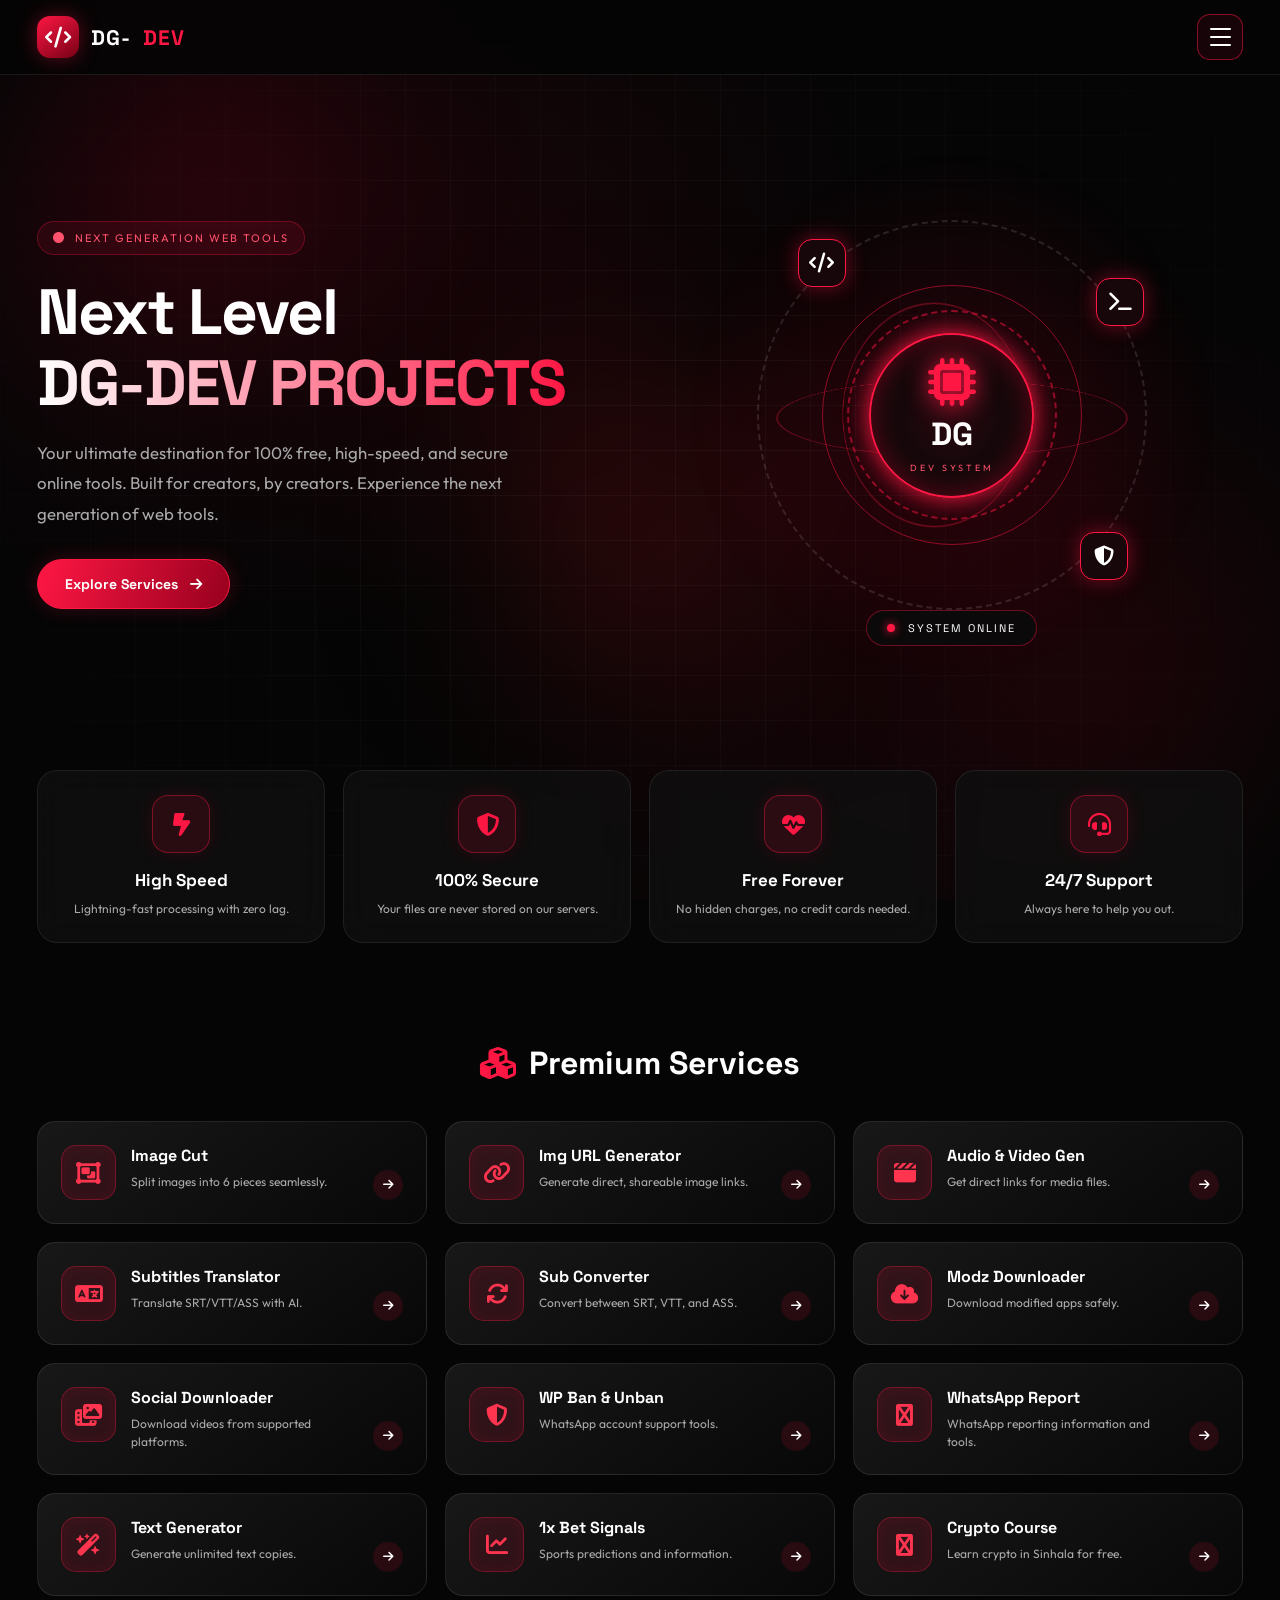
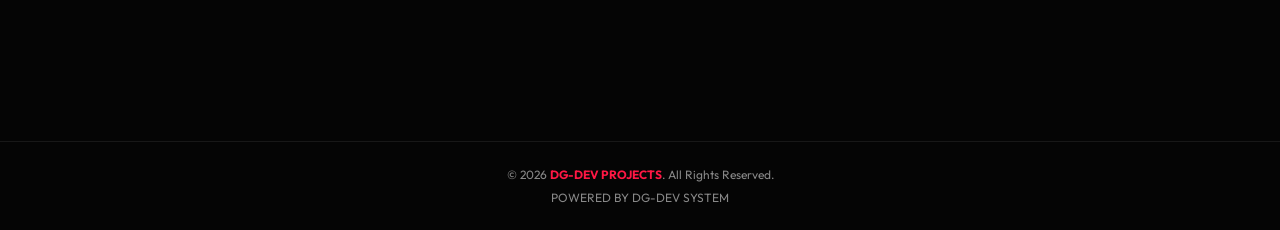
<file: index.html>
<!DOCTYPE html>
<html lang="en">
<head>
<meta charset="UTF-8">
<meta name="viewport" content="width=device-width, initial-scale=1">
<meta name="theme-color" content="#080808">
<title>DG-DEV PROJECTS | Next Level Tools</title>

<link rel="preconnect" href="https://fonts.googleapis.com">
<link rel="preconnect" href="https://fonts.gstatic.com" crossorigin>
<link href="https://fonts.googleapis.com/css2?family=Outfit:wght@300;400;500;600;700;800&family=Space+Grotesk:wght@400;500;600;700&display=swap" rel="stylesheet">
<link rel="stylesheet" href="https://cdnjs.cloudflare.com/ajax/libs/font-awesome/6.7.2/css/all.min.css">
<link rel="stylesheet" href="style.css">

<style>
/* HOME PAGE SPECIFIC STYLES (Hero, Cyber Scene, Services, Advantages) */
.hero {
  display:grid; grid-template-columns:1fr 1fr; gap:40px; align-items:center; padding:35px 0 60px;
}
.hero-tag {
  display:inline-flex; align-items:center; gap:9px; color:#ff536f; background:rgba(255,23,68,.09);
  border:1px solid rgba(255,23,68,.3); padding:9px 15px; border-radius:30px; font-size:11px;
  letter-spacing:2px; margin-bottom:22px;
}
.hero-tag i { animation:statusPulse 1s infinite alternate; }
.hero-text h1 {
  font-family:'Space Grotesk'; font-size:clamp(2.5rem,5vw,4.5rem); font-weight:700;
  line-height:1.1; margin-bottom:20px; letter-spacing:-2px;
}
.hero-text h1 span {
  background:linear-gradient(90deg,#fff,#ff1744,#ff647f,#fff); background-size:300%;
  -webkit-background-clip:text; background-clip:text; color:transparent; animation:redText 4s linear infinite;
}
@keyframes redText { to { background-position:300% center; } }
.hero-text p { font-size:1.05rem; color:#aaa; line-height:1.8; max-width:480px; margin-bottom:30px; }
.btn-rgb {
  display:inline-flex; align-items:center; gap:12px; padding:15px 27px; border:1px solid var(--red);
  border-radius:50px; color:white; background:linear-gradient(110deg,#ff1744,#97001e);
  font-family:'Space Grotesk'; font-weight:700; font-size:14px; box-shadow:0 0 20px rgba(255,23,68,.2);
  transition:.3s;
}
.btn-rgb:hover { transform:translateY(-4px); box-shadow:0 0 35px rgba(255,23,68,.5); }

/* 3D CYBER SCENE */
.cyber-scene {
  position:relative; width:100%; max-width:550px; aspect-ratio:1; margin:auto;
  display:flex; align-items:center; justify-content:center; perspective:1000px;
  overflow:hidden; border-radius:25px; background:radial-gradient(circle,rgba(255,0,45,.13),transparent 68%);
}
.cyber-core {
  width:165px; height:165px; border-radius:50%; display:flex; align-items:center; justify-content:center;
  background:radial-gradient(circle,#2b080f,#080808 70%); border:2px solid #ff1744;
  box-shadow:0 0 25px #ff1744,inset 0 0 30px rgba(255,0,50,.4); animation:coreFloat 3s ease-in-out infinite; z-index:3;
}
.core-inner { display:flex; flex-direction:column; align-items:center; gap:8px; }
.core-inner i { color:#ff1744; font-size:3rem; filter:drop-shadow(0 0 12px #ff1744); }
.core-inner span { font-family:'Space Grotesk'; font-size:2rem; font-weight:700; }
.core-inner small { color:#ff526d; letter-spacing:3px; font-size:9px; }
@keyframes coreFloat { 0%,100% { transform:translateY(0) rotateY(0); } 50% { transform:translateY(-12px) rotateY(12deg); } }

.cyber-orbit { position:absolute; border:1px solid rgba(255,23,68,.5); border-radius:50%; }
.orbit-one { width:260px; height:260px; animation:orbitOne 8s linear infinite; }
.orbit-two { width:350px; height:180px; transform:rotateX(65deg); animation:orbitTwo 10s linear infinite; }
.orbit-three { width:420px; height:220px; transform:rotateY(65deg); animation:orbitThree 12s linear infinite; }
@keyframes orbitOne { to { transform:rotate(360deg); } }
@keyframes orbitTwo { to { transform:rotateX(65deg) rotateZ(360deg); } }
@keyframes orbitThree { to { transform:rotateY(65deg) rotateZ(-360deg); } }

.cyber-ring { position:absolute; width:210px; height:210px; border:2px dashed rgba(255,23,68,.5); border-radius:50%; animation:ringSpin 15s linear infinite; }
.ring-two { width:390px; height:390px; border-color:rgba(255,255,255,.12); animation-duration:25s; animation-direction:reverse; }
@keyframes ringSpin { to { transform:rotate(360deg); } }

.cyber-node {
  position:absolute; width:48px; height:48px; display:grid; place-items:center; color:white;
  font-size:20px; background:#17060a; border:1px solid #ff1744; border-radius:14px;
  box-shadow:0 0 20px rgba(255,23,68,.4); z-index:4; animation:nodeFloat 3s ease-in-out infinite;
}
.node-one { top:18%;left:22%; } .node-two { bottom:20%;right:18%;animation-delay:-1s; } .node-three { top:25%;right:15%;animation-delay:-2s; }
@keyframes nodeFloat { 0%,100% { transform:translateY(0) rotate(0); } 50% { transform:translateY(-15px) rotate(8deg); } }

.cyber-status {
  position:absolute; bottom:8%; padding:10px 20px; background:rgba(10,10,10,.9);
  border:1px solid rgba(255,23,68,.4); border-radius:30px; font-family:'Space Grotesk'; font-size:11px; letter-spacing:2px;
}
.status-dot { display:inline-block; width:8px; height:8px; margin-right:8px; border-radius:50%; background:#ff1744; box-shadow:0 0 10px #ff1744; animation:statusPulse 1s infinite alternate; }
@keyframes statusPulse { to { opacity:.3;transform:scale(.7); } }

/* ADVANTAGES */
.advantages-grid { display:grid; grid-template-columns:repeat(4,1fr); gap:18px; margin:20px 0 65px; }
.adv-card { background:rgba(15,15,15,.8); border:1px solid rgba(255,255,255,.08); backdrop-filter:blur(15px); border-radius:20px; padding:24px 15px; text-align:center; transition:.35s; }
.adv-card:hover { transform:translateY(-8px); border-color:var(--red); box-shadow:0 10px 35px rgba(255,0,50,.15); }
.adv-icon { width:58px; height:58px; margin:0 auto 16px; border-radius:16px; display:grid; place-items:center; background:rgba(255,23,68,.12); color:#ff1744; border:1px solid rgba(255,23,68,.4); font-size:23px; box-shadow:0 0 20px rgba(255,23,68,.12); }
.adv-card h3 { font-family:'Space Grotesk'; font-size:17px; margin-bottom:8px; }
.adv-card p { font-size:12px; color:#aaa; line-height:1.6; }

/* SECTION & SERVICES */
.section-heading { font-family:'Space Grotesk'; font-size:2rem; font-weight:700; text-align:center; margin-bottom:38px; display:flex; align-items:center; justify-content:center; gap:13px; }
.section-heading i { color:var(--red); animation:headingSpin 8s linear infinite; }
@keyframes headingSpin { to { transform:rotate(360deg); } }

.services-grid { display:grid; grid-template-columns:repeat(3,1fr); gap:18px; }
.service-card { position:relative; overflow:hidden; background:linear-gradient(145deg,rgba(25,25,25,.95),rgba(8,8,8,.95)); border:1px solid rgba(255,255,255,.09); border-radius:18px; padding:23px; display:flex; align-items:flex-start; gap:15px; transition:.35s ease; }
.service-card::after { content:""; position:absolute; bottom:0; left:0; width:100%; height:2px; background:linear-gradient(90deg,transparent,#ff1744,white,#ff1744,transparent); transform:scaleX(0); transition:.4s; }
.service-card:hover { transform:translateY(-7px); border-color:rgba(255,23,68,.6); box-shadow:0 10px 35px rgba(255,0,50,.16); }
.service-card:hover::after { transform:scaleX(1); }
.sc-icon-box { width:55px; height:55px; border-radius:15px; display:grid; place-items:center; flex-shrink:0; font-size:22px; color:#ff354f; background:rgba(255,23,68,.12); border:1px solid rgba(255,23,68,.35); box-shadow:inset 0 0 15px rgba(255,0,50,.08); transition:.3s; }
.service-card:hover .sc-icon-box { transform:scale(1.1) rotate(5deg); box-shadow:0 0 20px rgba(255,23,68,.3); }
.sc-info { flex:1; }
.sc-info h3 { font-family:'Space Grotesk'; font-size:16px; font-weight:700; margin-bottom:7px; }
.sc-info p { font-size:12px; color:#aaa; line-height:1.5; }
.sc-arrow { width:30px; height:30px; border-radius:50%; display:grid; place-items:center; background:rgba(255,23,68,.12); color:white; font-size:12px; flex-shrink:0; align-self:flex-end; transition:.3s; }
.service-card:hover .sc-arrow { background:var(--red); box-shadow:0 0 20px rgba(255,23,68,.5); transform:translateX(5px); }

@media(max-width:1024px) {
  .hero { grid-template-columns:1fr; text-align:center; }
  .hero-text p { margin:0 auto 30px; }
  .advantages-grid { grid-template-columns:repeat(2,1fr); }
  .services-grid { grid-template-columns:repeat(2,1fr); }
}
@media(max-width:640px) {
  .hero { padding:20px 0 35px; gap:20px; }
  .hero-text h1 { font-size:2.25rem; letter-spacing:-1px; }
  .cyber-scene { max-width:390px; }
  .cyber-core { width:125px; height:125px; }
  .core-inner i { font-size:2.3rem; } .core-inner span { font-size:1.5rem; }
  .orbit-one { width:210px; height:210px; } .orbit-two { width:280px; height:145px; } .orbit-three { width:330px; height:170px; }
  .ring-two { width:320px; height:320px; }
  .advantages-grid { gap:11px; margin-bottom:45px; }
  .adv-card { padding:18px 8px; }
  .services-grid { grid-template-columns:1fr; gap:13px; }
  .section-heading { font-size:1.5rem; }
}
</style>
</head>
<body>

<!-- BACKGROUND -->
<div class="home-bg">
  <div class="rgb-blob blob-1"></div>
  <div class="rgb-blob blob-2"></div>
  <div class="rgb-blob blob-3"></div>
</div>

<!-- HEADER -->
<header class="header">
  <div class="header-inner">
    <a href="index.html" class="logo">
      <div class="logo-icon"><i class="fa-solid fa-code"></i></div>
      DG-<span>DEV</span>
    </a>
    <button class="menu-toggle" id="menuToggle" aria-label="Open menu" aria-expanded="false">
      <span></span><span></span><span></span>
    </button>
  </div>
</header>

<!-- MENU OVERLAY -->
<div class="nav-overlay" id="navOverlay"></div>

<!-- SIDE MENU -->
<nav class="side-menu" id="sideMenu">
  <div class="menu-heading">DG-DEV NAVIGATION</div>
  <a href="index.html" class="menu-link active"><i class="fa-solid fa-house"></i> Home</a>
  <a href="profile.html" class="menu-link"><i class="fa-solid fa-user"></i> Profile</a>
  <a href="#services" class="menu-link"><i class="fa-solid fa-layer-group"></i> All Services</a>
  
  <div class="menu-label">PREMIUM TOOLS</div>
  <a href="image-cut.html" class="menu-link"><i class="fa-solid fa-object-group"></i> Image Cut</a>
  <a href="img-url-generator.html" class="menu-link"><i class="fa-solid fa-link"></i> Img URL Generator</a>
  <a href="av-url-generator.html" class="menu-link"><i class="fa-solid fa-clapperboard"></i> Audio & Video Gen</a>
  <a href="subtitle-translator.html" class="menu-link"><i class="fa-solid fa-language"></i> Subtitles Translator</a>
  <a href="subtitle-converter.html" class="menu-link"><i class="fa-solid fa-arrows-rotate"></i> Sub Converter</a>
  <a href="modz-downloader.html" class="menu-link"><i class="fa-solid fa-cloud-arrow-down"></i> Modz Downloader</a>
  <a href="social-downloader.html" class="menu-link"><i class="fa-solid fa-photo-film"></i> Social Downloader</a>
  <a href="wp-ban-unban.html" class="menu-link"><i class="fa-solid fa-shield-halved"></i> WP Ban & Unban</a>
  <a href="whatsapp-report.html" class="menu-link"><i class="fa-brands fa-whatsapp"></i> WhatsApp Report</a>
  <a href="text-generator.html" class="menu-link"><i class="fa-solid fa-wand-magic-sparkles"></i> Text Generator</a>
  <a href="1xbet-signals.html" class="menu-link"><i class="fa-solid fa-chart-line"></i> 1x Bet Signals</a>
  <a href="crypto-course.html" class="menu-link"><i class="fa-brands fa-bitcoin"></i> Crypto Course</a>
  <a href="about.html" class="menu-link"><i class="fa-solid fa-circle-info"></i> About</a>
</nav>

<!-- MAIN CONTENT -->
<main class="page-container">
  <section class="hero">
    <div class="hero-text">
      <div class="hero-tag">
        <i class="fa-solid fa-circle"></i> NEXT GENERATION WEB TOOLS
      </div>
      <h1>Next Level<br><span>DG-DEV PROJECTS</span></h1>
      <p>Your ultimate destination for 100% free, high-speed, and secure online tools. Built for creators, by creators. Experience the next generation of web tools.</p>
      <button class="btn-rgb" onclick="document.getElementById('services').scrollIntoView({behavior:'smooth'})">
        Explore Services <i class="fa-solid fa-arrow-right"></i>
      </button>
    </div>

    <div class="cyber-scene">
      <div class="cyber-orbit orbit-one"></div>
      <div class="cyber-orbit orbit-two"></div>
      <div class="cyber-orbit orbit-three"></div>
      <div class="cyber-ring"></div>
      <div class="cyber-ring ring-two"></div>
      <div class="cyber-core">
        <div class="core-inner">
          <i class="fa-solid fa-microchip"></i>
          <span>DG</span>
          <small>DEV SYSTEM</small>
        </div>
      </div>
      <div class="cyber-node node-one"><i class="fa-solid fa-code"></i></div>
      <div class="cyber-node node-two"><i class="fa-solid fa-shield-halved"></i></div>
      <div class="cyber-node node-three"><i class="fa-solid fa-terminal"></i></div>
      <div class="cyber-status"><span class="status-dot"></span> SYSTEM ONLINE</div>
    </div>
  </section>

  <section class="advantages-grid">
    <div class="adv-card"><div class="adv-icon"><i class="fa-solid fa-bolt-lightning"></i></div><h3>High Speed</h3><p>Lightning-fast processing with zero lag.</p></div>
    <div class="adv-card"><div class="adv-icon"><i class="fa-solid fa-shield-halved"></i></div><h3>100% Secure</h3><p>Your files are never stored on our servers.</p></div>
    <div class="adv-card"><div class="adv-icon"><i class="fa-solid fa-heart-pulse"></i></div><h3>Free Forever</h3><p>No hidden charges, no credit cards needed.</p></div>
    <div class="adv-card"><div class="adv-icon"><i class="fa-solid fa-headset"></i></div><h3>24/7 Support</h3><p>Always here to help you out.</p></div>
  </section>

  <section id="services" style="padding-top:35px;">
    <h2 class="section-heading"><i class="fa-solid fa-cubes"></i> Premium Services</h2>
    <div class="services-grid" id="servicesGrid"></div>
  </section>
</main>

<!-- FOOTER -->
<footer class="footer">
  <p>© 2026 <span>DG-DEV PROJECTS</span>. All Rights Reserved.</p>
  <p style="margin-top:8px;">POWERED BY DG-DEV SYSTEM</p>
</footer>

<script>
const services = [
  { icon:'fa-object-group', name:'Image Cut', desc:'Split images into 6 pieces seamlessly.', href:'image-cut.html' },
  { icon:'fa-link', name:'Img URL Generator', desc:'Generate direct, shareable image links.', href:'img-url-generator.html' },
  { icon:'fa-clapperboard', name:'Audio & Video Gen', desc:'Get direct links for media files.', href:'av-url-generator.html' },
  { icon:'fa-language', name:'Subtitles Translator', desc:'Translate SRT/VTT/ASS with AI.', href:'subtitle-translator.html' },
  { icon:'fa-arrows-rotate', name:'Sub Converter', desc:'Convert between SRT, VTT, and ASS.', href:'subtitle-converter.html' },
  { icon:'fa-cloud-arrow-down', name:'Modz Downloader', desc:'Download modified apps safely.', href:'modz-downloader.html' },
  { icon:'fa-photo-film', name:'Social Downloader', desc:'Download videos from supported platforms.', href:'social-downloader.html' },
  { icon:'fa-shield-halved', name:'WP Ban & Unban', desc:'WhatsApp account support tools.', href:'wp-ban-unban.html' },
  { icon:'fa-whatsapp', name:'WhatsApp Report', desc:'WhatsApp reporting information and tools.', href:'whatsapp-report.html' },
  { icon:'fa-wand-magic-sparkles', name:'Text Generator', desc:'Generate unlimited text copies.', href:'text-generator.html' },
  { icon:'fa-chart-line', name:'1x Bet Signals', desc:'Sports predictions and information.', href:'1xbet-signals.html' },
  { icon:'fa-bitcoin', name:'Crypto Course', desc:'Learn crypto in Sinhala for free.', href:'crypto-course.html' }
];

document.getElementById('servicesGrid').innerHTML = services.map(s => `
  <a href="${s.href}" class="service-card">
    <div class="sc-icon-box"><i class="fa-solid ${s.icon}"></i></div>
    <div class="sc-info"><h3>${s.name}</h3><p>${s.desc}</p></div>
    <div class="sc-arrow"><i class="fa-solid fa-arrow-right"></i></div>
  </a>
`).join('');

// HAMBURGER MENU LOGIC
const menuToggle = document.getElementById('menuToggle');
const sideMenu = document.getElementById('sideMenu');
const navOverlay = document.getElementById('navOverlay');

function toggleMenu() {
  const isOpen = sideMenu.classList.toggle('active');
  menuToggle.classList.toggle('active', isOpen);
  navOverlay.classList.toggle('active', isOpen);
  menuToggle.setAttribute('aria-expanded', isOpen);
  document.body.style.overflow = isOpen ? 'hidden' : '';
}

menuToggle.addEventListener('click', toggleMenu);
navOverlay.addEventListener('click', toggleMenu);

document.querySelectorAll('.menu-link').forEach(link => {
  link.addEventListener('click', () => {
    sideMenu.classList.remove('active');
    menuToggle.classList.remove('active');
    navOverlay.classList.remove('active');
    menuToggle.setAttribute('aria-expanded', 'false');
    document.body.style.overflow = '';
  });
});

document.addEventListener('keydown', e => {
  if(e.key === 'Escape') {
    sideMenu.classList.remove('active');
    menuToggle.classList.remove('active');
    navOverlay.classList.remove('active');
    document.body.style.overflow = '';
  }
});
</script>
</body>
</html>
</file>
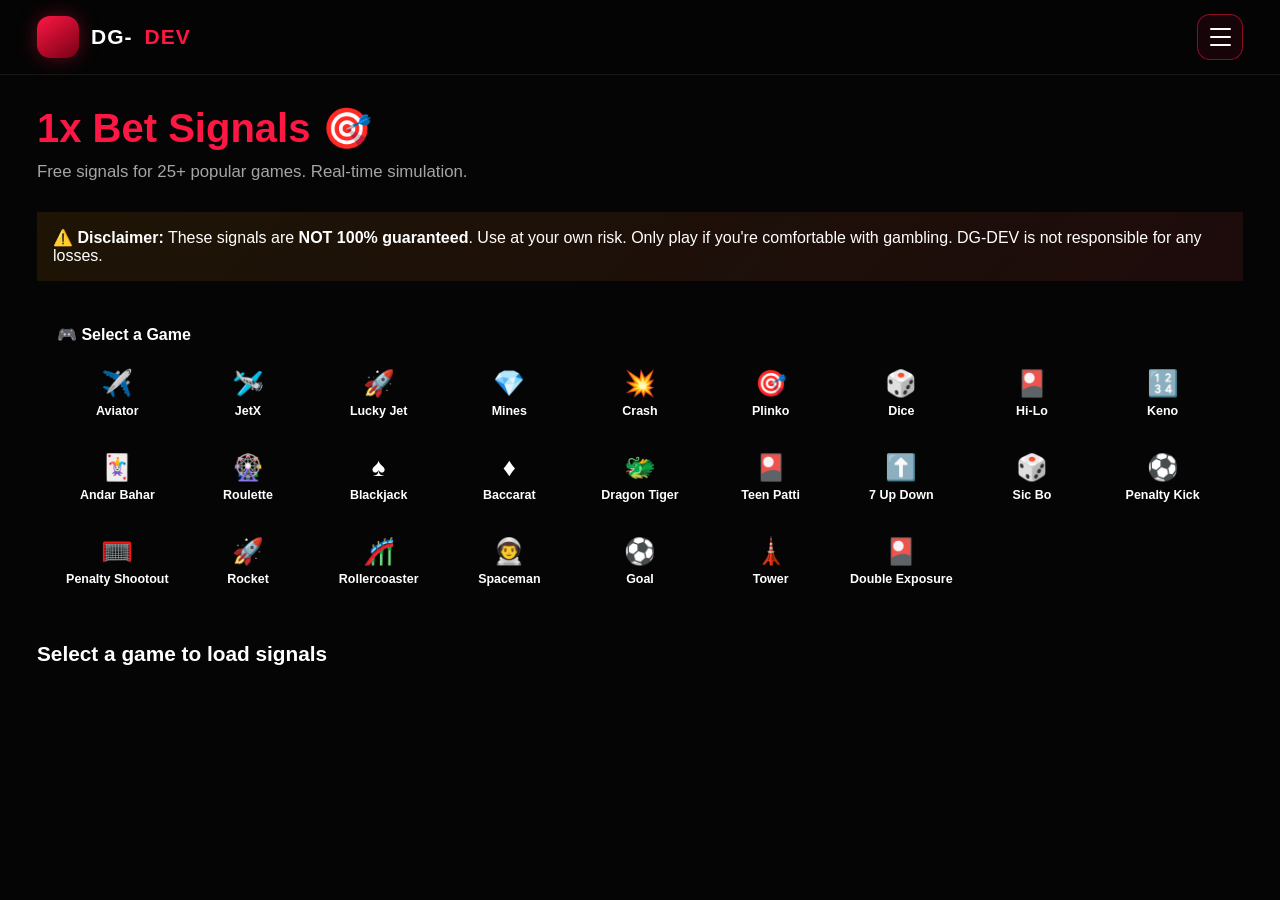
<file: 1xbet-signals.html>
<!DOCTYPE html>
<html lang="en">
<head>
<meta charset="UTF-8"><meta name="viewport" content="width=device-width,initial-scale=1">
<title>1x Bet Signals - DG-DEV PROJECTS</title>
<link href="https://fonts.googleapis.com/css2?family=Inter:wght@400;500;600;700;800&family=Noto+Sans+Sinhala:wght@400;500;600;700&display=swap" rel="stylesheet">
<link rel="stylesheet" href="style.css">
<script>(function(){const t=localStorage.getItem('dgdev-theme')||'light';document.documentElement.setAttribute('data-theme',t);})();</script>
<style>
.warning-box{background:linear-gradient(135deg,rgba(245,158,11,.1),rgba(239,68,68,.1));border:1px solid var(--warning);border-radius:var(--radius);padding:16px;margin-bottom:24px}
.warning-box strong{color:var(--warning)}
.game-select-box{background:var(--card);border:1px solid var(--border);border-radius:var(--radius-lg);padding:20px;margin-bottom:24px}
.game-select-box h3{margin-bottom:12px;font-size:1rem}
.games-grid{display:grid;grid-template-columns:repeat(auto-fill,minmax(110px,1fr));gap:10px}
.game-item{display:flex;flex-direction:column;align-items:center;justify-content:center;gap:6px;padding:12px 8px;background:var(--bg-2);border:1px solid var(--border);border-radius:12px;cursor:pointer;transition:all .2s;font-size:.78rem;text-align:center;font-weight:600}
.game-item:hover{border-color:var(--primary);transform:translateY(-2px)}
.game-item.active{background:var(--accent-grad);color:#fff;border-color:transparent}
.game-item .game-icon{font-size:1.6rem}
.signals-wrap{margin-top:24px}
.signals-header h2{font-size:1.3rem;font-weight:700;margin-bottom:16px}
.signals-grid{display:grid;grid-template-columns:repeat(auto-fill,minmax(280px,1fr));gap:14px}
.signal-card{background:var(--card);border:1px solid var(--border);border-radius:var(--radius);padding:16px;position:relative;overflow:hidden;animation:signalIn .5s ease both}
@keyframes signalIn{from{opacity:0;transform:translateY(20px)}to{opacity:1;transform:none}}
.signal-card::after{content:'DG-DEV';position:absolute;bottom:8px;right:10px;font-size:.65rem;font-weight:800;letter-spacing:1px;background:var(--accent-grad);-webkit-background-clip:text;background-clip:text;color:transparent;opacity:.7}
.signal-head{display:flex;justify-content:space-between;align-items:center;margin-bottom:10px;font-size:.85rem;color:var(--text-muted);font-weight:600}
.signal-prediction{font-size:1.4rem;font-weight:800;background:var(--accent-grad);-webkit-background-clip:text;background-clip:text;color:transparent;margin:6px 0}
.signal-meta{display:flex;gap:14px;font-size:.8rem;margin-top:10px}
.signal-ping{display:inline-flex;align-items:center;gap:4px}
.ping-dot{width:8px;height:8px;border-radius:50%}
.ping-green{background:var(--success)}.ping-yellow{background:var(--warning)}.ping-red{background:var(--danger)}
.confidence-bar{height:5px;background:var(--border);border-radius:3px;margin-top:10px;overflow:hidden}
.confidence-fill{height:100%;background:var(--accent-grad);border-radius:3px}
.skeleton{background:var(--card);border:1px solid var(--border);border-radius:var(--radius);padding:16px;height:150px;position:relative;overflow:hidden}
.skeleton::after{content:'';position:absolute;inset:0;background:linear-gradient(110deg,transparent 30%,rgba(255,255,255,.1) 50%,transparent 70%);animation:shimmer 1.2s linear infinite}
@keyframes shimmer{from{transform:translateX(-100%)}to{transform:translateX(100%)}}
</style>
</head>
<body>
<main class="page-container">
  <h1 class="page-title">1x Bet Signals 🎯</h1>
  <p class="page-subtitle">Free signals for 25+ popular games. Real-time simulation.</p>
  <div class="warning-box"><strong>⚠️ Disclaimer:</strong> These signals are <strong>NOT 100% guaranteed</strong>. Use at your own risk. Only play if you're comfortable with gambling. DG-DEV is not responsible for any losses.</div>
  <div class="game-select-box"><h3>🎮 Select a Game</h3><div class="games-grid" id="gamesGrid"></div></div>
  <div class="signals-wrap">
    <div class="signals-header"><h2 id="signalsTitle">Select a game to load signals</h2></div>
    <div class="signals-grid" id="signalsGrid"></div>
  </div>
</main>
<script src="main.js"></script>
<script>
(function(){
  const GAMES=[
    {id:'aviator',name:'Aviator',icon:'✈️',preds:['1.5x - 2.0x','1.8x','2.5x','1.3x','3.0x','2.2x']},
    {id:'jetx',name:'JetX',icon:'🛩️',preds:['1.6x - 2.2x','2.0x','1.4x','2.8x','3.2x']},
    {id:'luckyjet',name:'Lucky Jet',icon:'🚀',preds:['1.7x','2.1x','1.5x','2.5x','3.0x']},
    {id:'mines',name:'Mines',icon:'💎',preds:['Safe: 3 mines','Safe: 5 mines','Safe: 2 mines','Safe: 4 mines']},
    {id:'crash',name:'Crash',icon:'💥',preds:['1.5x','2.0x','2.5x','1.8x','3.0x']},
    {id:'plinko',name:'Plinko',icon:'🎯',preds:['Low risk','Medium risk','High risk','Low risk']},
    {id:'dice',name:'Dice',icon:'🎲',preds:['Over 50','Under 50','Exact 25','Over 45','Under 55']},
    {id:'hilo',name:'Hi-Lo',icon:'🎴',preds:['Hi','Lo','Hi','Lo','Hi']},
    {id:'keno',name:'Keno',icon:'🔢',preds:['7,12,23,45','5,18,33,50','11,22,36,48']},
    {id:'andarbahar',name:'Andar Bahar',icon:'🃏',preds:['Andar','Bahar','Andar','Bahar','Andar']},
    {id:'roulette',name:'Roulette',icon:'🎡',preds:['Red','Black','Red','Green','Black']},
    {id:'blackjack',name:'Blackjack',icon:'♠️',preds:['Hit','Stand','Double','Hit','Stand']},
    {id:'baccarat',name:'Baccarat',icon:'♦️',preds:['Player','Banker','Tie','Player','Banker']},
    {id:'dragontiger',name:'Dragon Tiger',icon:'🐲',preds:['Dragon','Tiger','Dragon','Tiger','Dragon']},
    {id:'teenpatti',name:'Teen Patti',icon:'🎴',preds:['Player A','Player B','Player C','Player A']},
    {id:'7updown',name:'7 Up Down',icon:'⬆️',preds:['7 Up','7 Down','7 Up','7 Down','7 Up']},
    {id:'sicbo',name:'Sic Bo',icon:'🎲',preds:['Big','Small','Big','Small','Any Triple']},
    {id:'penalty',name:'Penalty Kick',icon:'⚽',preds:['Left','Center','Right','Left','Right']},
    {id:'shootout',name:'Penalty Shootout',icon:'🥅',preds:['Goal','Miss','Goal','Save','Goal']},
    {id:'rocket',name:'Rocket',icon:'🚀',preds:['1.8x','2.4x','1.5x','2.0x','3.1x']},
    {id:'rollercoaster',name:'Rollercoaster',icon:'🎢',preds:['1.6x','2.2x','1.9x','2.7x']},
    {id:'spaceman',name:'Spaceman',icon:'👨‍🚀',preds:['1.7x','2.5x','2.0x','1.4x']},
    {id:'goal',name:'Goal',icon:'⚽',preds:['Goal','No Goal','Goal','Goal','No Goal']},
    {id:'tower',name:'Tower',icon:'🗼',preds:['Easy','Medium','Hard','Easy','Medium']},
    {id:'double',name:'Double Exposure',icon:'🎴',preds:['Player','Banker','Player','Tie','Banker']}
  ];
  const grid=document.getElementById('gamesGrid'),signalsGrid=document.getElementById('signalsGrid'),title=document.getElementById('signalsTitle');
  grid.innerHTML=GAMES.map(g=>`<div class="game-item" data-id="${g.id}"><span class="game-icon">${g.icon}</span><span>${g.name}</span></div>`).join('');
  grid.querySelectorAll('.game-item').forEach(el=>el.onclick=()=>{
    grid.querySelectorAll('.game-item').forEach(x=>x.classList.remove('active'));
    el.classList.add('active');
    loadSignals(GAMES.find(g=>g.id===el.dataset.id));
  });
  function loadSignals(game){
    title.textContent=`${game.icon} ${game.name} - Live Signals`;
    signalsGrid.innerHTML=Array(5).fill('<div class="skeleton"></div>').join('');
    setTimeout(()=>{
      const now=Date.now(),signals=[];
      for(let i=0;i<5;i++){
        const t=new Date(now-i*60000),timeStr=t.toLocaleTimeString('en-US',{hour12:false});
        const ping=Math.floor(Math.random()*80)+20,confidence=Math.floor(Math.random()*12)+88;
        const period=`${t.getFullYear()}${String(t.getMonth()+1).padStart(2,'0')}${String(t.getDate()).padStart(2,'0')}${String(Math.floor(Math.random()*9999)).padStart(4,'0')}`;
        signals.push({period,timeStr,ping,confidence,prediction:game.preds[Math.floor(Math.random()*game.preds.length)]});
      }
      signalsGrid.innerHTML=signals.map((s,i)=>{
        const pingClass=s.ping<50?'ping-green':s.ping<100?'ping-yellow':'ping-red';
        return `<div class="signal-card" style="animation-delay:${i*0.05}s"><div class="signal-head"><span>#${s.period}</span><span>🕒 ${s.timeStr}</span></div><div class="signal-prediction">${s.prediction}</div><div class="signal-meta"><span class="signal-ping"><span class="ping-dot ${pingClass}"></span> Ping ${s.ping}ms</span><span>Confidence ${s.confidence}%</span></div><div class="confidence-bar"><div class="confidence-fill" style="width:${s.confidence}%"></div></div></div>`;
      }).join('');
    },700);
  }
})();
</script>
</body>
</html>
</file>
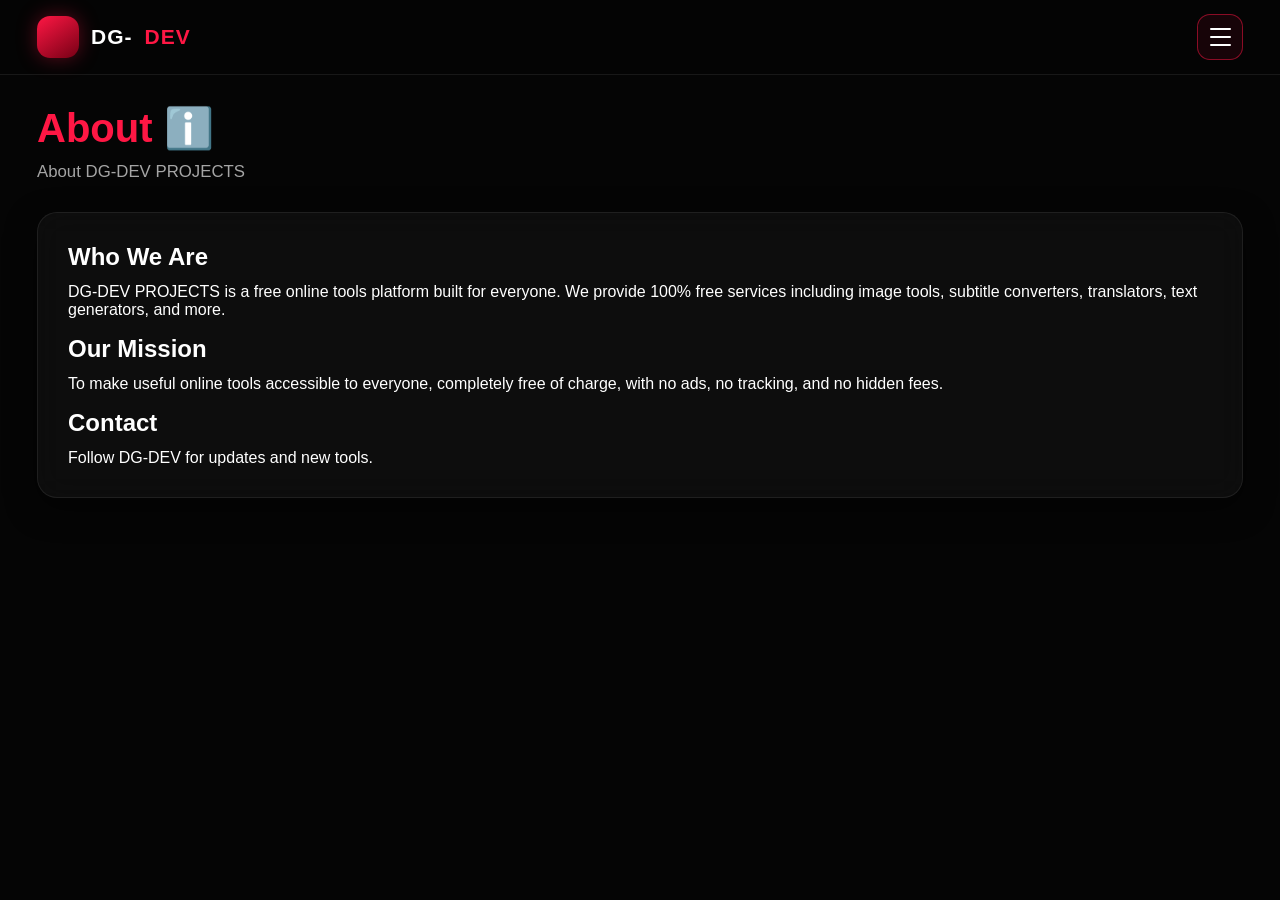
<file: about.html>
<!DOCTYPE html>
<html lang="en">
<head>
<meta charset="UTF-8"><meta name="viewport" content="width=device-width,initial-scale=1">
<title>About - DG-DEV PROJECTS</title>
<link href="https://fonts.googleapis.com/css2?family=Inter:wght@400;500;600;700;800&family=Noto+Sans+Sinhala:wght@400;500;600;700&display=swap" rel="stylesheet">
<link rel="stylesheet" href="style.css">
<script>(function(){const t=localStorage.getItem('dgdev-theme')||'light';document.documentElement.setAttribute('data-theme',t);})();</script>
</head>
<body>
<main class="page-container">
  <h1 class="page-title">About ℹ️</h1>
  <p class="page-subtitle">About DG-DEV PROJECTS</p>
  <div class="card">
    <h2 style="margin-bottom:12px">Who We Are</h2>
    <p style="color:var(--text-muted);margin-bottom:16px">DG-DEV PROJECTS is a free online tools platform built for everyone. We provide 100% free services including image tools, subtitle converters, translators, text generators, and more.</p>
    <h2 style="margin-bottom:12px">Our Mission</h2>
    <p style="color:var(--text-muted);margin-bottom:16px">To make useful online tools accessible to everyone, completely free of charge, with no ads, no tracking, and no hidden fees.</p>
    <h2 style="margin-bottom:12px">Contact</h2>
    <p style="color:var(--text-muted)">Follow DG-DEV for updates and new tools.</p>
  </div>
</main>
<script src="main.js"></script>
</body>
</html>
</file>
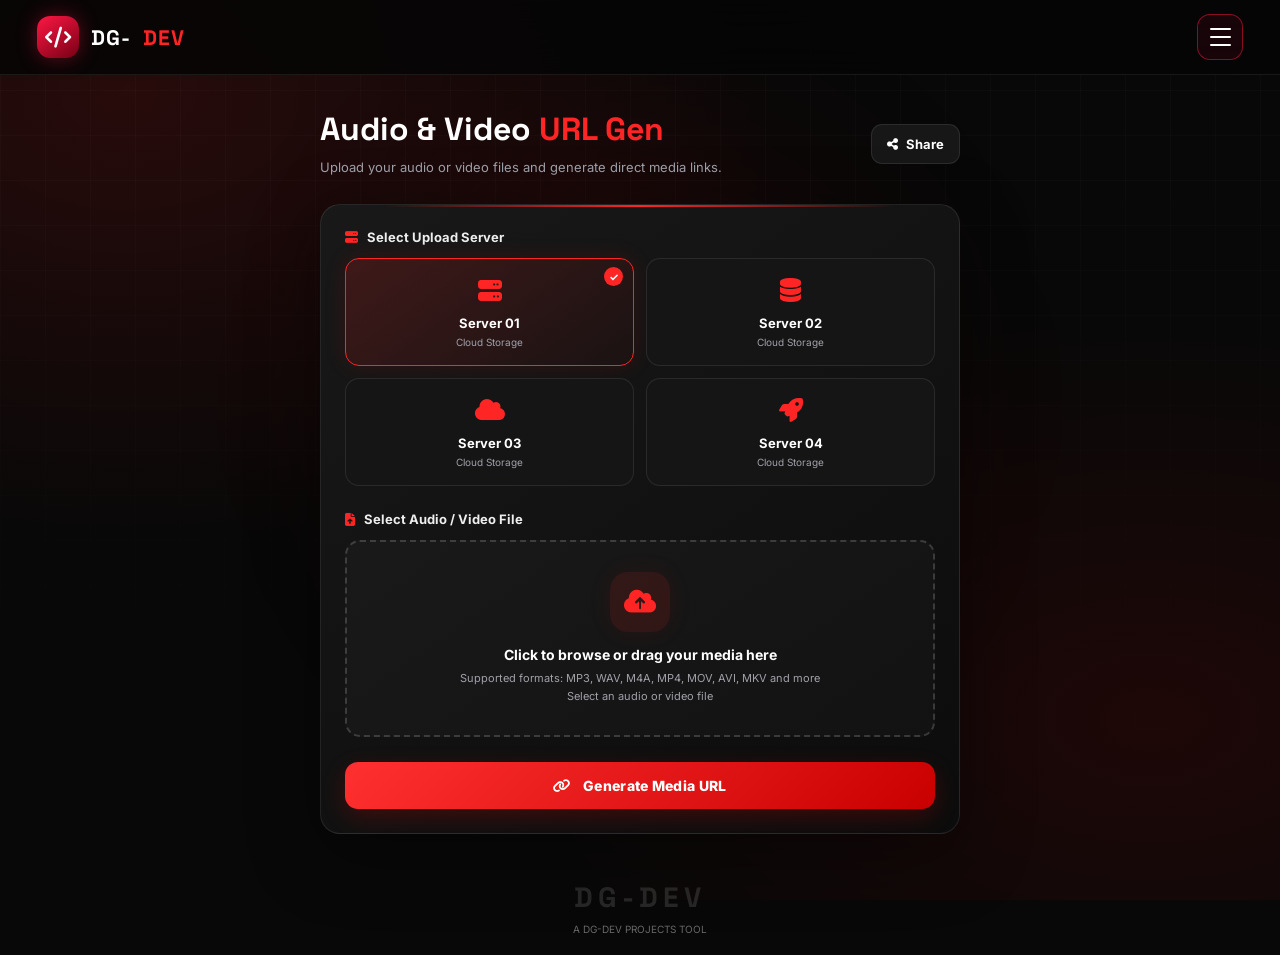
<file: av-url-generator.html>
<!DOCTYPE html>
<html lang="en">
<head>
<meta charset="UTF-8">
<meta name="viewport" content="width=device-width, initial-scale=1.0">
<meta name="theme-color" content="#080808">
<title>Audio & Video URL Generator - DG-DEV PROJECTS</title>

<link rel="preconnect" href="https://fonts.googleapis.com">
<link rel="preconnect" href="https://fonts.gstatic.com" crossorigin>
<link href="https://fonts.googleapis.com/css2?family=Inter:wght@400;500;600;700;800&family=Space+Grotesk:wght@400;500;600;700&display=swap" rel="stylesheet">
<link rel="stylesheet" href="https://cdnjs.cloudflare.com/ajax/libs/font-awesome/6.7.2/css/all.min.css">

<style>
:root {
  --bg: #080808;
  --card: #111111;
  --card2: #171717;
  --red: #ff2525;
  --red2: #d90000;
  --white: #ffffff;
  --muted: #a1a1aa;
  --border: rgba(255,255,255,.09);
  --green: #20d98a;
}

* {
  margin: 0;
  padding: 0;
  box-sizing: border-box;
}

body {
  min-height: 100vh;
  background: var(--bg);
  color: var(--white);
  font-family: 'Inter', sans-serif;
  overflow-x: hidden;
}

button, input {
  font: inherit;
}

/* =====================================
   HEADER & NAVIGATION
===================================== */
.header {
  width: 100%; height: 75px; position: sticky; top: 0; z-index: 1000;
  background: rgba(5,5,5,.85); backdrop-filter: blur(20px); border-bottom: 1px solid rgba(255,255,255,.08);
}
.header-inner {
  max-width: 1250px; height: 100%; margin: auto; padding: 0 22px;
  display: flex; align-items: center; justify-content: space-between;
}
.logo {
  display: flex; align-items: center; gap: 12px; font-family: 'Space Grotesk', sans-serif;
  font-size: 21px; font-weight: 800; letter-spacing: 1px; text-decoration: none; color: white;
}
.logo span { color: var(--red); }
.logo-icon {
  width: 42px; height: 42px; display: grid; place-items: center; border-radius: 13px;
  color: white; background: linear-gradient(145deg, #ff1744, #760015); box-shadow: 0 0 20px rgba(255,23,68,.35);
}
.menu-toggle {
  width: 46px; height: 46px; border-radius: 13px; border: 1px solid rgba(255,23,68,.5);
  background: rgba(255,23,68,.08); display: flex; flex-direction: column; justify-content: center;
  align-items: center; gap: 6px; transition: .3s; z-index: 1002;
}
.menu-toggle:hover { background: var(--red); box-shadow: 0 0 20px rgba(255,23,68,.5); }
.menu-toggle span { width: 21px; height: 2px; background: white; border-radius: 5px; transition: .3s; }
.menu-toggle.active span:nth-child(1) { transform: translateY(8px) rotate(45deg); }
.menu-toggle.active span:nth-child(2) { opacity: 0; transform: translateX(-10px); }
.menu-toggle.active span:nth-child(3) { transform: translateY(-8px) rotate(-45deg); }

.nav-overlay {
  position: fixed; inset: 0; z-index: 998; background: rgba(0,0,0,.7);
  opacity: 0; visibility: hidden; transition: .3s;
}
.nav-overlay.active { opacity: 1; visibility: visible; }
.side-menu {
  position: fixed; z-index: 1001; top: 0; right: -360px; width: 320px; max-width: 85%;
  height: 100vh; padding: 100px 22px 30px; background: rgba(10,10,10,.97);
  backdrop-filter: blur(20px); border-left: 1px solid rgba(255,23,68,.25);
  transition: .4s cubic-bezier(.77,0,.18,1); overflow-y: auto;
}
.side-menu.active { right: 0; }
.menu-heading { color: var(--red); font-family: 'Space Grotesk', sans-serif; font-size: 12px; letter-spacing: 3px; margin-bottom: 20px; }
.menu-link {
  display: flex; align-items: center; gap: 15px; padding: 15px; margin-bottom: 9px;
  background: rgba(255,255,255,.035); border: 1px solid rgba(255,255,255,.06);
  border-radius: 12px; color: #ddd; font-size: 14px; transition: .3s; text-decoration: none;
}
.menu-link i { width: 22px; text-align: center; color: var(--red); font-size: 16px; }
.menu-link:hover { background: rgba(255,23,68,.12); border-color: var(--red); transform: translateX(-5px); color: white; }
.menu-link.active { background: rgba(255,23,68,.15); border-color: var(--red); color: #fff; }
.menu-label { padding: 18px 5px 8px; color: #ff536f; font-family: 'Space Grotesk', sans-serif; font-size: 11px; letter-spacing: 2px; }

/* =====================================
   NEW RED NEON LOADER
===================================== */
.dgdev-loader-overlay {
  position: fixed; inset: 0; background: var(--bg);
  display: flex; flex-direction: column; align-items: center;
  justify-content: center; gap: 25px; z-index: 99999;
  transition: opacity 0.5s ease, visibility 0.5s ease;
}
.dgdev-loader-overlay.hidden { opacity: 0; visibility: hidden; }
.loader-wrapper { position: relative; width: 100px; height: 100px; }
.loader-wrapper .inner {
  position: absolute; box-sizing: border-box; width: 100%; height: 100%;
  border-radius: 50%; border: 4px solid transparent;
}
.loader-wrapper .inner.one {
  border-top-color: #ff1744; border-right-color: #ff1744;
  animation: rotate-one 1s linear infinite;
}
.loader-wrapper .inner.two {
  border-bottom-color: #ff003c; border-left-color: #ff003c;
  animation: rotate-two 1s linear infinite;
}
.loader-wrapper .inner.three {
  border-top-color: #ff526d; border-right-color: #ff526d;
  animation: rotate-three 1s linear infinite;
}
@keyframes rotate-one { 0% { transform: rotateX(35deg) rotateY(-45deg) rotateZ(0deg); } 100% { transform: rotateX(35deg) rotateY(-45deg) rotateZ(360deg); } }
@keyframes rotate-two { 0% { transform: rotateX(50deg) rotateY(10deg) rotateZ(0deg); } 100% { transform: rotateX(50deg) rotateY(10deg) rotateZ(360deg); } }
@keyframes rotate-three { 0% { transform: rotateX(35deg) rotateY(55deg) rotateZ(0deg); } 100% { transform: rotateX(35deg) rotateY(55deg) rotateZ(360deg); } }

.loader-brand {
  font-family: 'Space Grotesk', sans-serif; font-size: 16px; font-weight: 700; letter-spacing: 3px;
  color: var(--red); animation: pulse 1.5s ease-in-out infinite;
}
@keyframes pulse { 0%, 100% { opacity: 0.7; } 50% { opacity: 1; } }

/* BACKGROUND */

.animated-bg {
  position: fixed;
  inset: 0;
  z-index: -2;
  background:
    radial-gradient(ellipse at 10% 10%, rgba(255,30,30,.13), transparent 40%),
    radial-gradient(ellipse at 90% 80%, rgba(255,0,0,.09), transparent 40%),
    #080808;
}

.grid-bg {
  position: absolute;
  inset: 0;
  background-image:
    linear-gradient(rgba(255,255,255,.025) 1px, transparent 1px),
    linear-gradient(90deg, rgba(255,255,255,.025) 1px, transparent 1px);
  background-size: 45px 45px;
  mask-image: linear-gradient(to bottom, black, transparent 90%);
}

.glow {
  position: absolute;
  width: 450px;
  height: 450px;
  background: rgba(255,0,0,.10);
  filter: blur(110px);
  border-radius: 50%;
  top: 20%;
  left: 50%;
  transform: translateX(-50%);
  animation: glowMove 6s ease-in-out infinite alternate;
}

@keyframes glowMove {
  from { transform: translate(-60px,0) scale(.8); }
  to { transform: translate(60px,0) scale(1.2); }
}

/* MAIN */

.page-container {
  width: 100%;
  max-width: 680px;
  margin: auto;
  padding: 35px 20px 20px;
}

.top-bar {
  display: flex;
  align-items: center;
  justify-content: space-between;
  gap: 12px;
  margin-bottom: 26px;
}

.page-title {
  font-family: 'Space Grotesk', sans-serif;
  font-size: clamp(23px, 5vw, 32px);
  font-weight: 700;
  line-height: 1.2;
}

.page-title span {
  color: var(--red);
}

.page-subtitle {
  color: var(--muted);
  font-size: 13px;
  margin-top: 9px;
  line-height: 1.6;
}

.share-btn {
  flex-shrink: 0;
  border: 1px solid var(--border);
  color: white;
  background: #171717;
  padding: 11px 15px;
  border-radius: 11px;
  cursor: pointer;
  display: flex;
  align-items: center;
  gap: 8px;
  font-size: 13px;
  font-weight: 700;
  transition: .25s;
}

.share-btn:hover {
  border-color: var(--red);
  background: rgba(255,0,0,.12);
  transform: translateY(-2px);
}

/* MAIN CARD */

.card {
  background: linear-gradient(145deg, rgba(25,25,25,.98), rgba(12,12,12,.98));
  border: 1px solid var(--border);
  border-radius: 20px;
  padding: 24px;
  box-shadow: 0 20px 70px rgba(0,0,0,.4);
  position: relative;
  overflow: hidden;
}

.card::before {
  content: "";
  position: absolute;
  top: 0;
  left: 10%;
  right: 10%;
  height: 2px;
  background: linear-gradient(90deg, transparent, var(--red), transparent);
}

.section-label {
  font-size: 13px;
  font-weight: 700;
  color: #eeeeee;
  display: flex;
  align-items: center;
  gap: 9px;
  margin-bottom: 13px;
}

.section-label i {
  color: var(--red);
}

.form-group {
  margin-bottom: 25px;
}

/* SERVERS */

.server-grid {
  display: grid;
  grid-template-columns: repeat(2, 1fr);
  gap: 12px;
}

.server-card {
  min-height: 105px;
  padding: 17px 10px;
  border: 1px solid var(--border);
  border-radius: 14px;
  cursor: pointer;
  background: #151515;
  text-align: center;
  transition: .25s;
  position: relative;
}

.server-card:hover {
  border-color: rgba(255,40,40,.65);
  transform: translateY(-2px);
  background: #1d1111;
}

.server-card.active {
  border: 1px solid var(--red);
  background: linear-gradient(145deg, rgba(255,30,30,.17), rgba(100,0,0,.08));
  box-shadow: 0 0 22px rgba(255,0,0,.12);
}

.server-card.active::after {
  content: "✓";
  position: absolute;
  top: 8px;
  right: 10px;
  width: 19px;
  height: 19px;
  display: grid;
  place-items: center;
  border-radius: 50%;
  background: var(--red);
  color: white;
  font-size: 11px;
  font-weight: bold;
}

.server-icon {
  font-size: 24px;
  color: var(--red);
  margin-bottom: 10px;
}

.server-title {
  font-size: 13px;
  font-weight: 700;
}

.server-status {
  font-size: 10px;
  color: var(--muted);
  margin-top: 5px;
}

/* UPLOAD */

.upload-zone {
  display: block;
  width: 100%;
  padding: 30px 15px;
  border: 2px dashed rgba(255,255,255,.17);
  border-radius: 15px;
  background: rgba(255,255,255,.025);
  text-align: center;
  cursor: pointer;
  transition: .25s;
}

.upload-zone:hover,
.upload-zone.dragover {
  border-color: var(--red);
  background: rgba(255,0,0,.06);
}

.upload-icon {
  width: 60px;
  height: 60px;
  border-radius: 18px;
  display: grid;
  place-items: center;
  margin: 0 auto 14px;
  background: rgba(255,35,35,.12);
  color: var(--red);
  font-size: 26px;
  box-shadow: 0 0 25px rgba(255,0,0,.08);
}

.upload-main-text {
  font-size: 14px;
  font-weight: 700;
  color: white;
  margin-bottom: 7px;
  overflow-wrap: anywhere;
}

.upload-sub-text {
  color: var(--muted);
  font-size: 11px;
  line-height: 1.6;
}

.upload-zone input {
  display: none;
}

.file-info {
  display: none;
  margin-top: 12px;
  padding: 11px 13px;
  background: rgba(255,255,255,.04);
  border: 1px solid var(--border);
  border-radius: 10px;
  align-items: center;
  gap: 10px;
  font-size: 12px;
  color: #eeeeee;
}

.file-info.visible {
  display: flex;
}

.file-info i {
  color: var(--red);
  font-size: 17px;
}

.file-info span {
  overflow-wrap: anywhere;
}

/* BUTTON */

.generate-btn {
  width: 100%;
  border: none;
  border-radius: 13px;
  padding: 15px;
  background: linear-gradient(135deg, #ff3030, #c90000);
  color: white;
  font-size: 14px;
  font-weight: 800;
  letter-spacing: .3px;
  cursor: pointer;
  box-shadow: 0 8px 25px rgba(255,0,0,.19);
  transition: .25s;
}

.generate-btn:hover {
  transform: translateY(-2px);
  box-shadow: 0 12px 30px rgba(255,0,0,.28);
}

.generate-btn:disabled {
  opacity: .65;
  cursor: not-allowed;
  transform: none;
}

.generate-btn i {
  margin-right: 8px;
}

/* RESULT */

.result-box {
  display: none;
  margin-top: 23px;
  padding: 19px;
  border-radius: 15px;
  background: rgba(20,217,138,.055);
  border: 1px solid rgba(32,217,138,.3);
  animation: slideUp .35s ease;
}

.result-box.visible {
  display: block;
}

@keyframes slideUp {
  from { opacity: 0; transform: translateY(12px); }
  to { opacity: 1; transform: translateY(0); }
}

.result-title {
  display: flex;
  align-items: center;
  gap: 9px;
  color: var(--green);
  font-family: 'Space Grotesk', sans-serif;
  font-size: 15px;
  font-weight: 700;
  margin-bottom: 14px;
}

.result-description {
  font-size: 11px;
  color: #a8b8b0;
  margin-bottom: 10px;
}

.url-input-group {
  display: flex;
  gap: 8px;
  width: 100%;
}

.url-input-group input {
  min-width: 0;
  flex: 1;
  padding: 13px 12px;
  background: #080d0a;
  border: 1px solid rgba(32,217,138,.25);
  border-radius: 9px;
  color: #a9ffcf;
  font-family: 'Inter', sans-serif;
  font-size: 12px;
  outline: none;
}

.copy-btn {
  border: none;
  border-radius: 9px;
  background: var(--green);
  color: #07150e;
  padding: 0 16px;
  font-size: 12px;
  font-weight: 800;
  cursor: pointer;
  white-space: nowrap;
  transition: .2s;
}

.copy-btn:hover {
  background: #5bffb2;
}

.result-note {
  margin-top: 12px;
  font-size: 11px;
  color: #9ca3af;
  line-height: 1.6;
}

/* LOADING */

.spinner {
  display: inline-block;
  width: 19px;
  height: 19px;
  border: 3px solid rgba(255,255,255,.3);
  border-top-color: white;
  border-radius: 50%;
  animation: spin .8s linear infinite;
  vertical-align: middle;
  margin-right: 9px;
}

@keyframes spin {
  to { transform: rotate(360deg); }
}

/* SHARE MODAL */

.modal-overlay {
  position: fixed;
  inset: 0;
  z-index: 2000;
  display: none;
  align-items: center;
  justify-content: center;
  padding: 20px;
  background: rgba(0,0,0,.78);
  backdrop-filter: blur(9px);
}

.modal-overlay.show {
  display: flex;
  animation: fadeIn .2s ease;
}

@keyframes fadeIn {
  from { opacity: 0; }
  to { opacity: 1; }
}

.share-modal {
  width: 100%;
  max-width: 390px;
  padding: 25px;
  border-radius: 20px;
  background: linear-gradient(145deg, #1b1b1b, #0d0d0d);
  border: 1px solid rgba(255,50,50,.35);
  box-shadow: 0 20px 80px rgba(0,0,0,.65), 0 0 35px rgba(255,0,0,.08);
  position: relative;
  animation: modalUp .3s ease;
}

@keyframes modalUp {
  from { opacity: 0; transform: translateY(20px) scale(.96); }
  to { opacity: 1; transform: translateY(0) scale(1); }
}

.close-modal {
  position: absolute;
  right: 15px;
  top: 15px;
  width: 33px;
  height: 33px;
  border-radius: 9px;
  border: 1px solid var(--border);
  background: #222;
  color: white;
  cursor: pointer;
}

.share-modal-icon {
  width: 57px;
  height: 57px;
  border-radius: 17px;
  display: grid;
  place-items: center;
  background: rgba(255,35,35,.14);
  color: var(--red);
  font-size: 24px;
  margin-bottom: 17px;
}

.share-modal h2 {
  font-family: 'Space Grotesk', sans-serif;
  font-size: 21px;
  margin-bottom: 8px;
}

.share-modal p {
  color: var(--muted);
  font-size: 12px;
  line-height: 1.7;
  margin-bottom: 18px;
}

.share-link-box {
  display: flex;
  gap: 7px;
  padding: 7px;
  border-radius: 11px;
  background: #080808;
  border: 1px solid var(--border);
}

.share-link-box input {
  width: 100%;
  min-width: 0;
  border: none;
  outline: none;
  background: transparent;
  color: #eeeeee;
  padding: 7px;
  font-size: 11px;
}

.share-copy {
  flex-shrink: 0;
  border: none;
  border-radius: 8px;
  padding: 10px 12px;
  background: var(--red);
  color: white;
  font-size: 11px;
  font-weight: 700;
  cursor: pointer;
}

.modal-share-btn {
  width: 100%;
  margin-top: 12px;
  border: 1px solid var(--border);
  border-radius: 10px;
  padding: 12px;
  background: #202020;
  color: white;
  font-size: 12px;
  font-weight: 700;
  cursor: pointer;
}

.modal-share-btn:hover {
  border-color: var(--red);
}

/* TOAST */

.toast {
  position: fixed;
  z-index: 3000;
  left: 50%;
  bottom: 25px;
  transform: translate(-50%, 20px);
  opacity: 0;
  pointer-events: none;
  padding: 12px 18px;
  background: #202020;
  border: 1px solid rgba(255,255,255,.12);
  border-radius: 11px;
  color: white;
  font-size: 12px;
  font-weight: 600;
  box-shadow: 0 10px 35px rgba(0,0,0,.5);
  transition: .25s;
  text-align: center;
  max-width: calc(100% - 30px);
}

.toast.show {
  opacity: 1;
  transform: translate(-50%, 0);
}

.watermark {
  text-align: center;
  margin-top: 45px;
  padding-bottom: 15px;
  font-family: 'Space Grotesk', sans-serif;
  font-weight: 800;
  font-size: 28px;
  letter-spacing: 5px;
  color: rgba(255,255,255,.13);
}

.footer-text {
  text-align: center;
  color: #686868;
  font-size: 10px;
  margin-top: -7px;
}

/* MOBILE */

@media(max-width: 480px) {
  .page-container {
    padding: 25px 14px 15px;
  }

  .card {
    padding: 18px 15px;
    border-radius: 16px;
  }

  .top-bar {
    align-items: flex-start;
  }

  .share-btn {
    padding: 10px 11px;
    font-size: 11px;
  }

  .page-title {
    font-size: 23px;
  }

  .page-subtitle {
    font-size: 11px;
  }

  .server-card {
    min-height: 95px;
    padding: 14px 8px;
  }

  .upload-zone {
    padding: 25px 10px;
  }

  .url-input-group {
    flex-direction: column;
  }

  .url-input-group input {
    width: 100%;
    min-height: 43px;
  }

  .copy-btn {
    min-height: 42px;
  }
}
</style>
</head>

<body>

<!-- NEW RED NEON LOADER -->
<div class="dgdev-loader-overlay" id="dgdev-loader">
  <div class="loader-wrapper">
    <div class="inner one"></div>
    <div class="inner two"></div>
    <div class="inner three"></div>
  </div>
  <div class="loader-brand">DG-DEV LOADING</div>
</div>

<!-- HEADER (From Home Page) -->
<header class="header">
  <div class="header-inner">
    <a href="index.html" class="logo">
      <div class="logo-icon"><i class="fa-solid fa-code"></i></div>
      DG-<span>DEV</span>
    </a>
    <button class="menu-toggle" id="menuToggle" aria-label="Open menu" aria-expanded="false">
      <span></span><span></span><span></span>
    </button>
  </div>
</header>

<!-- MENU OVERLAY -->
<div class="nav-overlay" id="navOverlay"></div>

<!-- SIDE MENU -->
<nav class="side-menu" id="sideMenu">
  <div class="menu-heading">DG-DEV NAVIGATION</div>
  <a href="index.html" class="menu-link"><i class="fa-solid fa-house"></i> Home</a>
  <a href="profile.html" class="menu-link"><i class="fa-solid fa-user"></i> Profile</a>
  
  <div class="menu-label">PREMIUM TOOLS</div>
  <a href="image-cut.html" class="menu-link"><i class="fa-solid fa-object-group"></i> Image Cut</a>
  <a href="img-url-generator.html" class="menu-link"><i class="fa-solid fa-link"></i> Img URL Generator</a>
  <a href="av-url-generator.html" class="menu-link active"><i class="fa-solid fa-clapperboard"></i> Audio & Video Gen</a>
  <a href="subtitle-translator.html" class="menu-link"><i class="fa-solid fa-language"></i> Subtitles Translator</a>
  <a href="subtitle-converter.html" class="menu-link"><i class="fa-solid fa-arrows-rotate"></i> Sub Converter</a>
  <a href="modz-downloader.html" class="menu-link"><i class="fa-solid fa-cloud-arrow-down"></i> Modz Downloader</a>
  <a href="social-downloader.html" class="menu-link"><i class="fa-solid fa-photo-film"></i> Social Downloader</a>
  <a href="wp-ban-unban.html" class="menu-link"><i class="fa-solid fa-shield-halved"></i> WP Ban & Unban</a>
  <a href="whatsapp-report.html" class="menu-link"><i class="fa-brands fa-whatsapp"></i> WhatsApp Report</a>
  <a href="text-generator.html" class="menu-link"><i class="fa-solid fa-wand-magic-sparkles"></i> Text Generator</a>
  <a href="1xbet-signals.html" class="menu-link"><i class="fa-solid fa-chart-line"></i> 1x Bet Signals</a>
  <a href="crypto-course.html" class="menu-link"><i class="fa-brands fa-bitcoin"></i> Crypto Course</a>
  <a href="about.html" class="menu-link"><i class="fa-solid fa-circle-info"></i> About</a>
</nav>

<!-- BACKGROUND -->
<div class="animated-bg">
  <div class="grid-bg"></div>
  <div class="glow"></div>
</div>

<main class="page-container">

  <div class="top-bar">
    <div>
      <h1 class="page-title">Audio & Video <span>URL Gen</span></h1>
      <p class="page-subtitle">
        Upload your audio or video files and generate direct media links.
      </p>
    </div>

    <button class="share-btn" id="shareOpen">
      <i class="fa-solid fa-share-nodes"></i>
      Share
    </button>
  </div>

  <section class="card">

    <!-- SERVER SELECTION -->
    <div class="form-group">
      <div class="section-label">
        <i class="fa-solid fa-server"></i>
        Select Upload Server
      </div>

      <div class="server-grid" id="serverGrid">

        <div class="server-card active" data-server="server1">
          <div class="server-icon"><i class="fa-solid fa-server"></i></div>
          <div class="server-title">Server 01</div>
          <div class="server-status">Cloud Storage</div>
        </div>

        <div class="server-card" data-server="server2">
          <div class="server-icon"><i class="fa-solid fa-database"></i></div>
          <div class="server-title">Server 02</div>
          <div class="server-status">Cloud Storage</div>
        </div>

        <div class="server-card" data-server="server3">
          <div class="server-icon"><i class="fa-solid fa-cloud"></i></div>
          <div class="server-title">Server 03</div>
          <div class="server-status">Cloud Storage</div>
        </div>

        <div class="server-card" data-server="server4">
          <div class="server-icon"><i class="fa-solid fa-rocket"></i></div>
          <div class="server-title">Server 04</div>
          <div class="server-status">Cloud Storage</div>
        </div>

      </div>

      <input type="hidden" id="serverSelect" value="server1">
    </div>

    <!-- FILE UPLOAD -->
    <div class="form-group">

      <div class="section-label">
        <i class="fa-solid fa-file-arrow-up"></i>
        Select Audio / Video File
      </div>

      <label class="upload-zone" id="uploadZone" for="fileInput">

        <div class="upload-icon">
          <i class="fa-solid fa-cloud-arrow-up"></i>
        </div>

        <div class="upload-main-text" id="fileName">
          Click to browse or drag your media here
        </div>

        <div class="upload-sub-text">
          Supported formats: MP3, WAV, M4A, MP4, MOV, AVI, MKV and more
          <br>
          Select an audio or video file
        </div>

        <input
          type="file"
          id="fileInput"
          accept="audio/*,video/*"
        >

      </label>

      <div class="file-info" id="fileInfo">
        <i class="fa-solid fa-file-audio" id="fileIcon"></i>
        <span id="fileDetails"></span>
      </div>

    </div>

    <!-- GENERATE BUTTON -->
    <button class="generate-btn" id="uploadBtn">
      <i class="fa-solid fa-link"></i>
      Generate Media URL
    </button>

    <!-- RESULT -->
    <div class="result-box" id="resultArea"></div>

  </section>

  <div class="watermark">DG-DEV</div>
  <div class="footer-text">A DG-DEV PROJECTS TOOL</div>

</main>

<!-- SHARE MODAL -->
<div class="modal-overlay" id="shareModal">

  <div class="share-modal">

    <button class="close-modal" id="shareClose" aria-label="Close">
      <i class="fa-solid fa-xmark"></i>
    </button>

    <div class="share-modal-icon">
      <i class="fa-solid fa-share-nodes"></i>
    </div>

    <h2>Share This Tool</h2>

    <p>
      Share the DG-DEV Audio & Video URL Generator with your friends.
      Copy the page link below.
    </p>

    <div class="share-link-box">
      <input type="text" id="pageUrl" readonly>
      <button class="share-copy" id="copyPageBtn">
        <i class="fa-regular fa-copy"></i>
        Copy
      </button>
    </div>

    <button class="modal-share-btn" id="nativeShareBtn">
      <i class="fa-solid fa-arrow-up-from-bracket"></i>
      Share with other apps
    </button>

  </div>

</div>

<div class="toast" id="toast"></div>

<script>

/* =====================================
   REMOVE LOADER ON PAGE LOAD
===================================== */
window.addEventListener('load', function() {
  const loader = document.getElementById('dgdev-loader');
  if (loader) {
    setTimeout(() => {
      loader.classList.add('hidden');
      setTimeout(() => loader.remove(), 500);
    }, 600);
  }
});

/* =====================================
   HAMBURGER MENU LOGIC
===================================== */
const menuToggle = document.getElementById('menuToggle');
const sideMenu = document.getElementById('sideMenu');
const navOverlay = document.getElementById('navOverlay');

function toggleMenu() {
  const isOpen = sideMenu.classList.toggle('active');
  menuToggle.classList.toggle('active', isOpen);
  navOverlay.classList.toggle('active', isOpen);
  menuToggle.setAttribute('aria-expanded', isOpen);
  document.body.style.overflow = isOpen ? 'hidden' : '';
}

menuToggle.addEventListener('click', toggleMenu);
navOverlay.addEventListener('click', toggleMenu);

document.querySelectorAll('.menu-link').forEach(link => {
  link.addEventListener('click', () => {
    sideMenu.classList.remove('active');
    menuToggle.classList.remove('active');
    navOverlay.classList.remove('active');
    menuToggle.setAttribute('aria-expanded', 'false');
    document.body.style.overflow = '';
  });
});

document.addEventListener('keydown', e => {
  if(e.key === 'Escape') {
    sideMenu.classList.remove('active');
    menuToggle.classList.remove('active');
    navOverlay.classList.remove('active');
    document.body.style.overflow = '';
  }
});

/* =====================================
   CLOUDINARY SERVERS
===================================== */
const servers = {
  server1: { cloudName: "wwb8ifud", uploadPreset: "dg_dev" },
  server2: { cloudName: "rakvvolf", uploadPreset: "dg_dev1" },
  server3: { cloudName: "v2dlq2nx", uploadPreset: "dg_dev2" },
  server4: { cloudName: "dxctmzctl", uploadPreset: "Dg_project" }
};

/* ELEMENTS */
const fileInput = document.getElementById("fileInput");
const fileName = document.getElementById("fileName");
const fileInfo = document.getElementById("fileInfo");
const fileDetails = document.getElementById("fileDetails");
const fileIcon = document.getElementById("fileIcon");
const uploadBtn = document.getElementById("uploadBtn");
const resultArea = document.getElementById("resultArea");
const uploadZone = document.getElementById("uploadZone");
const serverSelect = document.getElementById("serverSelect");

let generatedUrl = "";
let toastTimer;

/* TOAST */
function showToast(message) {
  const toast = document.getElementById("toast");
  toast.textContent = message;
  toast.classList.add("show");
  clearTimeout(toastTimer);
  toastTimer = setTimeout(() => {
    toast.classList.remove("show");
  }, 2600);
}

/* SERVER SELECTION */
document.querySelectorAll(".server-card").forEach(card => {
  card.addEventListener("click", () => {
    document.querySelectorAll(".server-card").forEach(item => {
      item.classList.remove("active");
    });
    card.classList.add("active");
    serverSelect.value = card.dataset.server;
    showToast(card.querySelector(".server-title").textContent + " selected");
  });
});

/* FILE SIZE */
function formatSize(bytes) {
  if (bytes < 1024 * 1024) {
    return (bytes / 1024).toFixed(1) + " KB";
  }
  return (bytes / (1024 * 1024)).toFixed(2) + " MB";
}

/* FILE SELECTION */
function handleFile(file) {
  if (!file) return;
  if (!file.type.startsWith("audio/") && !file.type.startsWith("video/")) {
    showToast("Please select an audio or video file!");
    fileInput.value = "";
    return;
  }
  fileName.textContent = "File selected successfully";
  fileDetails.textContent = file.name + " • " + formatSize(file.size);
  fileIcon.className = file.type.startsWith("video/") ? "fa-solid fa-file-video" : "fa-solid fa-file-audio";
  fileInfo.classList.add("visible");
  resultArea.classList.remove("visible");
  generatedUrl = "";
}

fileInput.addEventListener("change", () => {
  handleFile(fileInput.files[0]);
});

/* DRAG AND DROP */
["dragenter", "dragover"].forEach(eventName => {
  uploadZone.addEventListener(eventName, event => {
    event.preventDefault();
    uploadZone.classList.add("dragover");
  });
});

["dragleave", "drop"].forEach(eventName => {
  uploadZone.addEventListener(eventName, event => {
    event.preventDefault();
    uploadZone.classList.remove("dragover");
  });
});

uploadZone.addEventListener("drop", event => {
  const file = event.dataTransfer.files[0];
  if (!file) return;
  const transfer = new DataTransfer();
  transfer.items.add(file);
  fileInput.files = transfer.files;
  handleFile(file);
});

/* UPLOAD */
uploadBtn.addEventListener("click", uploadFile);

async function uploadFile() {
  const file = fileInput.files[0];

  if (!file) {
    showToast("Please select an audio or video file first!");
    return;
  }

  if (!file.type.startsWith("audio/") && !file.type.startsWith("video/")) {
    showToast("Only audio and video files are supported!");
    return;
  }

  const serverKey = serverSelect.value;
  const currentServer = servers[serverKey];

  if (!currentServer) {
    showToast("Please select a valid server!");
    return;
  }

  const formData = new FormData();
  formData.append("file", file);
  formData.append("upload_preset", currentServer.uploadPreset);

  uploadBtn.disabled = true;
  uploadBtn.innerHTML = '<span class="spinner"></span> Uploading... Please wait';

  resultArea.className = "result-box visible";
  resultArea.replaceChildren();

  const loading = document.createElement("div");
  loading.style.cssText = "text-align:center;color:white;font-size:13px;padding:10px;";
  const spinner = document.createElement("span");
  spinner.className = "spinner";
  loading.appendChild(spinner);
  loading.appendChild(document.createTextNode("Uploading your media..."));
  resultArea.appendChild(loading);

  try {
    const response = await fetch(`https://api.cloudinary.com/v1_1/${currentServer.cloudName}/auto/upload`, {
      method: "POST",
      body: formData
    });

    const data = await response.json();

    if (!response.ok || !data.secure_url) {
      throw new Error(data.error?.message || "Upload failed. Please try again.");
    }

    generatedUrl = data.secure_url;
    showResult(generatedUrl);
    showToast("Media URL generated successfully!");

  } catch (error) {
    resultArea.replaceChildren();
    const errorTitle = document.createElement("div");
    errorTitle.style.cssText = "color:#ff5555;text-align:center;font-size:13px;line-height:1.7;";
    const errorIcon = document.createElement("i");
    errorIcon.className = "fa-solid fa-circle-xmark";
    errorIcon.style.marginRight = "8px";
    errorTitle.appendChild(errorIcon);
    errorTitle.appendChild(document.createTextNode(error.message || "Network error. Please try again."));
    resultArea.appendChild(errorTitle);
    showToast("Upload failed. Please try again.");
  } finally {
    uploadBtn.disabled = false;
    uploadBtn.innerHTML = '<i class="fa-solid fa-link"></i> Generate Media URL';
  }
}

/* DISPLAY RESULT */
function showResult(url) {
  resultArea.replaceChildren();

  const title = document.createElement("div");
  title.className = "result-title";
  const icon = document.createElement("i");
  icon.className = "fa-solid fa-circle-check";
  title.appendChild(icon);
  title.appendChild(document.createTextNode("Upload Successful!"));

  const description = document.createElement("div");
  description.className = "result-description";
  description.textContent = "Your direct media URL is ready. Copy it below.";

  const group = document.createElement("div");
  group.className = "url-input-group";

  const input = document.createElement("input");
  input.type = "text";
  input.readOnly = true;
  input.value = url;
  input.id = "generatedUrl";

  const copyButton = document.createElement("button");
  copyButton.className = "copy-btn";
  copyButton.innerHTML = '<i class="fa-regular fa-copy"></i> Copy';

  copyButton.addEventListener("click", async () => {
    const success = await copyText(url);
    if (success) {
      copyButton.innerHTML = '<i class="fa-solid fa-check"></i> Copied';
      showToast("Media URL copied!");
      setTimeout(() => {
        copyButton.innerHTML = '<i class="fa-regular fa-copy"></i> Copy';
      }, 1800);
    } else {
      showToast("Unable to copy. Please copy the URL manually.");
    }
  });

  const note = document.createElement("div");
  note.className = "result-note";
  note.textContent = "Keep this URL safe. You can use it to access your uploaded audio or video file.";

  group.appendChild(input);
  group.appendChild(copyButton);

  resultArea.appendChild(title);
  resultArea.appendChild(description);
  resultArea.appendChild(group);
  resultArea.appendChild(note);
  resultArea.classList.add("visible");
}

/* CLIPBOARD */
async function copyText(text) {
  try {
    if (navigator.clipboard && window.isSecureContext) {
      await navigator.clipboard.writeText(text);
      return true;
    }
    const temp = document.createElement("textarea");
    temp.value = text;
    temp.style.position = "fixed";
    temp.style.opacity = "0";
    document.body.appendChild(temp);
    temp.select();
    const success = document.execCommand("copy");
    temp.remove();
    return success;
  } catch (error) {
    return false;
  }
}

/* =====================================
   PAGE SHARE MODAL (UPDATED LINK)
===================================== */
const shareModal = document.getElementById("shareModal");
const pageUrl = document.getElementById("pageUrl");

// ඔයා ඉල්ලපු විදියට අලුත් ලින්ක් එක
const PAGE_SHARE_URL = "https://dg-dev-livid.vercel.app/av-url-generator";

function openShareModal() {
  pageUrl.value = PAGE_SHARE_URL;
  shareModal.classList.add("show");
}

function closeShareModal() {
  shareModal.classList.remove("show");
}

document.getElementById("shareOpen").addEventListener("click", openShareModal);
document.getElementById("shareClose").addEventListener("click", closeShareModal);

shareModal.addEventListener("click", event => {
  if (event.target === shareModal) {
    closeShareModal();
  }
});

document.addEventListener("keydown", event => {
  if (event.key === "Escape") {
    closeShareModal();
  }
});

/* COPY PAGE LINK */
document.getElementById("copyPageBtn").addEventListener("click", async () => {
  const success = await copyText(PAGE_SHARE_URL);
  if (success) {
    showToast("Page link copied successfully!");
    closeShareModal();
  } else {
    showToast("Unable to copy. Please copy the link manually.");
  }
});

/* NATIVE SHARE */
document.getElementById("nativeShareBtn").addEventListener("click", async () => {
  const shareData = {
    title: "DG-DEV Audio & Video URL Generator",
    text: "Upload audio and video files and generate direct URLs with DG-DEV.",
    url: PAGE_SHARE_URL
  };

  if (navigator.share) {
    try {
      await navigator.share(shareData);
    } catch (error) {
      if (error.name !== "AbortError") {
        showToast("Sharing was not completed.");
      }
    }
  } else {
    const success = await copyText(PAGE_SHARE_URL);
    if (success) {
      showToast("Page link copied!");
      closeShareModal();
    } else {
      showToast("Sharing is not supported on this browser.");
    }
  }
});

</script>

</body>
</html>
</file>
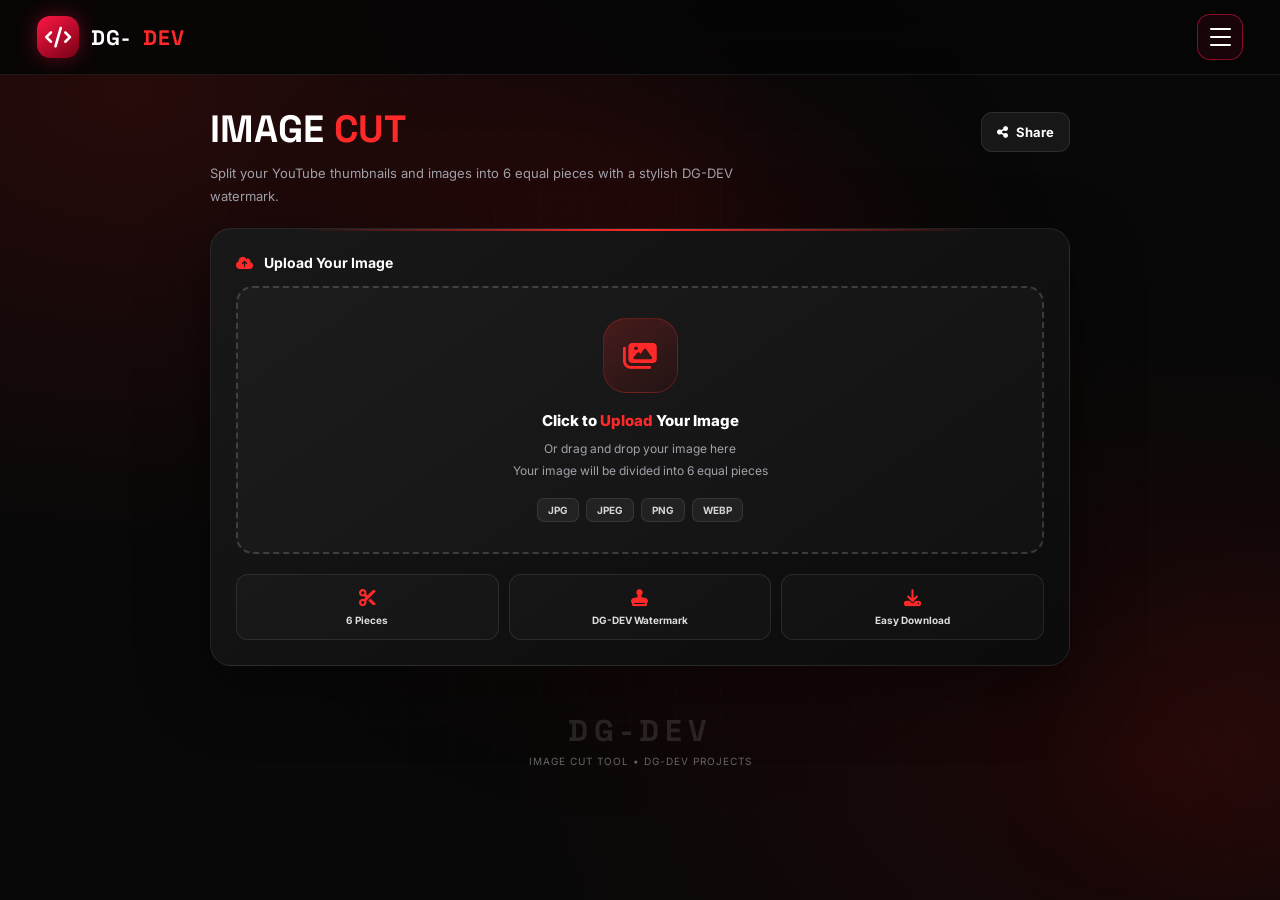
<file: image-cut.html>
<!DOCTYPE html>
<html lang="en">
<head>
<meta charset="UTF-8">
<meta name="viewport" content="width=device-width, initial-scale=1.0">
<meta name="theme-color" content="#080808">
<title>Image Cut - DG-DEV PROJECTS</title>

<link rel="preconnect" href="https://fonts.googleapis.com">
<link rel="preconnect" href="https://fonts.gstatic.com" crossorigin>
<link href="https://fonts.googleapis.com/css2?family=Inter:wght@400;500;600;700;800&family=Space+Grotesk:wght@400;500;600;700&family=Noto+Sans+Sinhala:wght@400;500;600;700&display=swap" rel="stylesheet">
<link rel="stylesheet" href="https://cdnjs.cloudflare.com/ajax/libs/font-awesome/6.7.2/css/all.min.css">

<style>
:root {
  --bg: #080808;
  --card: #121212;
  --card2: #191919;
  --red: #ff2929;
  --red-dark: #c90000;
  --white: #fff;
  --muted: #a1a1aa;
  --border: rgba(255,255,255,.09);
  --green: #20d98a;
}

* {
  margin: 0;
  padding: 0;
  box-sizing: border-box;
}

body {
  min-height: 100vh;
  background: var(--bg);
  color: var(--white);
  font-family: 'Inter', 'Noto Sans Sinhala', sans-serif;
  overflow-x: hidden;
}

button {
  font-family: inherit;
}

/* =====================================
   HEADER & NAVIGATION
===================================== */
.header {
  width: 100%; height: 75px; position: sticky; top: 0; z-index: 1000;
  background: rgba(5,5,5,.85); backdrop-filter: blur(20px); border-bottom: 1px solid rgba(255,255,255,.08);
}
.header-inner {
  max-width: 1250px; height: 100%; margin: auto; padding: 0 22px;
  display: flex; align-items: center; justify-content: space-between;
}
.logo {
  display: flex; align-items: center; gap: 12px; font-family: 'Space Grotesk', sans-serif;
  font-size: 21px; font-weight: 800; letter-spacing: 1px; text-decoration: none; color: white;
}
.logo span { color: var(--red); }
.logo-icon {
  width: 42px; height: 42px; display: grid; place-items: center; border-radius: 13px;
  color: white; background: linear-gradient(145deg, #ff1744, #760015); box-shadow: 0 0 20px rgba(255,23,68,.35);
}
.menu-toggle {
  width: 46px; height: 46px; border-radius: 13px; border: 1px solid rgba(255,23,68,.5);
  background: rgba(255,23,68,.08); display: flex; flex-direction: column; justify-content: center;
  align-items: center; gap: 6px; transition: .3s; z-index: 1002;
}
.menu-toggle:hover { background: var(--red); box-shadow: 0 0 20px rgba(255,23,68,.5); }
.menu-toggle span { width: 21px; height: 2px; background: white; border-radius: 5px; transition: .3s; }
.menu-toggle.active span:nth-child(1) { transform: translateY(8px) rotate(45deg); }
.menu-toggle.active span:nth-child(2) { opacity: 0; transform: translateX(-10px); }
.menu-toggle.active span:nth-child(3) { transform: translateY(-8px) rotate(-45deg); }

.nav-overlay {
  position: fixed; inset: 0; z-index: 998; background: rgba(0,0,0,.7);
  opacity: 0; visibility: hidden; transition: .3s;
}
.nav-overlay.active { opacity: 1; visibility: visible; }
.side-menu {
  position: fixed; z-index: 1001; top: 0; right: -360px; width: 320px; max-width: 85%;
  height: 100vh; padding: 100px 22px 30px; background: rgba(10,10,10,.97);
  backdrop-filter: blur(20px); border-left: 1px solid rgba(255,23,68,.25);
  transition: .4s cubic-bezier(.77,0,.18,1); overflow-y: auto;
}
.side-menu.active { right: 0; }
.menu-heading { color: var(--red); font-family: 'Space Grotesk', sans-serif; font-size: 12px; letter-spacing: 3px; margin-bottom: 20px; }
.menu-link {
  display: flex; align-items: center; gap: 15px; padding: 15px; margin-bottom: 9px;
  background: rgba(255,255,255,.035); border: 1px solid rgba(255,255,255,.06);
  border-radius: 12px; color: #ddd; font-size: 14px; transition: .3s; text-decoration: none;
}
.menu-link i { width: 22px; text-align: center; color: var(--red); font-size: 16px; }
.menu-link:hover { background: rgba(255,23,68,.12); border-color: var(--red); transform: translateX(-5px); color: white; }
.menu-link.active { background: rgba(255,23,68,.15); border-color: var(--red); color: #fff; }
.menu-label { padding: 18px 5px 8px; color: #ff536f; font-family: 'Space Grotesk', sans-serif; font-size: 11px; letter-spacing: 2px; }

/* =====================================
   NEW RED NEON LOADER
===================================== */
.dgdev-loader-overlay {
  position: fixed; inset: 0; background: var(--bg);
  display: flex; flex-direction: column; align-items: center;
  justify-content: center; gap: 25px; z-index: 99999;
  transition: opacity 0.5s ease, visibility 0.5s ease;
}
.dgdev-loader-overlay.hidden { opacity: 0; visibility: hidden; }
.loader-wrapper { position: relative; width: 100px; height: 100px; }
.loader-wrapper .inner {
  position: absolute; box-sizing: border-box; width: 100%; height: 100%;
  border-radius: 50%; border: 4px solid transparent;
}
.loader-wrapper .inner.one {
  border-top-color: #ff1744; border-right-color: #ff1744;
  animation: rotate-one 1s linear infinite;
}
.loader-wrapper .inner.two {
  border-bottom-color: #ff003c; border-left-color: #ff003c;
  animation: rotate-two 1s linear infinite;
}
.loader-wrapper .inner.three {
  border-top-color: #ff526d; border-right-color: #ff526d;
  animation: rotate-three 1s linear infinite;
}
@keyframes rotate-one { 0% { transform: rotateX(35deg) rotateY(-45deg) rotateZ(0deg); } 100% { transform: rotateX(35deg) rotateY(-45deg) rotateZ(360deg); } }
@keyframes rotate-two { 0% { transform: rotateX(50deg) rotateY(10deg) rotateZ(0deg); } 100% { transform: rotateX(50deg) rotateY(10deg) rotateZ(360deg); } }
@keyframes rotate-three { 0% { transform: rotateX(35deg) rotateY(55deg) rotateZ(0deg); } 100% { transform: rotateX(35deg) rotateY(55deg) rotateZ(360deg); } }

.loader-brand {
  font-family: 'Space Grotesk', sans-serif; font-size: 16px; font-weight: 700; letter-spacing: 3px;
  color: var(--red); animation: pulse 1.5s ease-in-out infinite;
}
@keyframes pulse { 0%, 100% { opacity: 0.7; } 50% { opacity: 1; } }

/* ANIMATED BACKGROUND */

.animated-bg {
  position: fixed;
  inset: 0;
  z-index: -2;
  overflow: hidden;
  background:
    radial-gradient(ellipse at 10% 10%, rgba(255,25,25,.13), transparent 40%),
    radial-gradient(ellipse at 90% 85%, rgba(255,0,0,.09), transparent 40%),
    #080808;
}

.grid-bg {
  position: absolute;
  inset: 0;
  background-image:
    linear-gradient(rgba(255,255,255,.025) 1px, transparent 1px),
    linear-gradient(90deg, rgba(255,255,255,.025) 1px, transparent 1px);
  background-size: 45px 45px;
  mask-image: radial-gradient(circle at center, black, transparent 85%);
}

.glow {
  position: absolute;
  width: 480px;
  height: 480px;
  border-radius: 50%;
  background: rgba(255,0,0,.13);
  filter: blur(110px);
  top: 15%;
  left: 50%;
  transform: translateX(-50%);
  animation: glowMove 7s ease-in-out infinite alternate;
}

.glow-two {
  position: absolute;
  width: 250px;
  height: 250px;
  border-radius: 50%;
  background: rgba(255,40,40,.08);
  filter: blur(90px);
  bottom: 5%;
  right: -100px;
  animation: glowMove2 8s ease-in-out infinite alternate;
}

@keyframes glowMove {
  from { transform: translate(-70px,0) scale(.8); }
  to { transform: translate(70px,50px) scale(1.2); }
}

@keyframes glowMove2 {
  from { transform: translateY(20px); }
  to { transform: translateY(-80px); }
}

/* PAGE */

.page-container {
  width: 100%;
  max-width: 900px;
  margin: auto;
  padding: 32px 20px 25px;
}

/* TOP BAR */
.top-bar {
  display: flex;
  justify-content: space-between;
  align-items: flex-start;
  gap: 15px;
  margin-bottom: 20px;
}

.page-title {
  font-family: 'Space Grotesk', sans-serif;
  font-size: clamp(28px, 6vw, 38px);
  font-weight: 800;
  line-height: 1.2;
}

.page-title span {
  color: var(--red);
}

.page-subtitle {
  color: var(--muted);
  font-size: 13px;
  line-height: 1.8;
  margin-top: 9px;
  max-width: 570px;
}

.share-btn {
  flex-shrink: 0;
  border: 1px solid var(--border);
  color: white;
  background: #171717;
  padding: 11px 15px;
  border-radius: 11px;
  cursor: pointer;
  display: flex;
  align-items: center;
  gap: 8px;
  font-size: 13px;
  font-weight: 700;
  transition: .25s;
  margin-top: 5px;
}

.share-btn:hover {
  border-color: var(--red);
  background: rgba(255,0,0,.12);
  transform: translateY(-2px);
}

/* MAIN CARD */

.main-card {
  background: linear-gradient(145deg, rgba(25,25,25,.97), rgba(11,11,11,.98));
  border: 1px solid var(--border);
  border-radius: 21px;
  padding: 25px;
  position: relative;
  overflow: hidden;
  box-shadow: 0 20px 70px rgba(0,0,0,.4);
}

.main-card::before {
  content: "";
  position: absolute;
  height: 2px;
  top: 0;
  left: 10%;
  right: 10%;
  background: linear-gradient(90deg, transparent, var(--red), transparent);
}

.section-label {
  display: flex;
  align-items: center;
  gap: 10px;
  font-size: 14px;
  font-weight: 700;
  margin-bottom: 15px;
}

.section-label i {
  color: var(--red);
}

/* UPLOAD BOX */

.upload-zone {
  width: 100%;
  min-height: 235px;
  padding: 30px 18px;
  border: 2px dashed rgba(255,255,255,.17);
  border-radius: 17px;
  background: rgba(255,255,255,.025);
  display: flex;
  flex-direction: column;
  justify-content: center;
  align-items: center;
  text-align: center;
  cursor: pointer;
  position: relative;
  overflow: hidden;
  transition: .3s ease;
}

.upload-zone::before {
  content: "";
  position: absolute;
  width: 180px;
  height: 180px;
  border-radius: 50%;
  background: rgba(255,0,0,.08);
  filter: blur(50px);
  opacity: 0;
  transition: .3s;
}

.upload-zone:hover::before,
.upload-zone.dragover::before {
  opacity: 1;
}

.upload-zone:hover,
.upload-zone.dragover {
  border-color: var(--red);
  background: rgba(255,0,0,.045);
  transform: translateY(-2px);
}

.upload-icon {
  position: relative;
  width: 75px;
  height: 75px;
  border-radius: 23px;
  display: grid;
  place-items: center;
  background: linear-gradient(145deg, rgba(255,40,40,.2), rgba(120,0,0,.1));
  border: 1px solid rgba(255,50,50,.25);
  color: var(--red);
  font-size: 30px;
  margin-bottom: 18px;
  animation: floatIcon 3s ease-in-out infinite;
}

@keyframes floatIcon {
  0%,100% { transform: translateY(0); }
  50% { transform: translateY(-7px); }
}

.upload-title {
  font-size: 15px;
  font-weight: 800;
  margin-bottom: 8px;
  position: relative;
}

.upload-title span {
  color: var(--red);
}

.upload-description {
  font-size: 12px;
  color: var(--muted);
  line-height: 1.8;
  position: relative;
}

.upload-formats {
  display: inline-flex;
  gap: 7px;
  flex-wrap: wrap;
  justify-content: center;
  margin-top: 16px;
  position: relative;
}

.format-tag {
  padding: 5px 10px;
  border-radius: 7px;
  background: rgba(255,255,255,.055);
  border: 1px solid var(--border);
  font-size: 10px;
  color: #d4d4d8;
  font-weight: 700;
}

#fileInput {
  display: none;
}

/* SELECTED FILE */

.selected-file {
  display: none;
  align-items: center;
  gap: 13px;
  padding: 13px;
  margin-top: 14px;
  background: rgba(255,255,255,.04);
  border: 1px solid var(--border);
  border-radius: 12px;
  animation: slideUp .3s ease;
}

.selected-file.visible {
  display: flex;
}

.file-icon {
  width: 43px;
  height: 43px;
  flex-shrink: 0;
  display: grid;
  place-items: center;
  background: rgba(255,30,30,.12);
  color: var(--red);
  border-radius: 12px;
  font-size: 18px;
}

.file-text {
  min-width: 0;
  flex: 1;
}

.file-name {
  font-size: 12px;
  font-weight: 700;
  overflow-wrap: anywhere;
}

.file-size {
  font-size: 10px;
  color: var(--muted);
  margin-top: 5px;
}

.remove-file {
  width: 34px;
  height: 34px;
  flex-shrink: 0;
  border: 1px solid var(--border);
  border-radius: 9px;
  background: #222;
  color: #ff5555;
  cursor: pointer;
  transition: .2s;
}

.remove-file:hover {
  background: rgba(255,0,0,.15);
  border-color: var(--red);
}

/* INFO STRIP */

.info-strip {
  display: grid;
  grid-template-columns: repeat(3, 1fr);
  gap: 10px;
  margin-top: 20px;
}

.info-item {
  padding: 13px 8px;
  background: rgba(255,255,255,.025);
  border: 1px solid var(--border);
  border-radius: 12px;
  text-align: center;
  transition: .25s;
}

.info-item:hover {
  border-color: rgba(255,40,40,.4);
  transform: translateY(-3px);
}

.info-item i {
  color: var(--red);
  font-size: 17px;
  margin-bottom: 8px;
}

.info-item p {
  color: #ddd;
  font-size: 10px;
  font-weight: 700;
}

/* RESULTS */

.results-section {
  display: none;
  margin-top: 32px;
  animation: slideUp .5s ease;
}

.results-section.visible {
  display: block;
}

.results-heading {
  display: flex;
  justify-content: space-between;
  align-items: center;
  gap: 12px;
  margin-bottom: 17px;
}

.results-title {
  font-family: 'Space Grotesk', sans-serif;
  font-size: 21px;
  font-weight: 800;
}

.results-title span {
  color: var(--red);
}

.results-count {
  padding: 7px 11px;
  border-radius: 8px;
  background: rgba(255,30,30,.12);
  border: 1px solid rgba(255,40,40,.25);
  color: #ff7777;
  font-size: 11px;
  font-weight: 700;
}

/* TILE GRID */

.tiles-grid {
  display: grid;
  grid-template-columns: repeat(2, minmax(0, 1fr));
  gap: 16px;
}

.tile-card {
  min-width: 0;
  background: linear-gradient(145deg, #191919, #101010);
  border: 1px solid var(--border);
  border-radius: 15px;
  overflow: hidden;
  transition: .3s ease;
  animation: tileAppear .45s ease both;
}

.tile-card:hover {
  transform: translateY(-5px);
  border-color: rgba(255,40,40,.5);
  box-shadow: 0 12px 30px rgba(0,0,0,.35);
}

@keyframes tileAppear {
  from { opacity: 0; transform: translateY(15px) scale(.97); }
  to { opacity: 1; transform: translateY(0) scale(1); }
}

.tile-image-wrap {
  position: relative;
  background: #080808;
  overflow: hidden;
}

.tile-card img {
  width: 100%;
  height: auto;
  display: block;
  transition: .35s;
}

.tile-card:hover img {
  transform: scale(1.025);
}

.tile-number {
  position: absolute;
  top: 10px;
  left: 10px;
  padding: 6px 9px;
  border-radius: 7px;
  background: rgba(0,0,0,.8);
  border: 1px solid rgba(255,255,255,.15);
  color: white;
  font-size: 10px;
  font-weight: 800;
  backdrop-filter: blur(5px);
}

.tile-info {
  padding: 13px;
}

.tile-info-top {
  display: flex;
  justify-content: space-between;
  align-items: center;
  gap: 8px;
  margin-bottom: 12px;
}

.tile-name {
  font-size: 12px;
  font-weight: 800;
}

.tile-position {
  color: var(--muted);
  font-size: 10px;
  margin-top: 4px;
}

.tile-dl {
  width: 100%;
  border: none;
  border-radius: 9px;
  padding: 11px 10px;
  color: white;
  background: linear-gradient(135deg, #ff3535, #c80000);
  font-size: 11px;
  font-weight: 800;
  cursor: pointer;
  box-shadow: 0 5px 15px rgba(255,0,0,.13);
  transition: .25s;
}

.tile-dl:hover {
  transform: translateY(-2px);
  box-shadow: 0 8px 20px rgba(255,0,0,.3);
}

.tile-dl:disabled {
  opacity: .7;
  cursor: wait;
  transform: none;
}

.tile-dl i {
  margin-right: 6px;
}

/* RESET BUTTON */

.reset-btn {
  display: none;
  width: 100%;
  margin-top: 18px;
  padding: 13px;
  border: 1px solid var(--border);
  border-radius: 11px;
  background: #191919;
  color: #eee;
  font-size: 12px;
  font-weight: 700;
  cursor: pointer;
  transition: .25s;
}

.reset-btn.visible {
  display: block;
}

.reset-btn:hover {
  border-color: var(--red);
  background: rgba(255,0,0,.08);
}

/* LOADING */

.processing {
  display: none;
  text-align: center;
  padding: 35px 15px;
  margin-top: 17px;
  background: rgba(255,255,255,.025);
  border: 1px solid var(--border);
  border-radius: 14px;
}

.processing.visible {
  display: block;
  animation: slideUp .3s ease;
}

.loader-ring {
  width: 47px;
  height: 47px;
  border: 4px solid rgba(255,255,255,.1);
  border-top-color: var(--red);
  border-right-color: var(--red);
  border-radius: 50%;
  margin: 0 auto 16px;
  animation: spin .8s linear infinite;
}

@keyframes spin {
  to { transform: rotate(360deg); }
}

.processing-title {
  font-size: 13px;
  font-weight: 700;
}

.processing-subtitle {
  color: var(--muted);
  font-size: 11px;
  margin-top: 7px;
}

/* TOAST */

.toast {
  position: fixed;
  z-index: 3000;
  left: 50%;
  bottom: 25px;
  transform: translate(-50%, 20px);
  opacity: 0;
  pointer-events: none;
  padding: 12px 18px;
  border-radius: 11px;
  background: #202020;
  border: 1px solid rgba(255,255,255,.12);
  color: white;
  font-size: 12px;
  font-weight: 600;
  text-align: center;
  box-shadow: 0 10px 35px rgba(0,0,0,.5);
  transition: .25s;
  max-width: calc(100% - 30px);
}

.toast.show {
  opacity: 1;
  transform: translate(-50%, 0);
}

/* FOOTER */

.watermark {
  text-align: center;
  margin-top: 45px;
  font-family: 'Space Grotesk', sans-serif;
  font-size: 30px;
  font-weight: 800;
  letter-spacing: 6px;
  color: rgba(255,255,255,.12);
}

.footer-text {
  text-align: center;
  color: #666;
  font-size: 10px;
  margin-top: 5px;
  letter-spacing: 1px;
  padding-bottom: 15px;
}

@keyframes slideUp {
  from { opacity: 0; transform: translateY(12px); }
  to { opacity: 1; transform: translateY(0); }
}

/* =====================================
   SHARE MODAL
===================================== */
.modal-overlay {
  position: fixed;
  inset: 0;
  z-index: 2000;
  display: none;
  align-items: center;
  justify-content: center;
  padding: 20px;
  background: rgba(0,0,0,.78);
  backdrop-filter: blur(9px);
}

.modal-overlay.show {
  display: flex;
  animation: fadeIn .2s ease;
}

@keyframes fadeIn {
  from { opacity: 0; }
  to { opacity: 1; }
}

.share-modal {
  width: 100%;
  max-width: 390px;
  padding: 25px;
  border-radius: 20px;
  background: linear-gradient(145deg, #1b1b1b, #0d0d0d);
  border: 1px solid rgba(255,50,50,.35);
  box-shadow: 0 20px 80px rgba(0,0,0,.65), 0 0 35px rgba(255,0,0,.08);
  position: relative;
  animation: modalUp .3s ease;
}

@keyframes modalUp {
  from { opacity: 0; transform: translateY(20px) scale(.96); }
  to { opacity: 1; transform: translateY(0) scale(1); }
}

.close-modal {
  position: absolute;
  right: 15px;
  top: 15px;
  width: 33px;
  height: 33px;
  border-radius: 9px;
  border: 1px solid var(--border);
  background: #222;
  color: white;
  cursor: pointer;
}

.share-modal-icon {
  width: 57px;
  height: 57px;
  border-radius: 17px;
  display: grid;
  place-items: center;
  background: rgba(255,35,35,.14);
  color: var(--red);
  font-size: 24px;
  margin-bottom: 17px;
}

.share-modal h2 {
  font-family: 'Space Grotesk', sans-serif;
  font-size: 21px;
  margin-bottom: 8px;
}

.share-modal p {
  color: var(--muted);
  font-size: 12px;
  line-height: 1.7;
  margin-bottom: 18px;
}

.share-link-box {
  display: flex;
  gap: 7px;
  padding: 7px;
  border-radius: 11px;
  background: #080808;
  border: 1px solid var(--border);
}

.share-link-box input {
  width: 100%;
  min-width: 0;
  border: none;
  outline: none;
  background: transparent;
  color: #eeeeee;
  padding: 7px;
  font-size: 11px;
}

.share-copy {
  flex-shrink: 0;
  border: none;
  border-radius: 8px;
  padding: 10px 12px;
  background: var(--red);
  color: white;
  font-size: 11px;
  font-weight: 700;
  cursor: pointer;
}

.modal-share-btn {
  width: 100%;
  margin-top: 12px;
  border: 1px solid var(--border);
  border-radius: 10px;
  padding: 12px;
  background: #202020;
  color: white;
  font-size: 12px;
  font-weight: 700;
  cursor: pointer;
}

.modal-share-btn:hover {
  border-color: var(--red);
}

/* MOBILE */

@media(max-width: 560px) {
  .page-container {
    padding: 25px 13px 20px;
  }

  .main-card {
    padding: 17px 14px;
    border-radius: 17px;
  }

  .page-title {
    font-size: 29px;
  }

  .page-subtitle {
    font-size: 11px;
  }

  .top-bar {
    align-items: flex-start;
  }

  .share-btn {
    padding: 10px 11px;
    font-size: 11px;
  }

  .upload-zone {
    min-height: 215px;
    padding: 25px 12px;
  }

  .tiles-grid {
    gap: 11px;
  }

  .tile-info {
    padding: 10px;
  }

  .tile-name {
    font-size: 11px;
  }

  .tile-dl {
    padding: 10px 5px;
    font-size: 10px;
  }

  .info-strip {
    gap: 7px;
  }

  .info-item {
    padding: 12px 5px;
  }

  .info-item p {
    font-size: 9px;
  }

  .results-title {
    font-size: 18px;
  }
}

@media(max-width: 350px) {
  .tiles-grid {
    grid-template-columns: 1fr;
  }
}
</style>
</head>

<body>

<!-- NEW RED NEON LOADER -->
<div class="dgdev-loader-overlay" id="dgdev-loader">
  <div class="loader-wrapper">
    <div class="inner one"></div>
    <div class="inner two"></div>
    <div class="inner three"></div>
  </div>
  <div class="loader-brand">DG-DEV LOADING</div>
</div>

<!-- HEADER (From Home Page) -->
<header class="header">
  <div class="header-inner">
    <a href="index.html" class="logo">
      <div class="logo-icon"><i class="fa-solid fa-code"></i></div>
      DG-<span>DEV</span>
    </a>
    <button class="menu-toggle" id="menuToggle" aria-label="Open menu" aria-expanded="false">
      <span></span><span></span><span></span>
    </button>
  </div>
</header>

<!-- MENU OVERLAY -->
<div class="nav-overlay" id="navOverlay"></div>

<!-- SIDE MENU -->
<nav class="side-menu" id="sideMenu">
  <div class="menu-heading">DG-DEV NAVIGATION</div>
  <a href="index.html" class="menu-link"><i class="fa-solid fa-house"></i> Home</a>
  <a href="profile.html" class="menu-link"><i class="fa-solid fa-user"></i> Profile</a>
  
  <div class="menu-label">PREMIUM TOOLS</div>
  <a href="image-cut.html" class="menu-link active"><i class="fa-solid fa-object-group"></i> Image Cut</a>
  <a href="img-url-generator.html" class="menu-link"><i class="fa-solid fa-link"></i> Img URL Generator</a>
  <a href="av-url-generator.html" class="menu-link"><i class="fa-solid fa-clapperboard"></i> Audio & Video Gen</a>
  <a href="subtitle-translator.html" class="menu-link"><i class="fa-solid fa-language"></i> Subtitles Translator</a>
  <a href="subtitle-converter.html" class="menu-link"><i class="fa-solid fa-arrows-rotate"></i> Sub Converter</a>
  <a href="modz-downloader.html" class="menu-link"><i class="fa-solid fa-cloud-arrow-down"></i> Modz Downloader</a>
  <a href="social-downloader.html" class="menu-link"><i class="fa-solid fa-photo-film"></i> Social Downloader</a>
  <a href="wp-ban-unban.html" class="menu-link"><i class="fa-solid fa-shield-halved"></i> WP Ban & Unban</a>
  <a href="whatsapp-report.html" class="menu-link"><i class="fa-brands fa-whatsapp"></i> WhatsApp Report</a>
  <a href="text-generator.html" class="menu-link"><i class="fa-solid fa-wand-magic-sparkles"></i> Text Generator</a>
  <a href="1xbet-signals.html" class="menu-link"><i class="fa-solid fa-chart-line"></i> 1x Bet Signals</a>
  <a href="crypto-course.html" class="menu-link"><i class="fa-brands fa-bitcoin"></i> Crypto Course</a>
  <a href="about.html" class="menu-link"><i class="fa-solid fa-circle-info"></i> About</a>
</nav>

<!-- BACKGROUND -->
<div class="animated-bg">
  <div class="grid-bg"></div>
  <div class="glow"></div>
  <div class="glow-two"></div>
</div>

<main class="page-container">

  <!-- HEADER AREA -->
  <div class="top-bar">
    <div>
      <h1 class="page-title">IMAGE <span>CUT</span></h1>
      <p class="page-subtitle">
        Split your YouTube thumbnails and images into 6 equal pieces with a stylish DG-DEV watermark.
      </p>
    </div>
    <button class="share-btn" id="shareOpen">
      <i class="fa-solid fa-share-nodes"></i>
      Share
    </button>
  </div>

  <!-- MAIN CARD -->
  <section class="main-card">

    <div class="section-label">
      <i class="fa-solid fa-cloud-arrow-up"></i>
      Upload Your Image
    </div>

    <!-- UPLOAD ZONE -->
    <div class="upload-zone" id="uploadZone">

      <div class="upload-icon">
        <i class="fa-solid fa-images"></i>
      </div>

      <div class="upload-title">
        Click to <span>Upload</span> Your Image
      </div>

      <div class="upload-description">
        Or drag and drop your image here
        <br>
        Your image will be divided into 6 equal pieces
      </div>

      <div class="upload-formats">
        <span class="format-tag">JPG</span>
        <span class="format-tag">JPEG</span>
        <span class="format-tag">PNG</span>
        <span class="format-tag">WEBP</span>
      </div>

      <input type="file" id="fileInput" accept="image/jpeg,image/png,image/webp,image/gif,image/avif">

    </div>

    <!-- SELECTED FILE -->
    <div class="selected-file" id="selectedFile">

      <div class="file-icon">
        <i class="fa-solid fa-image"></i>
      </div>

      <div class="file-text">
        <div class="file-name" id="fileName">Image selected</div>
        <div class="file-size" id="fileSize"></div>
      </div>

      <button class="remove-file" id="removeFile" title="Remove image">
        <i class="fa-solid fa-xmark"></i>
      </button>

    </div>

    <!-- INFO -->
    <div class="info-strip">

      <div class="info-item">
        <i class="fa-solid fa-scissors"></i>
        <p>6 Pieces</p>
      </div>

      <div class="info-item">
        <i class="fa-solid fa-stamp"></i>
        <p>DG-DEV Watermark</p>
      </div>

      <div class="info-item">
        <i class="fa-solid fa-download"></i>
        <p>Easy Download</p>
      </div>

    </div>

    <!-- PROCESSING -->
    <div class="processing" id="processing">
      <div class="loader-ring"></div>
      <div class="processing-title">Processing Your Image...</div>
      <div class="processing-subtitle">Creating your 6 image pieces. Please wait.</div>
    </div>

  </section>

  <!-- RESULTS -->
  <section class="results-section" id="results">

    <div class="results-heading">
      <h2 class="results-title">YOUR <span>6 PIECES</span></h2>
      <div class="results-count">6 IMAGES READY</div>
    </div>

    <div class="tiles-grid" id="tilesGrid"></div>

    <button class="reset-btn" id="resetBtn">
      <i class="fa-solid fa-rotate"></i>
      Upload Another Image
    </button>

  </section>

  <div class="watermark">DG-DEV</div>
  <div class="footer-text">IMAGE CUT TOOL • DG-DEV PROJECTS</div>

</main>

<!-- SHARE MODAL -->
<div class="modal-overlay" id="shareModal">
  <div class="share-modal">
    <button class="close-modal" id="shareClose" aria-label="Close">
      <i class="fa-solid fa-xmark"></i>
    </button>
    <div class="share-modal-icon">
      <i class="fa-solid fa-share-nodes"></i>
    </div>
    <h2>Share This Tool</h2>
    <p>
      Share the DG-DEV Image Cut tool with your friends.
      Copy the page link below.
    </p>
    <div class="share-link-box">
      <input type="text" id="pageUrl" readonly>
      <button class="share-copy" id="copyPageBtn">
        <i class="fa-regular fa-copy"></i>
        Copy
      </button>
    </div>
    <button class="modal-share-btn" id="nativeShareBtn">
      <i class="fa-solid fa-arrow-up-from-bracket"></i>
      Share with other apps
    </button>
  </div>
</div>

<!-- TOAST -->
<div class="toast" id="toast"></div>

<script>
/* =====================================
   REMOVE LOADER ON PAGE LOAD
===================================== */
window.addEventListener('load', function() {
  const loader = document.getElementById('dgdev-loader');
  if (loader) {
    setTimeout(() => {
      loader.classList.add('hidden');
      setTimeout(() => loader.remove(), 500);
    }, 600);
  }
});

/* =====================================
   HAMBURGER MENU LOGIC
===================================== */
const menuToggle = document.getElementById('menuToggle');
const sideMenu = document.getElementById('sideMenu');
const navOverlay = document.getElementById('navOverlay');

function toggleMenu() {
  const isOpen = sideMenu.classList.toggle('active');
  menuToggle.classList.toggle('active', isOpen);
  navOverlay.classList.toggle('active', isOpen);
  menuToggle.setAttribute('aria-expanded', isOpen);
  document.body.style.overflow = isOpen ? 'hidden' : '';
}

menuToggle.addEventListener('click', toggleMenu);
navOverlay.addEventListener('click', toggleMenu);

document.querySelectorAll('.menu-link').forEach(link => {
  link.addEventListener('click', () => {
    sideMenu.classList.remove('active');
    menuToggle.classList.remove('active');
    navOverlay.classList.remove('active');
    menuToggle.setAttribute('aria-expanded', 'false');
    document.body.style.overflow = '';
  });
});

document.addEventListener('keydown', e => {
  if(e.key === 'Escape') {
    sideMenu.classList.remove('active');
    menuToggle.classList.remove('active');
    navOverlay.classList.remove('active');
    document.body.style.overflow = '';
  }
});

/* =====================================
   IMAGE CUT LOGIC
===================================== */
(() => {

  const zone = document.getElementById("uploadZone");
  const input = document.getElementById("fileInput");
  const selectedFile = document.getElementById("selectedFile");
  const fileName = document.getElementById("fileName");
  const fileSize = document.getElementById("fileSize");
  const removeFile = document.getElementById("removeFile");
  const processing = document.getElementById("processing");
  const results = document.getElementById("results");
  const grid = document.getElementById("tilesGrid");
  const resetBtn = document.getElementById("resetBtn");
  const toast = document.getElementById("toast");

  let toastTimer;
  let currentObjectUrl = null;
  let processingImage = false;

  /* TOAST */
  function showToast(message) {
    toast.textContent = message;
    toast.classList.add("show");
    clearTimeout(toastTimer);
    toastTimer = setTimeout(() => {
      toast.classList.remove("show");
    }, 2600);
  }

  /* FILE SIZE */
  function formatSize(bytes) {
    if (bytes < 1024 * 1024) {
      return (bytes / 1024).toFixed(1) + " KB";
    }
    return (bytes / (1024 * 1024)).toFixed(2) + " MB";
  }

  /* UPLOAD CLICK */
  zone.addEventListener("click", () => {
    if (!processingImage) input.click();
  });

  /* FILE CHANGE */
  input.addEventListener("change", () => {
    const file = input.files[0];
    if (file) handleFile(file);
  });

  /* DRAG AND DROP */
  ["dragenter", "dragover"].forEach(eventName => {
    zone.addEventListener(eventName, event => {
      event.preventDefault();
      if (!processingImage) zone.classList.add("dragover");
    });
  });

  ["dragleave", "drop"].forEach(eventName => {
    zone.addEventListener(eventName, event => {
      event.preventDefault();
      zone.classList.remove("dragover");
    });
  });

  zone.addEventListener("drop", event => {
    if (processingImage) return;
    const file = event.dataTransfer.files[0];
    if (!file) return;
    const transfer = new DataTransfer();
    transfer.items.add(file);
    input.files = transfer.files;
    handleFile(file);
  });

  /* REMOVE FILE */
  removeFile.addEventListener("click", event => {
    event.stopPropagation();
    if (processingImage) return;
    resetTool();
    showToast("Image removed");
  });

  /* RESET */
  resetBtn.addEventListener("click", resetTool);

  function resetTool() {
    input.value = "";
    selectedFile.classList.remove("visible");
    results.classList.remove("visible");
    resetBtn.classList.remove("visible");
    processing.classList.remove("visible");
    grid.replaceChildren();
    if (currentObjectUrl) {
      URL.revokeObjectURL(currentObjectUrl);
      currentObjectUrl = null;
    }
    processingImage = false;
    zone.style.pointerEvents = "";
  }

  /* LOAD IMAGE */
  function loadImage(file) {
    return new Promise((resolve, reject) => {
      const objectUrl = URL.createObjectURL(file);
      const img = new Image();
      img.onload = () => resolve({ img, objectUrl });
      img.onerror = () => {
        URL.revokeObjectURL(objectUrl);
        reject(new Error("Unable to load this image. Please try another image."));
      };
      img.src = objectUrl;
    });
  }

  /* PROCESS IMAGE */
  async function handleFile(file) {
    if (processingImage) return;

    if (!file.type.startsWith("image/")) {
      showToast("Please upload a valid image file!");
      input.value = "";
      return;
    }

    if (file.size > 25 * 1024 * 1024) {
      showToast("Please select an image smaller than 25 MB.");
      input.value = "";
      return;
    }

    processingImage = true;
    fileName.textContent = file.name;
    fileSize.textContent = formatSize(file.size);
    selectedFile.classList.add("visible");
    results.classList.remove("visible");
    resetBtn.classList.remove("visible");
    grid.replaceChildren();
    processing.classList.add("visible");
    zone.style.pointerEvents = "none";

    try {
      const loaded = await loadImage(file);
      const img = loaded.img;

      if (currentObjectUrl) {
        URL.revokeObjectURL(currentObjectUrl);
      }
      currentObjectUrl = loaded.objectUrl;

      if (!img.naturalWidth || !img.naturalHeight) {
        throw new Error("Invalid image dimensions.");
      }

      const cols = 3;
      const rows = 2;
      let number = 1;
      const tiles = [];

      for (let r = 0; r < rows; r++) {
        for (let c = 0; c < cols; c++) {

          const x1 = Math.floor(c * img.naturalWidth / cols);
          const x2 = Math.floor((c + 1) * img.naturalWidth / cols);
          const y1 = Math.floor(r * img.naturalHeight / rows);
          const y2 = Math.floor((r + 1) * img.naturalHeight / rows);

          const tileW = x2 - x1;
          const tileH = y2 - y1;

          const canvas = document.createElement("canvas");
          canvas.width = tileW;
          canvas.height = tileH;
          const ctx = canvas.getContext("2d");

          if (!ctx) {
            throw new Error("Canvas is not supported by this browser.");
          }

          ctx.drawImage(img, x1, y1, tileW, tileH, 0, 0, tileW, tileH);

          /* DG-DEV WATERMARK */
          const watermarkSize = Math.max(14, Math.min(42, tileW / 18));
          ctx.save();
          ctx.font = `800 ${watermarkSize}px Inter, sans-serif`;
          ctx.textAlign = "right";
          ctx.textBaseline = "bottom";
          ctx.lineJoin = "round";
          ctx.shadowColor = "rgba(0,0,0,.7)";
          ctx.shadowBlur = 5;
          ctx.lineWidth = Math.max(2, watermarkSize / 9);
          ctx.strokeStyle = "rgba(0,0,0,.65)";
          ctx.fillStyle = "rgba(255,255,255,.92)";
          ctx.strokeText("DG-DEV", tileW - 12, tileH - 12);
          ctx.fillText("DG-DEV", tileW - 12, tileH - 12);
          ctx.restore();

          const dataUrl = canvas.toDataURL("image/png");
          tiles.push({ number, row: r + 1, col: c + 1, dataUrl });
          number++;
        }
      }

      createTileCards(tiles);
      processing.classList.remove("visible");
      results.classList.add("visible");
      resetBtn.classList.add("visible");
      results.scrollIntoView({ behavior: "smooth", block: "start" });
      showToast("Image successfully split into 6 pieces!");

    } catch (error) {
      processing.classList.remove("visible");
      showToast(error.message || "Something went wrong. Please try again.");
    } finally {
      processingImage = false;
      zone.style.pointerEvents = "";
    }
  }

  /* CREATE RESULT CARDS */
  function createTileCards(tiles) {
    grid.replaceChildren();
    tiles.forEach((tile, index) => {
      const card = document.createElement("article");
      card.className = "tile-card";
      card.style.animationDelay = `${index * 70}ms`;

      const imageWrap = document.createElement("div");
      imageWrap.className = "tile-image-wrap";

      const image = document.createElement("img");
      image.src = tile.dataUrl;
      image.alt = `DG-DEV Image Piece ${tile.number}`;
      image.loading = "lazy";

      const badge = document.createElement("div");
      badge.className = "tile-number";
      badge.textContent = `PIECE 0${tile.number}`;

      imageWrap.appendChild(image);
      imageWrap.appendChild(badge);

      const info = document.createElement("div");
      info.className = "tile-info";

      const top = document.createElement("div");
      top.className = "tile-info-top";

      const nameWrap = document.createElement("div");
      const name = document.createElement("div");
      name.className = "tile-name";
      name.textContent = `Image Piece ${tile.number}`;

      const position = document.createElement("div");
      position.className = "tile-position";
      position.textContent = `Row ${tile.row} • Column ${tile.col}`;

      nameWrap.appendChild(name);
      nameWrap.appendChild(position);
      top.appendChild(nameWrap);

      const download = document.createElement("button");
      download.className = "tile-dl";
      download.innerHTML = '<i class="fa-solid fa-download"></i> Download PNG';

      download.addEventListener("click", () => {
        downloadTile(tile, download);
      });

      info.appendChild(top);
      info.appendChild(download);
      card.appendChild(imageWrap);
      card.appendChild(info);
      grid.appendChild(card);
    });
  }

  /* DOWNLOAD */
  function downloadTile(tile, button) {
    if (button.disabled) return;
    button.disabled = true;
    button.innerHTML = '<i class="fa-solid fa-spinner fa-spin"></i> Preparing...';

    try {
      const link = document.createElement("a");
      link.href = tile.dataUrl;
      link.download = `dg-dev-image-cut-${tile.number}.png`;
      document.body.appendChild(link);
      link.click();
      link.remove();

      button.innerHTML = '<i class="fa-solid fa-check"></i> Downloaded';
      showToast(`Piece ${tile.number} download started!`);

      setTimeout(() => {
        button.disabled = false;
        button.innerHTML = '<i class="fa-solid fa-download"></i> Download PNG';
      }, 1800);

    } catch (error) {
      button.disabled = false;
      button.innerHTML = '<i class="fa-solid fa-download"></i> Download PNG';
      showToast("Unable to download this image.");
    }
  }

})();

/* =====================================
   SHARE MODAL LOGIC
===================================== */
const shareModal = document.getElementById("shareModal");
const pageUrl = document.getElementById("pageUrl");

// ඔයා ඉල්ලපු විදියට අලුත් ලින්ක් එක
const PAGE_SHARE_URL = "https://dg-dev-livid.vercel.app/image-cut";

function openShareModal() {
  pageUrl.value = PAGE_SHARE_URL;
  shareModal.classList.add("show");
}

function closeShareModal() {
  shareModal.classList.remove("show");
}

document.getElementById("shareOpen").addEventListener("click", openShareModal);
document.getElementById("shareClose").addEventListener("click", closeShareModal);

shareModal.addEventListener("click", event => {
  if (event.target === shareModal) {
    closeShareModal();
  }
});

document.addEventListener("keydown", event => {
  if (event.key === "Escape") {
    closeShareModal();
  }
});

/* COPY PAGE LINK */
document.getElementById("copyPageBtn").addEventListener("click", async () => {
  try {
    await navigator.clipboard.writeText(PAGE_SHARE_URL);
    toast.textContent = "Page link copied successfully!";
    toast.classList.add("show");
    setTimeout(() => toast.classList.remove("show"), 2500);
    closeShareModal();
  } catch (err) {
    // Fallback
    const temp = document.createElement("textarea");
    temp.value = PAGE_SHARE_URL;
    document.body.appendChild(temp);
    temp.select();
    document.execCommand("copy");
    temp.remove();
    toast.textContent = "Page link copied successfully!";
    toast.classList.add("show");
    setTimeout(() => toast.classList.remove("show"), 2500);
    closeShareModal();
  }
});

/* NATIVE SHARE */
document.getElementById("nativeShareBtn").addEventListener("click", async () => {
  const shareData = {
    title: "DG-DEV Image Cut Tool",
    text: "Split images into 6 pieces with DG-DEV watermark.",
    url: PAGE_SHARE_URL
  };

  if (navigator.share) {
    try {
      await navigator.share(shareData);
    } catch (error) {
      if (error.name !== "AbortError") {
        toast.textContent = "Sharing was not completed.";
        toast.classList.add("show");
        setTimeout(() => toast.classList.remove("show"), 2500);
      }
    }
  } else {
    // Fallback for browsers without native share
    try {
      await navigator.clipboard.writeText(PAGE_SHARE_URL);
      toast.textContent = "Page link copied successfully!";
      toast.classList.add("show");
      setTimeout(() => toast.classList.remove("show"), 2500);
      closeShareModal();
    } catch (err) {
      toast.textContent = "Sharing is not supported on this browser.";
      toast.classList.add("show");
      setTimeout(() => toast.classList.remove("show"), 2500);
    }
  }
});
</script>

</body>
  </html>
</file>
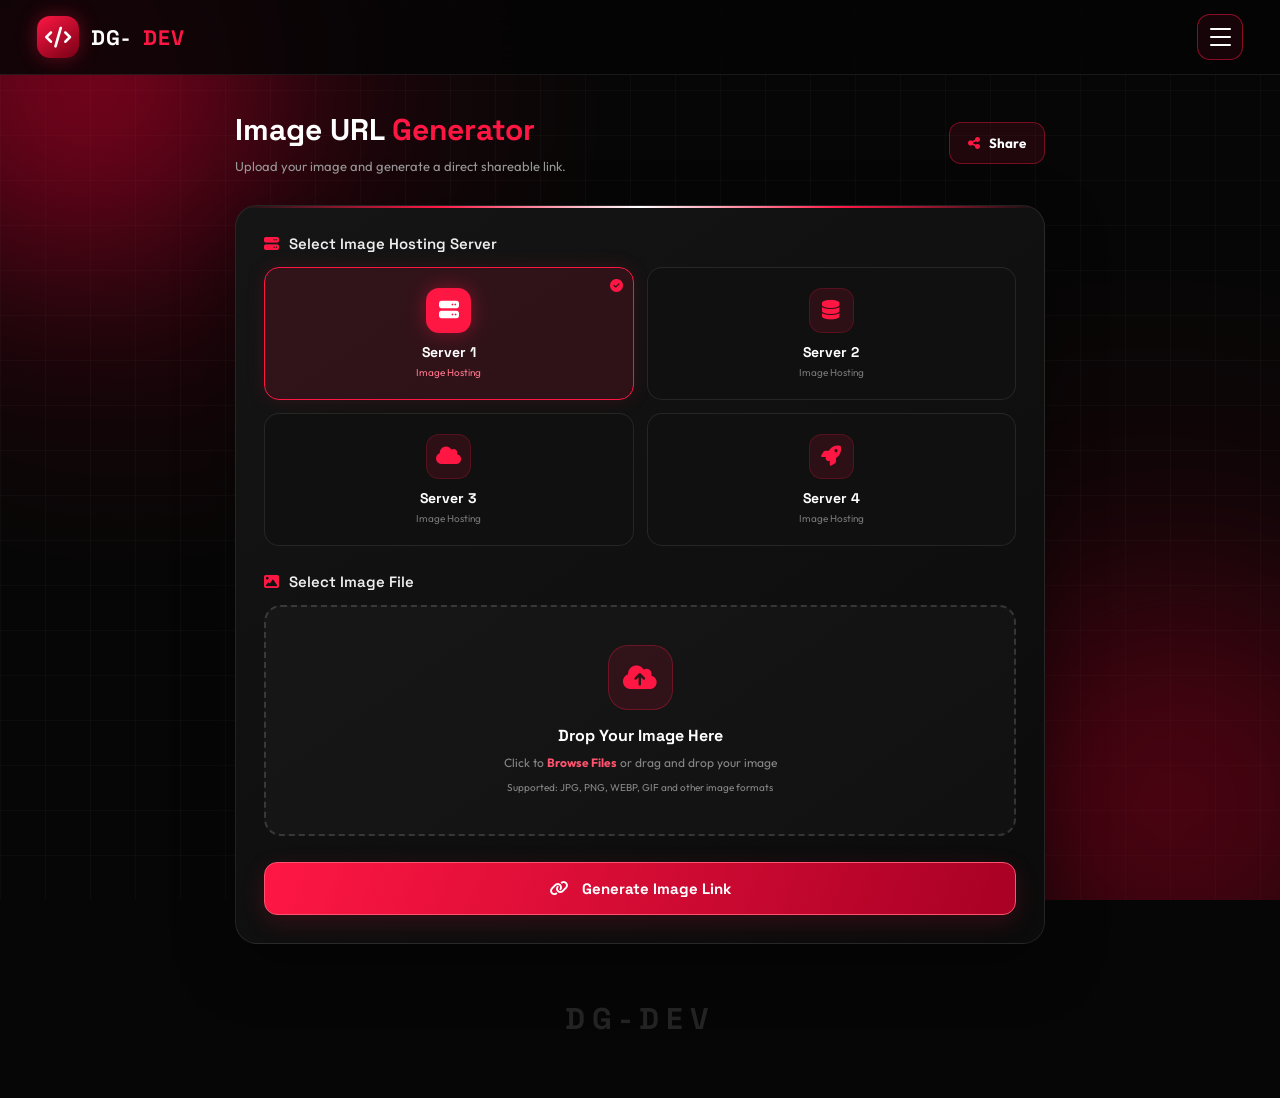
<file: img-url-generator.html>
<!DOCTYPE html>
<html lang="en">
<head>
<meta charset="UTF-8">
<meta name="viewport" content="width=device-width, initial-scale=1">
<meta name="theme-color" content="#080808">

<title>Image URL Generator - DG-DEV PROJECTS</title>

<link rel="preconnect" href="https://fonts.googleapis.com">
<link rel="preconnect" href="https://fonts.gstatic.com" crossorigin>

<link href="https://fonts.googleapis.com/css2?family=Outfit:wght@400;500;600;700;800&family=Space+Grotesk:wght@400;500;600;700&display=swap" rel="stylesheet">

<link rel="stylesheet" href="https://cdnjs.cloudflare.com/ajax/libs/font-awesome/6.7.2/css/all.min.css">

<style>

/* =====================================
   DG-DEV IMAGE URL GENERATOR
   RED CYBER PREMIUM THEME
===================================== */

:root {
  --red:#ff1744;
  --red-dark:#a80024;
  --bg:#060606;
  --card:#111111;
  --white:#ffffff;
  --muted:#999999;
  --border:rgba(255,255,255,.09);
}

* {
  margin:0;
  padding:0;
  box-sizing:border-box;
}

body {
  min-height:100vh;
  background:var(--bg);
  color:white;
  font-family:'Outfit',sans-serif;
  overflow-x:hidden;
}

button,input {
  font-family:inherit;
}

button {
  cursor:pointer;
}

/* =====================================
   HEADER & NAVIGATION (From Home Page)
===================================== */
.header {
  width: 100%; height: 75px; position: sticky; top: 0; z-index: 1000;
  background: rgba(5,5,5,.85); backdrop-filter: blur(20px); border-bottom: 1px solid rgba(255,255,255,.08);
}
.header-inner {
  max-width: 1250px; height: 100%; margin: auto; padding: 0 22px;
  display: flex; align-items: center; justify-content: space-between;
}
.logo {
  display: flex; align-items: center; gap: 12px; font-family: 'Space Grotesk', sans-serif;
  font-size: 21px; font-weight: 800; letter-spacing: 1px; text-decoration: none; color: white;
}
.logo span { color: var(--red); }
.logo-icon {
  width: 42px; height: 42px; display: grid; place-items: center; border-radius: 13px;
  color: white; background: linear-gradient(145deg, #ff1744, #760015); box-shadow: 0 0 20px rgba(255,23,68,.35);
}
.menu-toggle {
  width: 46px; height: 46px; border-radius: 13px; border: 1px solid rgba(255,23,68,.5);
  background: rgba(255,23,68,.08); display: flex; flex-direction: column; justify-content: center;
  align-items: center; gap: 6px; transition: .3s; z-index: 1002;
}
.menu-toggle:hover { background: var(--red); box-shadow: 0 0 20px rgba(255,23,68,.5); }
.menu-toggle span { width: 21px; height: 2px; background: white; border-radius: 5px; transition: .3s; }
.menu-toggle.active span:nth-child(1) { transform: translateY(8px) rotate(45deg); }
.menu-toggle.active span:nth-child(2) { opacity: 0; transform: translateX(-10px); }
.menu-toggle.active span:nth-child(3) { transform: translateY(-8px) rotate(-45deg); }

.nav-overlay {
  position: fixed; inset: 0; z-index: 998; background: rgba(0,0,0,.7);
  opacity: 0; visibility: hidden; transition: .3s;
}
.nav-overlay.active { opacity: 1; visibility: visible; }
.side-menu {
  position: fixed; z-index: 1001; top: 0; right: -360px; width: 320px; max-width: 85%;
  height: 100vh; padding: 100px 22px 30px; background: rgba(10,10,10,.97);
  backdrop-filter: blur(20px); border-left: 1px solid rgba(255,23,68,.25);
  transition: .4s cubic-bezier(.77,0,.18,1); overflow-y: auto;
}
.side-menu.active { right: 0; }
.menu-heading { color: var(--red); font-family: 'Space Grotesk', sans-serif; font-size: 12px; letter-spacing: 3px; margin-bottom: 20px; }
.menu-link {
  display: flex; align-items: center; gap: 15px; padding: 15px; margin-bottom: 9px;
  background: rgba(255,255,255,.035); border: 1px solid rgba(255,255,255,.06);
  border-radius: 12px; color: #ddd; font-size: 14px; transition: .3s; text-decoration: none;
}
.menu-link i { width: 22px; text-align: center; color: var(--red); font-size: 16px; }
.menu-link:hover { background: rgba(255,23,68,.12); border-color: var(--red); transform: translateX(-5px); color: white; }
.menu-link.active { background: rgba(255,23,68,.15); border-color: var(--red); color: #fff; }
.menu-label { padding: 18px 5px 8px; color: #ff536f; font-family: 'Space Grotesk', sans-serif; font-size: 11px; letter-spacing: 2px; }

/* =====================================
   NEW RED NEON LOADER
===================================== */
.dgdev-loader-overlay {
  position: fixed; inset: 0; background: var(--bg);
  display: flex; flex-direction: column; align-items: center;
  justify-content: center; gap: 25px; z-index: 99999;
  transition: opacity 0.5s ease, visibility 0.5s ease;
}
.dgdev-loader-overlay.hidden { opacity: 0; visibility: hidden; }
.loader-wrapper { position: relative; width: 100px; height: 100px; }
.loader-wrapper .inner {
  position: absolute; box-sizing: border-box; width: 100%; height: 100%;
  border-radius: 50%; border: 4px solid transparent;
}
.loader-wrapper .inner.one {
  border-top-color: #ff1744; border-right-color: #ff1744;
  animation: rotate-one 1s linear infinite;
}
.loader-wrapper .inner.two {
  border-bottom-color: #ff003c; border-left-color: #ff003c;
  animation: rotate-two 1s linear infinite;
}
.loader-wrapper .inner.three {
  border-top-color: #ff526d; border-right-color: #ff526d;
  animation: rotate-three 1s linear infinite;
}
@keyframes rotate-one { 0% { transform: rotateX(35deg) rotateY(-45deg) rotateZ(0deg); } 100% { transform: rotateX(35deg) rotateY(-45deg) rotateZ(360deg); } }
@keyframes rotate-two { 0% { transform: rotateX(50deg) rotateY(10deg) rotateZ(0deg); } 100% { transform: rotateX(50deg) rotateY(10deg) rotateZ(360deg); } }
@keyframes rotate-three { 0% { transform: rotateX(35deg) rotateY(55deg) rotateZ(0deg); } 100% { transform: rotateX(35deg) rotateY(55deg) rotateZ(360deg); } }

.loader-brand {
  font-family: 'Space Grotesk', sans-serif; font-size: 16px; font-weight: 700; letter-spacing: 3px;
  color: var(--red); animation: pulse 1.5s ease-in-out infinite;
}
@keyframes pulse { 0%, 100% { opacity: 0.7; } 50% { opacity: 1; } }

/* =====================================
   BACKGROUND & PAGE LAYOUT
===================================== */
.animated-bg {
  position:fixed;
  inset:0;
  z-index:-2;
  overflow:hidden;
  background:
    radial-gradient(circle at 10% 10%,rgba(255,0,50,.14),transparent 35%),
    radial-gradient(circle at 90% 90%,rgba(255,0,50,.1),transparent 40%),
    #060606;
}
.animated-bg::before {
  content:"";
  position:absolute;
  inset:0;
  background-image:
    linear-gradient(rgba(255,255,255,.025) 1px,transparent 1px),
    linear-gradient(90deg,rgba(255,255,255,.025) 1px,transparent 1px);
  background-size:45px 45px;
  animation:gridMove 15s linear infinite;
}
@keyframes gridMove {
  to { transform:translateY(45px); }
}
.blob {
  position:absolute;
  border-radius:50%;
  filter:blur(100px);
  opacity:.4;
  animation:floatBlob 12s ease-in-out infinite alternate;
}
.blob-1 { width:350px; height:350px; background:#ff003c; top:-100px; left:-100px; }
.blob-2 { width:400px; height:400px; background:#90001c; bottom:-100px; right:-100px; animation-delay:-5s; }
@keyframes floatBlob {
  to { transform:translate(70px,60px) scale(1.2); }
}

.page-container {
  max-width:850px;
  width:100%;
  margin:auto;
  padding:35px 20px 60px;
  position:relative;
}

/* TOP BAR (TITLE & SHARE) */
.top-bar {
  display:flex;
  justify-content:space-between;
  align-items:center;
  gap:15px;
  margin-bottom:28px;
}
.page-title {
  font-family:'Space Grotesk',sans-serif;
  font-size:clamp(22px,4vw,30px);
  font-weight:700;
  line-height:1.3;
}
.page-title span { color:var(--red); }
.page-subtitle { color:var(--muted); font-size:13px; margin-top:7px; line-height:1.6; }

/* SHARE BUTTON */
.share-btn {
  flex-shrink:0;
  display:flex;
  align-items:center;
  justify-content:center;
  gap:9px;
  padding:12px 18px;
  color:white;
  background:rgba(255,23,68,.1);
  border:1px solid rgba(255,23,68,.4);
  border-radius:12px;
  font-weight:700;
  transition:.3s;
}
.share-btn i { color:var(--red); }
.share-btn:hover { background:var(--red); box-shadow:0 0 20px rgba(255,23,68,.35); }
.share-btn:hover i { color:white; }

/* MAIN CARD */
.card {
  position:relative;
  overflow:hidden;
  background:linear-gradient(145deg,#151515,#0b0b0b);
  border:1px solid rgba(255,255,255,.09);
  border-radius:22px;
  padding:28px;
  box-shadow:0 20px 60px rgba(0,0,0,.35);
}
.card::before {
  content:"";
  position:absolute;
  top:0;
  left:0;
  width:100%;
  height:2px;
  background:linear-gradient(90deg,transparent,#ff1744,white,#ff1744,transparent);
}

/* SECTION LABEL */
.form-group { margin-bottom:26px; }
.form-label {
  display:flex;
  align-items:center;
  gap:10px;
  margin-bottom:14px;
  color:#eee;
  font-family:'Space Grotesk';
  font-weight:600;
  font-size:15px;
}
.form-label i { color:var(--red); }

/* SERVER GRID */
.server-grid {
  display:grid;
  grid-template-columns:repeat(2,1fr);
  gap:13px;
}
.server-card {
  position:relative;
  padding:20px 12px;
  border:1px solid rgba(255,255,255,.09);
  border-radius:15px;
  background:#101010;
  cursor:pointer;
  text-align:center;
  overflow:hidden;
  transition:.3s;
}
.server-card:hover {
  border-color:rgba(255,23,68,.6);
  background:rgba(255,23,68,.06);
  transform:translateY(-3px);
}
.server-card.active {
  border:1px solid var(--red);
  background:rgba(255,23,68,.12);
  box-shadow:0 0 20px rgba(255,23,68,.12);
}
.server-card .icon {
  width:45px;
  height:45px;
  display:grid;
  place-items:center;
  margin:0 auto 10px;
  border-radius:13px;
  color:var(--red);
  background:rgba(255,23,68,.12);
  border:1px solid rgba(255,23,68,.2);
  font-size:20px;
  transition:.3s;
}
.server-card.active .icon {
  color:white;
  background:var(--red);
  box-shadow:0 0 20px rgba(255,23,68,.4);
}
.server-card .title {
  font-family:'Space Grotesk';
  font-weight:700;
  font-size:14px;
  color:white;
}
.server-card .server-status {
  display:block;
  font-size:10px;
  color:#777;
  margin-top:5px;
}
.server-card.active .server-status { color:#ff758b; }
.server-check {
  position:absolute;
  top:9px;
  right:10px;
  color:var(--red);
  font-size:13px;
  opacity:0;
  transform:scale(.5);
  transition:.3s;
}
.server-card.active .server-check { opacity:1; transform:scale(1); }

/* UPLOAD ZONE */
.upload-zone {
  display:flex;
  flex-direction:column;
  align-items:center;
  justify-content:center;
  padding:38px 20px;
  min-height:190px;
  text-align:center;
  background:rgba(255,255,255,.025);
  border:2px dashed rgba(255,255,255,.15);
  border-radius:17px;
  cursor:pointer;
  transition:.3s;
}
.upload-zone:hover, .upload-zone.drag-over {
  border-color:var(--red);
  background:rgba(255,23,68,.06);
  box-shadow:inset 0 0 30px rgba(255,23,68,.05);
}
.upload-zone input { display:none; }
.upload-icon {
  width:65px;
  height:65px;
  display:grid;
  place-items:center;
  margin-bottom:15px;
  background:rgba(255,23,68,.12);
  border:1px solid rgba(255,23,68,.3);
  border-radius:20px;
  color:var(--red);
  font-size:27px;
  transition:.3s;
}
.upload-zone:hover .upload-icon {
  transform:translateY(-5px);
  box-shadow:0 0 25px rgba(255,23,68,.25);
}
.upload-zone h3 {
  font-family:'Space Grotesk';
  font-size:16px;
  margin-bottom:7px;
}
.upload-zone p { color:#888; font-size:12px; line-height:1.6; }
.upload-zone .browse { color:#ff536f; font-weight:700; }

.file-info {
  display:none;
  align-items:center;
  gap:12px;
  margin-top:13px;
  padding:12px;
  border-radius:12px;
  background:rgba(255,255,255,.04);
  border:1px solid var(--border);
}
.file-info.visible { display:flex; }
.file-icon {
  width:40px;
  height:40px;
  display:grid;
  place-items:center;
  border-radius:10px;
  background:rgba(255,23,68,.13);
  color:var(--red);
}
.file-details { flex:1; min-width:0; }
.file-details strong { display:block; font-size:12px; overflow-wrap:anywhere; }
.file-details small { color:#888; font-size:10px; }
.remove-file { border:0; background:transparent; color:#ff536f; padding:8px; font-size:17px; }

/* UPLOAD BUTTON */
.btn-primary {
  width:100%;
  padding:16px;
  border:1px solid #ff526d;
  border-radius:13px;
  color:white;
  background:linear-gradient(110deg,#ff1744,#a80024);
  font-family:'Space Grotesk';
  font-weight:700;
  font-size:15px;
  box-shadow:0 7px 25px rgba(255,23,68,.16);
  transition:.3s;
}
.btn-primary:hover:not(:disabled) {
  transform:translateY(-3px);
  box-shadow:0 0 30px rgba(255,23,68,.4);
}
.btn-primary:disabled { opacity:.6; cursor:not-allowed; }
.btn-primary i { margin-right:9px; }

/* SPINNER */
.spinner {
  display:inline-block;
  width:19px;
  height:19px;
  border:3px solid rgba(255,255,255,.3);
  border-top-color:white;
  border-radius:50%;
  animation:spin 1s linear infinite;
  vertical-align:middle;
  margin-right:9px;
}
@keyframes spin { to { transform:rotate(360deg); } }

/* RESULT BOX */
.result-box {
  display:none;
  margin-top:25px;
  padding:22px;
  border:1px solid rgba(255,23,68,.35);
  border-radius:17px;
  background:linear-gradient(145deg,rgba(255,23,68,.09),rgba(15,15,15,.95));
  animation:slideUp .4s ease;
}
.result-box.visible { display:block; }
@keyframes slideUp {
  from { opacity:0;transform:translateY(12px); }
  to { opacity:1;transform:translateY(0); }
}
.result-title {
  display:flex;
  align-items:center;
  gap:10px;
  color:#ff526d;
  font-family:'Space Grotesk';
  font-weight:700;
  font-size:16px;
  margin-bottom:7px;
}
.result-description { color:#999; font-size:12px; margin-bottom:17px; }
.result-url-label { display:block; color:#ddd; font-size:12px; font-weight:600; margin-bottom:9px; }
.url-input-group { display:flex; align-items:stretch; gap:9px; }
.url-input-group input {
  flex:1;
  min-width:0;
  width:100%;
  padding:13px;
  background:#080808;
  border:1px solid rgba(255,255,255,.13);
  border-radius:10px;
  color:#ff8398;
  font-family:'Space Grotesk',monospace;
  font-size:12px;
  outline:none;
}
.copy-btn {
  padding:0 17px;
  background:var(--red);
  border:1px solid var(--red);
  color:white;
  border-radius:10px;
  font-weight:700;
  font-size:12px;
  transition:.3s;
  white-space:nowrap;
}
.copy-btn:hover { background:#c90030; box-shadow:0 0 18px rgba(255,23,68,.4); }
.result-actions { display:flex; gap:10px; margin-top:14px; }
.result-action {
  flex:1;
  padding:11px;
  border-radius:10px;
  border:1px solid rgba(255,255,255,.12);
  color:white;
  background:rgba(255,255,255,.05);
  font-weight:600;
  font-size:12px;
  transition:.3s;
}
.result-action:hover { border-color:var(--red); background:rgba(255,23,68,.12); }

/* SHARE MODAL */
.modal-overlay {
  position:fixed;
  inset:0;
  z-index:2000;
  display:flex;
  align-items:center;
  justify-content:center;
  padding:20px;
  background:rgba(0,0,0,.8);
  backdrop-filter:blur(8px);
  opacity:0;
  visibility:hidden;
  transition:.3s;
}
.modal-overlay.active { opacity:1; visibility:visible; }
.share-modal {
  width:100%;
  max-width:420px;
  padding:27px;
  position:relative;
  background:linear-gradient(145deg,#191919,#090909);
  border:1px solid rgba(255,23,68,.4);
  border-radius:21px;
  box-shadow:0 20px 80px rgba(0,0,0,.7),0 0 30px rgba(255,23,68,.1);
  transform:translateY(20px) scale(.96);
  transition:.3s;
}
.modal-overlay.active .share-modal { transform:translateY(0) scale(1); }
.modal-close {
  position:absolute;
  top:15px;
  right:15px;
  width:34px;
  height:34px;
  border-radius:10px;
  border:1px solid var(--border);
  color:white;
  background:#222;
  font-size:15px;
}
.modal-logo {
  width:65px;
  height:65px;
  display:grid;
  place-items:center;
  margin:0 auto 17px;
  border-radius:20px;
  background:linear-gradient(145deg,#ff1744,#830019);
  box-shadow:0 0 25px rgba(255,23,68,.3);
  font-size:26px;
}
.share-modal h2 {
  text-align:center;
  font-family:'Space Grotesk';
  font-size:22px;
  margin-bottom:8px;
}
.share-modal .modal-desc {
  color:#999;
  text-align:center;
  font-size:12px;
  line-height:1.6;
  margin-bottom:22px;
}
.modal-label { display:block; color:#ddd; font-size:12px; margin-bottom:9px; font-weight:600; }
.modal-link-box {
  display:flex;
  gap:8px;
  padding:7px;
  background:#080808;
  border:1px solid rgba(255,255,255,.12);
  border-radius:12px;
}
.modal-link-box input {
  flex:1;
  min-width:0;
  width:100%;
  border:0;
  outline:0;
  color:#ff8298;
  background:transparent;
  padding:9px 5px;
  font-family:'Space Grotesk';
  font-size:11px;
}
.modal-copy {
  width:43px;
  flex-shrink:0;
  border:0;
  border-radius:9px;
  color:white;
  background:var(--red);
  font-size:16px;
}
.modal-copy:hover { background:#c90030; }
.native-share {
  width:100%;
  margin-top:13px;
  padding:13px;
  background:rgba(255,255,255,.05);
  border:1px solid rgba(255,255,255,.12);
  border-radius:11px;
  color:white;
  font-weight:600;
  transition:.3s;
}
.native-share:hover { border-color:var(--red); background:rgba(255,23,68,.1); }
.native-share i { color:var(--red); margin-right:8px; }

/* TOAST */
.toast {
  position:fixed;
  z-index:3000;
  bottom:25px;
  left:50%;
  transform:translate(-50%,20px);
  opacity:0;
  visibility:hidden;
  display:flex;
  align-items:center;
  gap:10px;
  padding:13px 19px;
  border:1px solid rgba(255,23,68,.5);
  border-radius:12px;
  background:#171717;
  color:white;
  font-size:13px;
  box-shadow:0 10px 30px rgba(0,0,0,.5);
  transition:.3s;
  width:max-content;
  max-width:90%;
}
.toast.show { opacity:1; visibility:visible; transform:translate(-50%,0); }
.toast i { color:#ff536f; }

/* WATERMARK */
.watermark {
  text-align:center;
  margin-top:55px;
  font-family:'Space Grotesk';
  font-weight:800;
  font-size:30px;
  letter-spacing:7px;
  color:rgba(255,255,255,.12);
  pointer-events:none;
}

/* RESPONSIVE */
@media(max-width:600px) {
  .page-container { padding:25px 14px 45px; }
  .top-bar { align-items:flex-start; }
  .page-title { font-size:21px; }
  .page-subtitle { font-size:11px; }
  .share-btn { padding:11px; font-size:12px; }
  .card { padding:19px 14px; border-radius:17px; }
  .server-card { padding:17px 8px; }
  .upload-zone { min-height:175px; padding:25px 12px; }
  .url-input-group { flex-direction:column; }
  .url-input-group input { min-height:45px; }
  .copy-btn { min-height:43px; }
  .result-actions { flex-direction:column; }
  .share-modal { padding:24px 17px; }
  .watermark { font-size:24px; }
}
</style>
</head>

<body>

<!-- NEW RED NEON LOADER -->
<div class="dgdev-loader-overlay" id="dgdev-loader">
  <div class="loader-wrapper">
    <div class="inner one"></div>
    <div class="inner two"></div>
    <div class="inner three"></div>
  </div>
  <div class="loader-brand">DG-DEV LOADING</div>
</div>

<!-- HEADER (From Home Page) -->
<header class="header">
  <div class="header-inner">
    <a href="index.html" class="logo">
      <div class="logo-icon"><i class="fa-solid fa-code"></i></div>
      DG-<span>DEV</span>
    </a>
    <button class="menu-toggle" id="menuToggle" aria-label="Open menu" aria-expanded="false">
      <span></span><span></span><span></span>
    </button>
  </div>
</header>

<!-- MENU OVERLAY -->
<div class="nav-overlay" id="navOverlay"></div>

<!-- SIDE MENU -->
<nav class="side-menu" id="sideMenu">
  <div class="menu-heading">DG-DEV NAVIGATION</div>
  <a href="index.html" class="menu-link"><i class="fa-solid fa-house"></i> Home</a>
  <a href="profile.html" class="menu-link"><i class="fa-solid fa-user"></i> Profile</a>
  
  <div class="menu-label">PREMIUM TOOLS</div>
  <a href="image-cut.html" class="menu-link"><i class="fa-solid fa-object-group"></i> Image Cut</a>
  <a href="img-url-generator.html" class="menu-link active"><i class="fa-solid fa-link"></i> Img URL Generator</a>
  <a href="av-url-generator.html" class="menu-link"><i class="fa-solid fa-clapperboard"></i> Audio & Video Gen</a>
  <a href="subtitle-translator.html" class="menu-link"><i class="fa-solid fa-language"></i> Subtitles Translator</a>
  <a href="subtitle-converter.html" class="menu-link"><i class="fa-solid fa-arrows-rotate"></i> Sub Converter</a>
  <a href="modz-downloader.html" class="menu-link"><i class="fa-solid fa-cloud-arrow-down"></i> Modz Downloader</a>
  <a href="social-downloader.html" class="menu-link"><i class="fa-solid fa-photo-film"></i> Social Downloader</a>
  <a href="wp-ban-unban.html" class="menu-link"><i class="fa-solid fa-shield-halved"></i> WP Ban & Unban</a>
  <a href="whatsapp-report.html" class="menu-link"><i class="fa-brands fa-whatsapp"></i> WhatsApp Report</a>
  <a href="text-generator.html" class="menu-link"><i class="fa-solid fa-wand-magic-sparkles"></i> Text Generator</a>
  <a href="1xbet-signals.html" class="menu-link"><i class="fa-solid fa-chart-line"></i> 1x Bet Signals</a>
  <a href="crypto-course.html" class="menu-link"><i class="fa-brands fa-bitcoin"></i> Crypto Course</a>
  <a href="about.html" class="menu-link"><i class="fa-solid fa-circle-info"></i> About</a>
</nav>

<!-- BACKGROUND -->
<div class="animated-bg">
  <div class="blob blob-1"></div>
  <div class="blob blob-2"></div>
</div>

<main class="page-container">

  <!-- TOP BAR -->
  <div class="top-bar">
    <div>
      <h1 class="page-title">
        Image URL <span>Generator</span>
      </h1>
      <p class="page-subtitle">
        Upload your image and generate a direct shareable link.
      </p>
    </div>
    <button class="share-btn" id="sharePageBtn">
      <i class="fa-solid fa-share-nodes"></i>
      Share
    </button>
  </div>

  <!-- MAIN CARD -->
  <div class="card">

    <!-- SERVER SELECTION -->
    <div class="form-group">
      <label class="form-label">
        <i class="fa-solid fa-server"></i>
        Select Image Hosting Server
      </label>
      <div class="server-grid" id="serverGrid">
        <div class="server-card active" data-server="server1">
          <span class="server-check"><i class="fa-solid fa-circle-check"></i></span>
          <span class="icon"><i class="fa-solid fa-server"></i></span>
          <div class="title">Server 1</div>
          <span class="server-status">Image Hosting</span>
        </div>
        <div class="server-card" data-server="server2">
          <span class="server-check"><i class="fa-solid fa-circle-check"></i></span>
          <span class="icon"><i class="fa-solid fa-database"></i></span>
          <div class="title">Server 2</div>
          <span class="server-status">Image Hosting</span>
        </div>
        <div class="server-card" data-server="server3">
          <span class="server-check"><i class="fa-solid fa-circle-check"></i></span>
          <span class="icon"><i class="fa-solid fa-cloud"></i></span>
          <div class="title">Server 3</div>
          <span class="server-status">Image Hosting</span>
        </div>
        <div class="server-card" data-server="server4">
          <span class="server-check"><i class="fa-solid fa-circle-check"></i></span>
          <span class="icon"><i class="fa-solid fa-rocket"></i></span>
          <div class="title">Server 4</div>
          <span class="server-status">Image Hosting</span>
        </div>
      </div>
      <input type="hidden" id="serverSelect" value="server1">
    </div>

    <!-- IMAGE UPLOAD -->
    <div class="form-group">
      <label class="form-label">
        <i class="fa-solid fa-image"></i>
        Select Image File
      </label>
      <label class="upload-zone" id="uploadZone" for="fileInput">
        <input type="file" id="fileInput" accept="image/*">
        <div class="upload-icon">
          <i class="fa-solid fa-cloud-arrow-up"></i>
        </div>
        <h3>Drop Your Image Here</h3>
        <p>
          Click to <span class="browse">Browse Files</span>
          or drag and drop your image
        </p>
        <p style="margin-top:8px;font-size:10px;">
          Supported: JPG, PNG, WEBP, GIF and other image formats
        </p>
      </label>

      <!-- SELECTED FILE -->
      <div class="file-info" id="fileInfo">
        <div class="file-icon">
          <i class="fa-solid fa-file-image"></i>
        </div>
        <div class="file-details">
          <strong id="fileName">image.png</strong>
          <small id="fileSize">0 KB</small>
        </div>
        <button class="remove-file" id="removeFile" type="button">
          <i class="fa-solid fa-trash"></i>
        </button>
      </div>
    </div>

    <!-- GENERATE BUTTON -->
    <button class="btn-primary" id="uploadBtn" type="button">
      <i class="fa-solid fa-link"></i>
      Generate Image Link
    </button>

    <!-- RESULT AREA -->
    <div class="result-box" id="resultArea" aria-live="polite">
      <div class="result-title">
        <i class="fa-solid fa-circle-check"></i>
        Upload Successful!
      </div>
      <p class="result-description">
        Your image has been uploaded. Your direct URL is ready.
      </p>
      <label class="result-url-label">
        YOUR GENERATED IMAGE URL
      </label>
      <div class="url-input-group">
        <input type="text" id="urlInput" readonly>
        <button class="copy-btn" id="copyGeneratedBtn" type="button">
          <i class="fa-regular fa-copy"></i>
          Copy Link
        </button>
      </div>
      <div class="result-actions">
        <button class="result-action" id="openImageBtn" type="button">
          <i class="fa-solid fa-arrow-up-right-from-square"></i>
          Open Image
        </button>
        <button class="result-action" id="shareImageBtn" type="button">
          <i class="fa-solid fa-share-nodes"></i>
          Share Image
        </button>
      </div>
    </div>

  </div>

  <div class="watermark">DG-DEV</div>

</main>

<!-- SHARE MODAL -->
<div class="modal-overlay" id="shareModal">
  <div class="share-modal">
    <button class="modal-close" id="closeModal" type="button">
      <i class="fa-solid fa-xmark"></i>
    </button>
    <div class="modal-logo">
      <i class="fa-solid fa-share-nodes"></i>
    </div>
    <h2>Share This Page</h2>
    <p class="modal-desc">
      Share DG-DEV Image URL Generator with your friends.
      Copy the page link below.
    </p>
    <label class="modal-label">
      PAGE LINK
    </label>
    <div class="modal-link-box">
      <input type="text" id="pageLinkInput" readonly>
      <button class="modal-copy" id="copyPageBtn" type="button">
        <i class="fa-regular fa-copy"></i>
      </button>
    </div>
    <button class="native-share" id="nativeShareBtn" type="button">
      <i class="fa-solid fa-share-nodes"></i>
      Share Using Your Device
    </button>
  </div>
</div>

<!-- TOAST -->
<div class="toast" id="toast">
  <i class="fa-solid fa-circle-check"></i>
  <span id="toastMessage">Success!</span>
</div>


<script>

/* =====================================
   REMOVE LOADER ON PAGE LOAD
===================================== */
window.addEventListener('load', function() {
  const loader = document.getElementById('dgdev-loader');
  if (loader) {
    setTimeout(() => {
      loader.classList.add('hidden');
      setTimeout(() => loader.remove(), 500);
    }, 600);
  }
});

/* =====================================
   HAMBURGER MENU LOGIC
===================================== */
const menuToggle = document.getElementById('menuToggle');
const sideMenu = document.getElementById('sideMenu');
const navOverlay = document.getElementById('navOverlay');

function toggleMenu() {
  const isOpen = sideMenu.classList.toggle('active');
  menuToggle.classList.toggle('active', isOpen);
  navOverlay.classList.toggle('active', isOpen);
  menuToggle.setAttribute('aria-expanded', isOpen);
  document.body.style.overflow = isOpen ? 'hidden' : '';
}

menuToggle.addEventListener('click', toggleMenu);
navOverlay.addEventListener('click', toggleMenu);

document.querySelectorAll('.menu-link').forEach(link => {
  link.addEventListener('click', () => {
    sideMenu.classList.remove('active');
    menuToggle.classList.remove('active');
    navOverlay.classList.remove('active');
    menuToggle.setAttribute('aria-expanded', 'false');
    document.body.style.overflow = '';
  });
});

document.addEventListener('keydown', e => {
  if(e.key === 'Escape') {
    sideMenu.classList.remove('active');
    menuToggle.classList.remove('active');
    navOverlay.classList.remove('active');
    document.body.style.overflow = '';
  }
});

/* =====================================
   CLOUDINARY SERVERS
===================================== */
const servers = {
  server1: { cloudName: "wwb8ifud", uploadPreset: "dg_dev" },
  server2: { cloudName: "rakvvolf", uploadPreset: "dg_dev1" },
  server3: { cloudName: "v2dlq2nx", uploadPreset: "dg_dev2" },
  server4: { cloudName: "dxctmzctl", uploadPreset: "Dg_project" }
};

/* ELEMENTS */
const fileInput = document.getElementById('fileInput');
const fileName = document.getElementById('fileName');
const fileSize = document.getElementById('fileSize');
const fileInfo = document.getElementById('fileInfo');
const uploadZone = document.getElementById('uploadZone');
const uploadBtn = document.getElementById('uploadBtn');

const resultArea = document.getElementById('resultArea');
const urlInput = document.getElementById('urlInput');
const serverSelect = document.getElementById('serverSelect');

let selectedImage = null;
let generatedImageUrl = '';
let toastTimeout;

/* TOAST FUNCTION */
function showToast(message, type = 'success') {
  const toast = document.getElementById('toast');
  const messageBox = document.getElementById('toastMessage');
  const icon = toast.querySelector('i');

  messageBox.textContent = message;
  icon.className = type === 'error' ? 'fa-solid fa-circle-exclamation' : 'fa-solid fa-circle-check';
  toast.classList.add('show');

  clearTimeout(toastTimeout);
  toastTimeout = setTimeout(() => {
    toast.classList.remove('show');
  }, 3000);
}

/* FILE SIZE FORMAT */
function formatFileSize(bytes) {
  if (bytes < 1024) return bytes + ' Bytes';
  if (bytes < 1024 * 1024) return (bytes / 1024).toFixed(1) + ' KB';
  return (bytes / (1024 * 1024)).toFixed(2) + ' MB';
}

/* FILE VALIDATION */
function selectImage(file) {
  if (!file) return;
  if (!file.type.startsWith('image/')) {
    showToast('Please select a valid image file!', 'error');
    return;
  }

  selectedImage = file;
  fileName.textContent = file.name;
  fileSize.textContent = formatFileSize(file.size);
  fileInfo.classList.add('visible');
  resultArea.classList.remove('visible');
  generatedImageUrl = '';
}

/* FILE INPUT */
fileInput.addEventListener('change', function() {
  if (this.files.length > 0) selectImage(this.files[0]);
});

/* REMOVE IMAGE */
document.getElementById('removeFile').addEventListener('click', function() {
  selectedImage = null;
  fileInput.value = '';
  fileInfo.classList.remove('visible');
  resultArea.classList.remove('visible');
});

/* DRAG AND DROP */
['dragenter','dragover'].forEach(eventName => {
  uploadZone.addEventListener(eventName, event => {
    event.preventDefault();
    uploadZone.classList.add('drag-over');
  });
});

['dragleave','drop'].forEach(eventName => {
  uploadZone.addEventListener(eventName, event => {
    event.preventDefault();
    uploadZone.classList.remove('drag-over');
  });
});

uploadZone.addEventListener('drop', event => {
  const files = event.dataTransfer.files;
  if (files.length > 0) selectImage(files[0]);
});

/* SERVER SELECTION */
document.querySelectorAll('.server-card').forEach(card => {
  card.addEventListener('click', function() {
    document.querySelectorAll('.server-card').forEach(item => {
      item.classList.remove('active');
    });
    this.classList.add('active');
    serverSelect.value = this.dataset.server;
    showToast(this.querySelector('.title').textContent + ' selected');
  });
});

/* =====================================
   UPLOAD IMAGE
===================================== */
async function uploadFile() {
  if (!selectedImage) {
    showToast('Please select an image first!', 'error');
    return;
  }

  const serverKey = serverSelect.value;
  const currentServer = servers[serverKey];

  if (!currentServer) {
    showToast('Invalid server selected!', 'error');
    return;
  }

  const formData = new FormData();
  formData.append('file', selectedImage);
  formData.append('upload_preset', currentServer.uploadPreset);

  uploadBtn.disabled = true;
  uploadBtn.innerHTML = `<span class="spinner"></span> Uploading Image...`;

  resultArea.classList.add('visible');
  resultArea.innerHTML = `
    <div style="text-align:center;padding:12px;color:white;">
      <span class="spinner"></span>
      <div style="margin-top:12px;font-family:'Space Grotesk';">
        Uploading Your Image...
      </div>
      <p style="color:#888;font-size:12px;margin-top:8px;">
        Please wait while we generate your direct link.
      </p>
    </div>
  `;

  try {
    const response = await fetch(
      `https://api.cloudinary.com/v1_1/${currentServer.cloudName}/image/upload`,
      { method:'POST', body:formData }
    );

    const data = await response.json();

    if (!response.ok || !data.secure_url) {
      throw new Error(data.error?.message || 'Image upload failed.');
    }

    generatedImageUrl = data.secure_url;

    resultArea.innerHTML = `
      <div class="result-title">
        <i class="fa-solid fa-circle-check"></i> Upload Successful!
      </div>
      <p class="result-description">
        Your image has been uploaded successfully. Your direct URL is ready.
      </p>
      <label class="result-url-label">YOUR GENERATED IMAGE URL</label>
      <div class="url-input-group">
        <input type="text" id="urlInput" readonly>
        <button class="copy-btn" id="copyGeneratedBtn" type="button">
          <i class="fa-regular fa-copy"></i> Copy Link
        </button>
      </div>
      <div class="result-actions">
        <button class="result-action" id="openImageBtn" type="button">
          <i class="fa-solid fa-arrow-up-right-from-square"></i> Open Image
        </button>
        <button class="result-action" id="shareImageBtn" type="button">
          <i class="fa-solid fa-share-nodes"></i> Share Image
        </button>
      </div>
    `;

    const generatedInput = document.getElementById('urlInput');
    generatedInput.value = generatedImageUrl;

    document.getElementById('copyGeneratedBtn').addEventListener('click', copyGeneratedLink);
    document.getElementById('openImageBtn').addEventListener('click', openGeneratedImage);
    document.getElementById('shareImageBtn').addEventListener('click', shareGeneratedImage);

    showToast('Image link generated successfully!');

  } catch(error) {
    resultArea.innerHTML = `
      <div class="result-title" style="color:#ff526d;">
        <i class="fa-solid fa-circle-exclamation"></i> Upload Failed
      </div>
      <p class="result-description" id="uploadErrorMessage"></p>
      <button class="result-action" id="retryUploadBtn" type="button">
        <i class="fa-solid fa-rotate-right"></i> Try Again
      </button>
    `;

    document.getElementById('uploadErrorMessage').textContent = error.message || 'Network error. Please try again.';
    document.getElementById('retryUploadBtn').addEventListener('click', uploadFile);

    showToast('Upload failed. Please try again.', 'error');
  } finally {
    uploadBtn.disabled = false;
    uploadBtn.innerHTML = `<i class="fa-solid fa-link"></i> Generate Image Link`;
  }
}

/* GENERATE BUTTON */
uploadBtn.addEventListener('click', uploadFile);

/* COPY FUNCTION */
async function copyText(text) {
  try {
    if (navigator.clipboard && window.isSecureContext) {
      await navigator.clipboard.writeText(text);
    } else {
      const temp = document.createElement('textarea');
      temp.value = text;
      temp.style.position = 'fixed';
      temp.style.opacity = '0';
      document.body.appendChild(temp);
      temp.select();
      const copied = document.execCommand('copy');
      temp.remove();
      if (!copied) throw new Error('Copy failed');
    }
    return true;
  } catch(error) {
    showToast('Unable to copy. Please copy manually.', 'error');
    return false;
  }
}

/* COPY GENERATED IMAGE URL */
async function copyGeneratedLink() {
  const copied = await copyText(generatedImageUrl);
  if (copied) showToast('Image link copied successfully!');
}

/* OPEN GENERATED IMAGE */
function openGeneratedImage() {
  if (!generatedImageUrl) return;
  window.open(generatedImageUrl, '_blank', 'noopener,noreferrer');
}

/* SHARE GENERATED IMAGE */
async function shareGeneratedImage() {
  if (!generatedImageUrl) return;
  if (navigator.share) {
    try {
      await navigator.share({
        title:'DG-DEV Image',
        text:'Generated image link',
        url:generatedImageUrl
      });
    } catch(error) {
      if (error.name !== 'AbortError') showToast('Sharing was not completed.', 'error');
    }
  } else {
    const copied = await copyText(generatedImageUrl);
    if (copied) showToast('Image link copied. You can share it now!');
  }
}

/* =====================================
   PAGE SHARE MODAL (UPDATED LINK)
===================================== */
const shareModal = document.getElementById('shareModal');
const pageLinkInput = document.getElementById('pageLinkInput');

// ඔයා ඉල්ලපු විදියට අලුත් ලින්ක් එක හදලා තියෙනවා
const PAGE_SHARE_URL = "https://dg-dev-livid.vercel.app/img-url-generator";

function openShareModal() {
  pageLinkInput.value = PAGE_SHARE_URL;
  shareModal.classList.add('active');
  document.body.style.overflow = 'hidden';
}

function closeShareModal() {
  shareModal.classList.remove('active');
  document.body.style.overflow = '';
}

/* OPEN SHARE BOX */
document.getElementById('sharePageBtn').addEventListener('click', openShareModal);

/* CLOSE SHARE BOX */
document.getElementById('closeModal').addEventListener('click', closeShareModal);

/* CLICK OUTSIDE */
shareModal.addEventListener('click', function(event) {
  if (event.target === shareModal) closeShareModal();
});

/* ESCAPE */
document.addEventListener('keydown', function(event) {
  if (event.key === 'Escape') closeShareModal();
});

/* COPY PAGE LINK */
document.getElementById('copyPageBtn').addEventListener('click', async function() {
  const copied = await copyText(PAGE_SHARE_URL);
  if (copied) showToast('Page link copied successfully!');
});

/* NATIVE PAGE SHARE */
document.getElementById('nativeShareBtn').addEventListener('click', async function() {
  if (navigator.share) {
    try {
      await navigator.share({
        title:'DG-DEV Image URL Generator',
        text:'Generate direct image links with DG-DEV.',
        url:PAGE_SHARE_URL
      });
    } catch(error) {
      if (error.name !== 'AbortError') showToast('Unable to share page.', 'error');
    }
  } else {
    const copied = await copyText(PAGE_SHARE_URL);
    if (copied) showToast('Page link copied successfully!');
  }
});

</script>

</body>
</html>
</file>
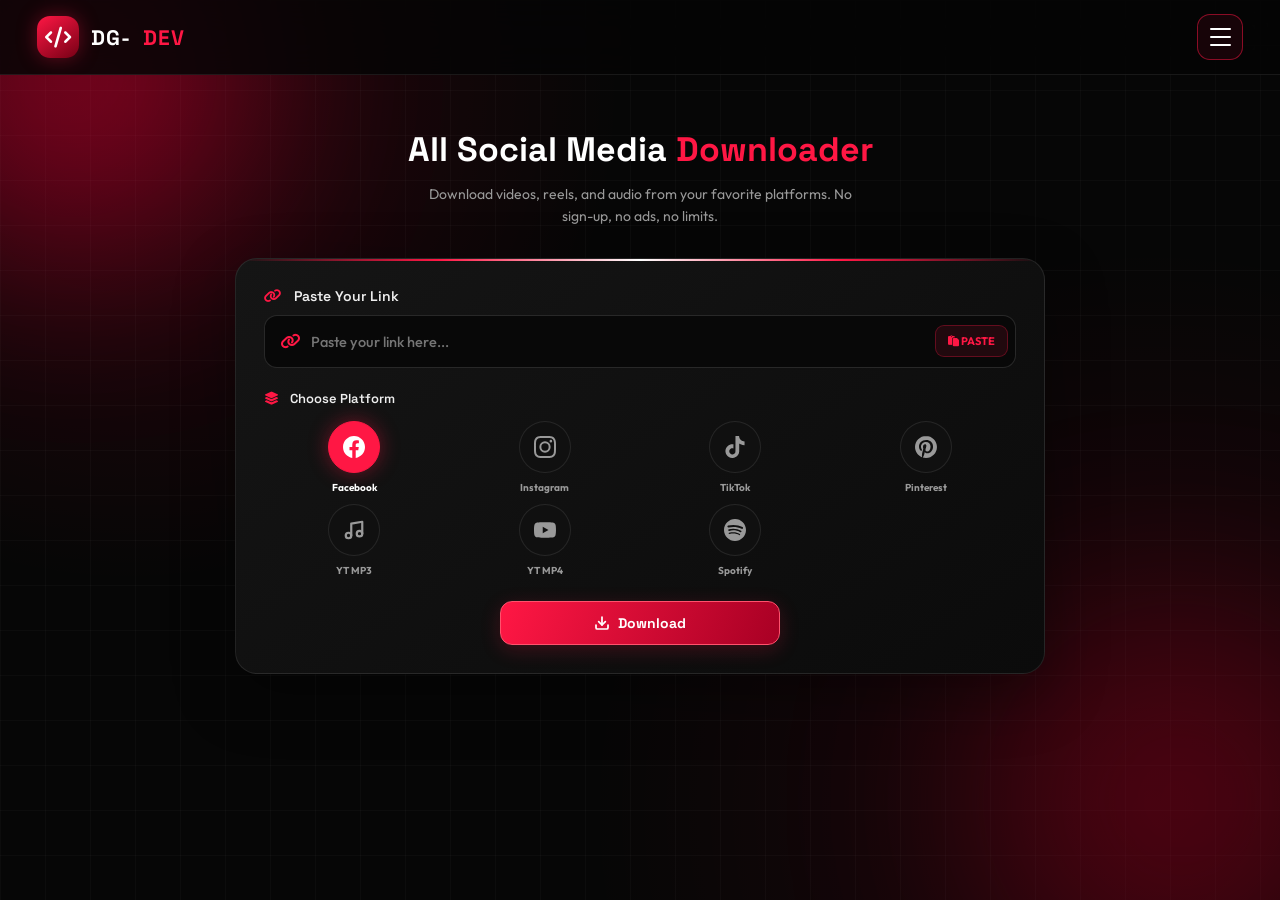
<file: social-downloader.html>
<!DOCTYPE html>
<html lang="en">
<head>
<meta charset="UTF-8">
<meta name="viewport" content="width=device-width, initial-scale=1">
<meta name="theme-color" content="#080808">

<title>DG SAVER - Social Media Downloader</title>

<link rel="preconnect" href="https://fonts.googleapis.com">
<link rel="preconnect" href="https://fonts.gstatic.com" crossorigin>

<link href="https://fonts.googleapis.com/css2?family=Outfit:wght@400;500;600;700;800&family=Space+Grotesk:wght@400;500;600;700&display=swap" rel="stylesheet">

<link rel="stylesheet" href="https://cdnjs.cloudflare.com/ajax/libs/font-awesome/6.7.2/css/all.min.css">

<style>
/* =====================================
   DG-DEV THEME (RED CYBER PREMIUM)
===================================== */
:root {
  --red:#ff1744;
  --red-dark:#a80024;
  --bg:#060606;
  --card:#111111;
  --white:#ffffff;
  --muted:#999999;
  --border:rgba(255,255,255,.09);
}

* {
  margin:0;
  padding:0;
  box-sizing:border-box;
}

body {
  min-height:100vh;
  background:var(--bg);
  color:white;
  font-family:'Outfit',sans-serif;
  overflow-x:hidden;
  padding-top: 75px;
}

button,input {
  font-family:inherit;
}

button {
  cursor:pointer;
}

/* =====================================
   HEADER & NAVIGATION
===================================== */
.header {
  width: 100%; height: 75px; position: fixed; top: 0; z-index: 1000;
  background: rgba(5,5,5,.85); backdrop-filter: blur(20px); border-bottom: 1px solid rgba(255,255,255,.08);
}
.header-inner {
  max-width: 1250px; height: 100%; margin: auto; padding: 0 22px;
  display: flex; align-items: center; justify-content: space-between;
}
.logo {
  display: flex; align-items: center; gap: 12px; font-family: 'Space Grotesk', sans-serif;
  font-size: 21px; font-weight: 800; letter-spacing: 1px; text-decoration: none; color: white;
}
.logo span { color: var(--red); }
.logo-icon {
  width: 42px; height: 42px; display: grid; place-items: center; border-radius: 13px;
  color: white; background: linear-gradient(145deg, #ff1744, #760015); box-shadow: 0 0 20px rgba(255,23,68,.35);
}
.menu-toggle {
  width: 46px; height: 46px; border-radius: 13px; border: 1px solid rgba(255,23,68,.5);
  background: rgba(255,23,68,.08); display: flex; flex-direction: column; justify-content: center;
  align-items: center; gap: 6px; transition: .3s; z-index: 1002;
}
.menu-toggle:hover { background: var(--red); box-shadow: 0 0 20px rgba(255,23,68,.5); }
.menu-toggle span { width: 21px; height: 2px; background: white; border-radius: 5px; transition: .3s; }
.menu-toggle.active span:nth-child(1) { transform: translateY(8px) rotate(45deg); }
.menu-toggle.active span:nth-child(2) { opacity: 0; transform: translateX(-10px); }
.menu-toggle.active span:nth-child(3) { transform: translateY(-8px) rotate(-45deg); }

.nav-overlay {
  position: fixed; inset: 0; z-index: 998; background: rgba(0,0,0,.7);
  opacity: 0; visibility: hidden; transition: .3s;
}
.nav-overlay.active { opacity: 1; visibility: visible; }
.side-menu {
  position: fixed; z-index: 1001; top: 0; right: -360px; width: 320px; max-width: 85%;
  height: 100vh; padding: 100px 22px 30px; background: rgba(10,10,10,.97);
  backdrop-filter: blur(20px); border-left: 1px solid rgba(255,23,68,.25);
  transition: .4s cubic-bezier(.77,0,.18,1); overflow-y: auto;
}
.side-menu.active { right: 0; }
.menu-heading { color: var(--red); font-family: 'Space Grotesk', sans-serif; font-size: 12px; letter-spacing: 3px; margin-bottom: 20px; }
.menu-link {
  display: flex; align-items: center; gap: 15px; padding: 15px; margin-bottom: 9px;
  background: rgba(255,255,255,.035); border: 1px solid rgba(255,255,255,.06);
  border-radius: 12px; color: #ddd; font-size: 14px; transition: .3s; text-decoration: none;
}
.menu-link i { width: 22px; text-align: center; color: var(--red); font-size: 16px; }
.menu-link:hover { background: rgba(255,23,68,.12); border-color: var(--red); transform: translateX(-5px); color: white; }
.menu-link.active { background: rgba(255,23,68,.15); border-color: var(--red); color: #fff; }
.menu-label { padding: 18px 5px 8px; color: #ff536f; font-family: 'Space Grotesk', sans-serif; font-size: 11px; letter-spacing: 2px; }

/* =====================================
   LOADER
===================================== */
.dgdev-loader-overlay {
  position: fixed; inset: 0; background: var(--bg);
  display: flex; flex-direction: column; align-items: center;
  justify-content: center; gap: 25px; z-index: 99999;
  transition: opacity 0.5s ease, visibility 0.5s ease;
}
.dgdev-loader-overlay.hidden { opacity: 0; visibility: hidden; }
.loader-wrapper { position: relative; width: 100px; height: 100px; }
.loader-wrapper .inner {
  position: absolute; box-sizing: border-box; width: 100%; height: 100%;
  border-radius: 50%; border: 4px solid transparent;
}
.loader-wrapper .inner.one { border-top-color: #ff1744; border-right-color: #ff1744; animation: rotate-one 1s linear infinite; }
.loader-wrapper .inner.two { border-bottom-color: #ff003c; border-left-color: #ff003c; animation: rotate-two 1s linear infinite; }
.loader-wrapper .inner.three { border-top-color: #ff526d; border-right-color: #ff526d; animation: rotate-three 1s linear infinite; }
@keyframes rotate-one { 0% { transform: rotateX(35deg) rotateY(-45deg) rotateZ(0deg); } 100% { transform: rotateX(35deg) rotateY(-45deg) rotateZ(360deg); } }
@keyframes rotate-two { 0% { transform: rotateX(50deg) rotateY(10deg) rotateZ(0deg); } 100% { transform: rotateX(50deg) rotateY(10deg) rotateZ(360deg); } }
@keyframes rotate-three { 0% { transform: rotateX(35deg) rotateY(55deg) rotateZ(0deg); } 100% { transform: rotateX(35deg) rotateY(55deg) rotateZ(360deg); } }
.loader-brand { font-family: 'Space Grotesk', sans-serif; font-size: 16px; font-weight: 700; letter-spacing: 3px; color: var(--red); animation: pulse 1.5s ease-in-out infinite; }
@keyframes pulse { 0%, 100% { opacity: 0.7; } 50% { opacity: 1; } }

/* =====================================
   BACKGROUND
===================================== */
.animated-bg {
  position:fixed; inset:0; z-index:-2; overflow:hidden;
  background: radial-gradient(circle at 10% 10%,rgba(255,0,50,.14),transparent 35%), radial-gradient(circle at 90% 90%,rgba(255,0,50,.1),transparent 40%), #060606;
}
.animated-bg::before {
  content:""; position:absolute; inset:0;
  background-image: linear-gradient(rgba(255,255,255,.025) 1px,transparent 1px), linear-gradient(90deg,rgba(255,255,255,.025) 1px,transparent 1px);
  background-size:45px 45px; animation:gridMove 15s linear infinite;
}
@keyframes gridMove { to { transform:translateY(45px); } }
.blob { position:absolute; border-radius:50%; filter:blur(100px); opacity:.4; animation:floatBlob 12s ease-in-out infinite alternate; }
.blob-1 { width:350px; height:350px; background:#ff003c; top:-100px; left:-100px; }
.blob-2 { width:400px; height:400px; background:#90001c; bottom:-100px; right:-100px; animation-delay:-5s; }
@keyframes floatBlob { to { transform:translate(70px,60px) scale(1.2); } }

/* =====================================
   PAGE LAYOUT & CARDS
===================================== */
.page-container { max-width:850px; width:100%; margin:auto; padding:35px 20px 60px; position:relative; }
.hero { text-align: center; padding: 20px 0 30px; }
.hero h1 { font-family:'Space Grotesk',sans-serif; font-size:clamp(24px,5vw,34px); font-weight:800; line-height:1.2; margin-bottom:12px; }
.hero h1 span { color:var(--red); }
.hero p { color:var(--muted); font-size:14px; max-width:450px; margin:0 auto; line-height:1.6; }

.card {
  position:relative; overflow:hidden; background:linear-gradient(145deg,#151515,#0b0b0b);
  border:1px solid rgba(255,255,255,.09); border-radius:22px; padding:28px; box-shadow:0 20px 60px rgba(0,0,0,.35);
}
.card::before {
  content:""; position:absolute; top:0; left:0; width:100%; height:2px;
  background:linear-gradient(90deg,transparent,#ff1744,white,#ff1744,transparent);
}

/* Input Field */
.input-group { margin-bottom: 22px; position: relative; }
.input-group label { display: block; font-family: 'Space Grotesk', sans-serif; font-size: 14px; font-weight: 600; margin-bottom: 10px; color: #eee; }
.input-group label i { color: var(--red); margin-right: 8px; }
.input-field { position:relative; display:flex; align-items:center; }
.input-field input {
  width:100%; background:#080808; border:1px solid rgba(255,255,255,.13); border-radius:13px;
  padding:16px 100px 16px 46px; color:white; font-size:14.5px; font-weight:500; outline:none; transition:.3s;
}
.input-field input:focus { border-color:var(--red); box-shadow:0 0 0 4px rgba(255,23,68,.13); }
.input-field .input-icon { position:absolute; left:16px; color:var(--red); font-size: 16px; pointer-events:none; }
.paste-btn {
  position:absolute; right:8px; background:rgba(255,23,68,.1); border:1px solid rgba(255,23,68,.3);
  color:var(--red); font-size:11px; font-weight:700; padding:8px 12px; border-radius:9px; transition:.2s;
}
.paste-btn:hover { background:var(--red); color:white; }

/* Platforms Grid */
.platforms-label { font-family:'Space Grotesk',sans-serif; font-size:13px; font-weight:600; color:#eee; margin-bottom:14px; }
.platforms-label i { color:var(--red); margin-right:8px; }
.platforms { display:grid; grid-template-columns:repeat(4,1fr); gap:10px; margin-bottom:24px; }
@media(max-width:520px){ .platforms { grid-template-columns:repeat(4,1fr); gap:8px; } }
.platform-btn { display:flex; flex-direction:column; align-items:center; gap:8px; background:transparent; border:none; transition:transform .2s; }
.platform-btn:active { transform:scale(.94); }
.platform-icon {
  width:52px; height:52px; border-radius:50%; display:grid; place-items:center;
  background:#101010; border:1px solid rgba(255,255,255,.09); color:var(--muted); transition:.3s;
}
@media(max-width:520px){ .platform-icon{ width:100%; aspect-ratio:1; height:auto; max-width:60px; } }
.platform-icon svg { width:22px; height:22px; transition:transform .3s; }
.platform-name { font-size:10px; font-weight:700; color:var(--muted); white-space:nowrap; transition:.3s; }
.platform-btn:hover .platform-icon { border-color:rgba(255,23,68,.6); background:rgba(255,23,68,.06); transform:translateY(-2px); }
.platform-btn:hover .platform-icon svg { transform:scale(1.12); color:white; }
.platform-btn.active .platform-icon { background:var(--red); color:#fff; border-color:var(--red); box-shadow:0 0 20px rgba(255,23,68,.4); }
.platform-btn.active .platform-name { color:white; }

/* =====================================
   UPDATED: SMALLER DOWNLOAD BUTTON
===================================== */
.download-btn {
  width:100%; max-width: 280px; margin: 0 auto; padding:12px 20px; 
  border:1px solid #ff526d; border-radius:12px;
  background:linear-gradient(110deg,#ff1744,#a80024); color:#fff;
  font-family:'Space Grotesk',sans-serif; font-size:14px; font-weight:700;
  display:flex; align-items:center; justify-content:center; gap:8px;
  box-shadow:0 5px 20px rgba(255,23,68,.2); transition:.3s;
}
.download-btn:hover:not(:disabled) { transform:translateY(-2px); box-shadow:0 0 25px rgba(255,23,68,.5); }
.download-btn:disabled { opacity:.6; cursor:not-allowed; }
.download-btn svg { width: 16px; height: 16px; }
.download-btn.loading svg { animation:bounceY .9s ease-in-out infinite; }
@keyframes bounceY { 0%,100%{transform:translateY(0)} 50%{transform:translateY(4px)} }

/* Status & Result Box */
#status { margin-top:16px; display:none; }
#status.show { display:block; animation:slideUp .3s ease; }
@keyframes slideUp { from{opacity:0;transform:translateY(12px)} to{opacity:1;transform:none} }
.status-box { border-radius:14px; padding:14px 16px; font-size:13.5px; display:flex; align-items:center; gap:11px; font-weight:500; }
.status-box.load { background:rgba(255,23,68,.1); border:1px solid rgba(255,23,68,.3); color:#ff8398; }
.status-box.err { background:rgba(255,77,106,.13); border:1px solid rgba(255,77,106,.35); color:#ffb3c4; }
.spinner { width:16px; height:16px; flex:none; border-radius:50%; border:2px solid rgba(255,255,255,.15); border-top-color:var(--red); animation:spin .7s linear infinite; }
@keyframes spin { to { transform:rotate(360deg); } }

#result { margin-top:22px; display:none; }
#result.show { display:block; animation:slideUp .4s ease; }

/* Thumbnails & Metadata */
.thumb { position:relative; width:100%; border-radius:18px; overflow:hidden; background:#000; aspect-ratio:16/9; border:1px solid rgba(255,255,255,.09); }
.thumb img { width:100%; height:100%; object-fit:cover; }
.thumb .dur { position:absolute; bottom:10px; right:10px; background:rgba(0,0,0,.78); padding:5px 10px; border-radius:8px; font-size:11.5px; font-weight:700; color:#fff; border:1px solid rgba(255,255,255,.15); }
.meta { margin-top:16px; }
.meta h2 { font-family:'Space Grotesk',sans-serif; font-size:16px; font-weight:700; line-height:1.4; margin-bottom:7px; color:white; }
.meta .author { font-size:12.5px; color:var(--muted); display:flex; align-items:center; gap:6px; }
.stats { display:grid; grid-template-columns:repeat(3,1fr); gap:8px; margin-top:16px; }
.stat { background:rgba(255,255,255,.035); border:1px solid rgba(255,255,255,.06); border-radius:13px; padding:12px 6px; text-align:center; }
.stat b { display:block; font-size:15px; font-weight:800; color:white; }
.stat small { font-size:9.5px; color:var(--muted); letter-spacing:1px; text-transform:uppercase; margin-top:3px; display:block; }

/* Download Links (Rows) */
.sec-title { font-family:'Space Grotesk',sans-serif; font-size:12px; font-weight:700; color:var(--muted); letter-spacing:1.5px; text-transform:uppercase; margin:22px 0 12px; display:flex; align-items:center; gap:10px; }
.sec-title::after { content:''; flex:1; height:1px; background:linear-gradient(90deg,rgba(255,255,255,.09),transparent); }
.dl {
  display:flex; align-items:center; gap:13px; background:rgba(255,255,255,.035); border:1px solid rgba(255,255,255,.06);
  border-radius:12px; padding:13px 15px; margin-bottom:9px; text-decoration:none; color:white; transition:.3s; cursor:pointer;
}
.dl:hover { background:rgba(255,23,68,.12); border-color:var(--red); transform:translateX(5px); }
.dl .badge { width:42px; height:42px; flex:none; border-radius:12px; display:grid; place-items:center; background:rgba(255,23,68,.13); color:var(--red); border:1px solid rgba(255,23,68,.2); }
.dl .badge svg { width:19px; height:19px; }
.dl .txt { flex:1; min-width:0; }
.dl .txt b { display:block; font-size:13.5px; font-weight:700; margin-bottom:2px; }
.dl .txt small { font-size:11px; color:var(--muted); display:flex; align-items:center; gap:6px; flex-wrap:wrap; }
.dl .go { font-size:10.5px; font-weight:800; color:#fff; padding:7px 12px; border-radius:9px; background:linear-gradient(135deg,#ff1744,#a80024); display:inline-flex; align-items:center; gap:5px; box-shadow:0 4px 14px rgba(255,23,68,.4); transition:.2s; min-width:64px; justify-content:center; }
.dl .go svg { width:11px; height:11px; }
.dl:hover .go { box-shadow:0 6px 20px rgba(255,23,68,.6); transform:translateY(-1px); }
.dl.downloading { pointer-events:none; background:rgba(34,197,94,.1); border-color:rgba(34,197,94,.35); }
.dl.downloading .go { background:linear-gradient(135deg,#22c55e,#16a34a); }
.dl.done .go { background:linear-gradient(135deg,#22c55e,#16a34a); }
.tag { display:inline-flex; align-items:center; gap:3px; font-size:9.5px; font-weight:800; padding:2px 6px; border-radius:5px; text-transform:uppercase; }
.tag.audio { background:rgba(34,197,94,.15); color:#4ade80; border:1px solid rgba(34,197,94,.3); }
.tag.mute { background:rgba(255,77,106,.13); color:#ff8fa3; border:1px solid rgba(255,77,106,.3); }

/* Toast */
.toast { position:fixed; bottom:25px; left:50%; transform:translateX(-50%) translateY(100px); background:#171717; border:1px solid rgba(255,23,68,.5); color:white; padding:13px 19px; border-radius:12px; font-size:13px; font-weight:600; z-index:9999; box-shadow:0 10px 30px rgba(0,0,0,.5); opacity:0; transition:all .3s; display:flex; align-items:center; gap:9px; }
.toast.show { opacity:1; transform:translateX(-50%) translateY(0); }
.toast svg { width:16px; height:16px; color:var(--red); }
</style>
</head>
<body>

<!-- LOADER -->
<div class="dgdev-loader-overlay" id="dgdev-loader">
  <div class="loader-wrapper">
    <div class="inner one"></div>
    <div class="inner two"></div>
    <div class="inner three"></div>
  </div>
  <div class="loader-brand">DG-DEV LOADING</div>
</div>

<!-- HEADER -->
<header class="header">
  <div class="header-inner">
    <a href="index.html" class="logo">
      <div class="logo-icon"><i class="fa-solid fa-code"></i></div>
      DG-<span>DEV</span>
    </a>
    <button class="menu-toggle" id="menuToggle" aria-label="Open menu" aria-expanded="false">
      <span></span><span></span><span></span>
    </button>
  </div>
</header>

<!-- MENU OVERLAY -->
<div class="nav-overlay" id="navOverlay"></div>

<!-- SIDE MENU -->
<nav class="side-menu" id="sideMenu">
  <div class="menu-heading">DG-DEV NAVIGATION</div>
  <a href="index.html" class="menu-link"><i class="fa-solid fa-house"></i> Home</a>
  <a href="profile.html" class="menu-link"><i class="fa-solid fa-user"></i> Profile</a>
  
  <div class="menu-label">PREMIUM TOOLS</div>
  <a href="image-cut.html" class="menu-link"><i class="fa-solid fa-object-group"></i> Image Cut</a>
  <a href="img-url-generator.html" class="menu-link"><i class="fa-solid fa-link"></i> Img URL Generator</a>
  <a href="av-url-generator.html" class="menu-link"><i class="fa-solid fa-clapperboard"></i> Audio & Video Gen</a>
  <a href="subtitle-translator.html" class="menu-link"><i class="fa-solid fa-language"></i> Subtitles Translator</a>
  <a href="subtitle-converter.html" class="menu-link"><i class="fa-solid fa-arrows-rotate"></i> Sub Converter</a>
  <a href="modz-downloader.html" class="menu-link"><i class="fa-solid fa-cloud-arrow-down"></i> Modz Downloader</a>
  <a href="social-downloader.html" class="menu-link active"><i class="fa-solid fa-photo-film"></i> Social Downloader</a>
  <a href="wp-ban-unban.html" class="menu-link"><i class="fa-solid fa-shield-halved"></i> WP Ban & Unban</a>
  <a href="whatsapp-report.html" class="menu-link"><i class="fa-brands fa-whatsapp"></i> WhatsApp Report</a>
  <a href="text-generator.html" class="menu-link"><i class="fa-solid fa-wand-magic-sparkles"></i> Text Generator</a>
  <a href="1xbet-signals.html" class="menu-link"><i class="fa-solid fa-chart-line"></i> 1x Bet Signals</a>
  <a href="crypto-course.html" class="menu-link"><i class="fa-brands fa-bitcoin"></i> Crypto Course</a>
  <a href="about.html" class="menu-link"><i class="fa-solid fa-circle-info"></i> About</a>
</nav>

<!-- BACKGROUND -->
<div class="animated-bg">
  <div class="blob blob-1"></div>
  <div class="blob blob-2"></div>
</div>

<main class="page-container">
  <section class="hero">
    <h1>All Social Media <span>Downloader</span></h1>
    <p>Download videos, reels, and audio from your favorite platforms. No sign-up, no ads, no limits.</p>
  </section>

  <div class="card">
    <!-- INPUT SECTION -->
    <div class="input-group">
      <label><i class="fa-solid fa-link"></i> Paste Your Link</label>
      <div class="input-field">
        <span class="input-icon"><i class="fa-solid fa-link"></i></span>
        <input id="urlInput" type="url" inputmode="url" autocomplete="off" spellcheck="false" placeholder="Paste your link here...">
        <button class="paste-btn" id="pasteBtn" type="button"><i class="fa-solid fa-paste"></i> PASTE</button>
      </div>
    </div>

    <!-- PLATFORM SELECTION -->
    <div class="platforms-label"><i class="fa-solid fa-layer-group"></i> Choose Platform</div>
    <div class="platforms" id="platforms">
      <button class="platform-btn active" data-p="facebook" type="button">
        <div class="platform-icon"><svg viewBox="0 0 24 24" fill="currentColor"><path d="M24 12.073c0-6.627-5.373-12-12-12s-12 5.373-12 12c0 5.99 4.388 10.954 10.125 11.854v-8.385H7.078v-3.47h3.047V9.43c0-3.007 1.792-4.669 4.533-4.669 1.312 0 2.686.235 2.686.235v2.953H15.83c-1.491 0-1.956.925-1.956 1.874v2.25h3.328l-.532 3.47h-2.796v8.385C19.612 23.027 24 18.062 24 12.073z"/></svg></div>
        <span class="platform-name">Facebook</span>
      </button>
      <button class="platform-btn" data-p="instagram" type="button">
        <div class="platform-icon"><svg viewBox="0 0 24 24" fill="currentColor"><path d="M12 2.163c3.204 0 3.584.012 4.85.07 3.252.148 4.771 1.691 4.919 4.919.058 1.265.069 1.645.069 4.849 0 3.205-.012 3.584-.069 4.849-.149 3.225-1.664 4.771-4.919 4.919-1.266.058-1.644.07-4.85.07-3.204 0-3.584-.012-4.849-.07-3.26-.149-4.771-1.699-4.919-4.92-.058-1.265-.07-1.644-.07-4.849 0-3.204.013-3.583.07-4.849.149-3.227 1.664-4.771 4.919-4.919 1.266-.057 1.645-.069 4.849-.069zM12 0C8.741 0 8.333.014 7.053.072 2.695.272.273 2.69.073 7.052.014 8.333 0 8.741 0 12c0 3.259.014 3.668.072 4.948.2 4.358 2.618 6.78 6.98 6.98C8.333 23.986 8.741 24 12 24c3.259 0 3.668-.014 4.948-.072 4.354-.2 6.782-2.618 6.979-6.98.059-1.28.073-1.689.073-4.948 0-3.259-.014-3.667-.072-4.947-.196-4.354-2.617-6.78-6.979-6.98C15.668.014 15.259 0 12 0zm0 5.838a6.162 6.162 0 100 12.324 6.162 6.162 0 000-12.324zM12 16a4 4 0 110-8 4 4 0 010 8zm6.406-11.845a1.44 1.44 0 100 2.881 1.44 1.44 0 000-2.881z"/></svg></div>
        <span class="platform-name">Instagram</span>
      </button>
      <button class="platform-btn" data-p="tiktok" type="button">
        <div class="platform-icon"><svg viewBox="0 0 24 24" fill="currentColor"><path d="M12.525.02c1.31-.02 2.61-.01 3.91-.02.08 1.53.63 3.09 1.75 4.17 1.12 1.11 2.7 1.62 4.24 1.79v4.03c-1.44-.05-2.89-.35-4.2-.97-.57-.26-1.1-.59-1.62-.93-.01 2.92.01 5.84-.02 8.75-.08 1.4-.54 2.79-1.35 3.94-1.31 1.92-3.58 3.17-5.91 3.21-1.43.08-2.86-.31-4.08-1.03-2.02-1.19-3.44-3.37-3.65-5.71-.02-.5-.03-1-.01-1.49.18-1.9 1.12-3.72 2.58-4.96 1.66-1.44 3.98-2.13 6.15-1.72.02 1.48-.04 2.96-.04 4.44-.99-.32-2.15-.23-3.02.37-.63.41-1.11 1.04-1.36 1.75-.21.51-.15 1.07-.14 1.61.24 1.64 1.82 3.02 3.5 2.87 1.12-.01 2.19-.66 2.77-1.61.19-.33.4-.67.41-1.06.1-1.79.06-3.57.07-5.36.01-4.03-.01-8.05.02-12.07z"/></svg></div>
        <span class="platform-name">TikTok</span>
      </button>
      <button class="platform-btn" data-p="pinterest" type="button">
        <div class="platform-icon"><svg viewBox="0 0 24 24" fill="currentColor"><path d="M12.017 0C5.396 0 .029 5.367.029 11.987c0 5.079 3.158 9.417 7.618 11.162-.105-.949-.199-2.403.041-3.439.219-.937 1.406-5.957 1.406-5.957s-.359-.72-.359-1.781c0-1.663.967-2.911 2.168-2.911 1.024 0 1.518.769 1.518 1.688 0 1.029-.653 2.567-.992 3.992-.285 1.193.6 2.165 1.775 2.165 2.128 0 3.768-2.245 3.768-5.487 0-2.861-2.063-4.869-5.008-4.869-3.41 0-5.409 2.562-5.409 5.199 0 1.033.394 2.143.889 2.741.099.12.112.225.085.345-.09.375-.293 1.199-.334 1.363-.053.225-.172.271-.401.165-1.495-.69-2.433-2.878-2.433-4.646 0-3.776 2.748-7.252 7.92-7.252 4.158 0 7.392 2.967 7.392 6.923 0 4.135-2.607 7.462-6.233 7.462-1.214 0-2.354-.629-2.758-1.379l-.749 2.848c-.269 1.045-1.004 2.352-1.498 3.146 1.123.345 2.306.535 3.55.535 6.607 0 11.985-5.365 11.985-11.987C23.97 5.39 18.592.026 11.985.026L12.017 0z"/></svg></div>
        <span class="platform-name">Pinterest</span>
      </button>
      <button class="platform-btn" data-p="ytmp3" type="button">
        <div class="platform-icon"><svg viewBox="0 0 24 24" fill="none" stroke="currentColor" stroke-width="2.4" stroke-linecap="round" stroke-linejoin="round"><path d="M9 18V5l12-2v13"/><circle cx="6" cy="18" r="3"/><circle cx="18" cy="16" r="3"/></svg></div>
        <span class="platform-name">YT MP3</span>
      </button>
      <button class="platform-btn" data-p="ytmp4" type="button">
        <div class="platform-icon"><svg viewBox="0 0 24 24" fill="currentColor"><path d="M23.498 6.186a3.016 3.016 0 0 0-2.122-2.136C19.505 3.545 12 3.545 12 3.545s-7.505 0-9.377.505A3.017 3.017 0 0 0 .502 6.186C0 8.07 0 12 0 12s0 3.93.502 5.814a3.016 3.016 0 0 0 2.122 2.136c1.871.505 9.376.505 9.376.505s7.505 0 9.377-.505a3.015 3.015 0 0 0 2.122-2.136C24 15.93 24 12 24 12s0-3.93-.502-5.814zM9.545 15.568V8.432L15.818 12l-6.273 3.568z"/></svg></div>
        <span class="platform-name">YT MP4</span>
      </button>
      <button class="platform-btn" data-p="spotify" type="button">
        <div class="platform-icon"><svg viewBox="0 0 24 24" fill="currentColor"><path d="M12 0C5.4 0 0 5.4 0 12s5.4 12 12 12 12-5.4 12-12S18.66 0 12 0zm5.521 17.34c-.24.359-.66.48-1.021.24-2.82-1.74-6.36-2.101-10.561-1.141-.418.122-.779-.179-.899-.539-.12-.421.18-.78.54-.9 4.56-1.021 8.52-.6 11.64 1.32.42.18.479.659.301 1.02zm1.44-3.3c-.301.42-.841.6-1.262.3-3.239-1.98-8.159-2.58-11.939-1.38-.479.12-1.02-.12-1.14-.6-.12-.48.12-1.021.6-1.141C9.6 9.9 15 10.561 18.72 12.84c.361.181.54.78.241 1.2zm.12-3.36C15.24 8.4 8.82 8.16 5.16 9.301c-.6.179-1.2-.181-1.38-.721-.18-.601.18-1.2.72-1.381 4.26-1.26 11.28-1.02 15.721 1.621.539.3.719 1.02.42 1.56-.301.421-1.02.599-1.56.3z"/></svg></div>
        <span class="platform-name">Spotify</span>
      </button>
    </div>

    <!-- DOWNLOAD BUTTON (NOW SMALLER) -->
    <button class="download-btn" id="downloadBtn" type="button">
      <svg viewBox="0 0 24 24" fill="none" stroke="currentColor" stroke-width="2.6" stroke-linecap="round" stroke-linejoin="round"><path d="M21 15v4a2 2 0 0 1-2 2H5a2 2 0 0 1-2-2v-4"/><polyline points="7 10 12 15 17 10"/><line x1="12" y1="15" x2="12" y2="3"/></svg>
      <span id="downloadBtnText">Download</span>
    </button>
  </div>

  <div id="status"></div>
  <div id="result"></div>
</main>

<script>
/* =====================================
   REMOVE LOADER ON PAGE LOAD
===================================== */
window.addEventListener('load', function() {
  const loader = document.getElementById('dgdev-loader');
  if (loader) {
    setTimeout(() => {
      loader.classList.add('hidden');
      setTimeout(() => loader.remove(), 500);
    }, 600);
  }
});

/* =====================================
   HAMBURGER MENU LOGIC
===================================== */
const menuToggle = document.getElementById('menuToggle');
const sideMenu = document.getElementById('sideMenu');
const navOverlay = document.getElementById('navOverlay');

function toggleMenu() {
  const isOpen = sideMenu.classList.toggle('active');
  menuToggle.classList.toggle('active', isOpen);
  navOverlay.classList.toggle('active', isOpen);
  menuToggle.setAttribute('aria-expanded', isOpen);
  document.body.style.overflow = isOpen ? 'hidden' : '';
}
menuToggle.addEventListener('click', toggleMenu);
navOverlay.addEventListener('click', toggleMenu);
document.querySelectorAll('.menu-link').forEach(link => {
  link.addEventListener('click', () => {
    sideMenu.classList.remove('active');
    menuToggle.classList.remove('active');
    navOverlay.classList.remove('active');
    menuToggle.setAttribute('aria-expanded', 'false');
    document.body.style.overflow = '';
  });
});
document.addEventListener('keydown', e => {
  if(e.key === 'Escape') {
    sideMenu.classList.remove('active');
    menuToggle.classList.remove('active');
    navOverlay.classList.remove('active');
    document.body.style.overflow = '';
  }
});

/* =========================================================
   DOWNLOADER LOGIC
========================================================= */
const API_KEY = 'kcey_3aac11b6ed5c49a5b3b0a2a2922a38de4014';
const TIKTOK_API_BASE = 'https://tiktok-api-new-vercel.vercel.app';
const DARKSHAN_BASE   = 'https://api-dark-shan-yt.koyeb.app';
const DARKSHAN_KEY    = '7ef68a8f38185a67';
const SASA_BASE       = 'https://sasa-dev-api.xyz';
const SASA_KEY        = 'Sasa_Dev_Api_7e9cf42bd33607b3503c016dd49720fec6d22b63';
const ZANTA_BASE      = 'https://api.zanta-mini.store';
const ZANTA_KEY       = 'zanta_JatdaWBTIbi4uSdilQ1q6gE3';
const YTMP4_BASE = 'https://supunofc.site/api/download/ytmp4-down';
const YTMP4_KEY  = 'supun-6senhznz07sw1zzfkn8yf768';
const PINTEREST_BASE = 'https://supunofc.site/api/download/down/pin/dl';
const PINTEREST_KEY  = 'supun-6senhznz07sw1zzfkn8yf768';

const CORS_PROXIES = [
  (u) => `https://api.allorigins.win/raw?url=${encodeURIComponent(u)}`,
  (u) => `https://corsproxy.io/?url=${encodeURIComponent(u)}`,
  (u) => `https://api.codetabs.com/v1/proxy?quest=${encodeURIComponent(u)}`,
  (u) => `https://cors.eu.org/${u}`,
  (u) => `https://thingproxy.freeboard.io/fetch/${u}`
];
const CORS_BLOCKED_HOSTS = ['googlevideo.com','pinimg.com','fbcdn.net','cdninstagram.com','tiktokcdn.com','scdn.co','akamaized.net','ytimg.com'];

const PLATFORMS = {
  facebook:  { label:'Facebook',    method:'KCEY_SOCIAL', type:'facebook',  render:renderFacebook },
  instagram: { label:'Instagram',   method:'KCEY_SOCIAL', type:'instagram', render:renderInstagram },
  tiktok:    { label:'TikTok',      method:'CUSTOM_TIKTOK', render:renderTikTok },
  pinterest: { label:'Pinterest',   method:'PINTEREST_NEW', render:renderPinterest },
  ytmp3:     { label:'YouTube MP3', method:'YTMP3_FALLBACK', render:renderYtmp3 },
  ytmp4:     { label:'YouTube MP4', method:'YTMP4_NEW', render:renderYtmp4 },
  spotify:   { label:'Spotify',     method:'DARKSHAN', render:renderSpotify }
};

const input = document.getElementById('urlInput');
const downloadBtn = document.getElementById('downloadBtn');
const downloadBtnText = document.getElementById('downloadBtnText');
const pasteBtn = document.getElementById('pasteBtn');
const statusEl = document.getElementById('status');
const resultEl = document.getElementById('result');
const platformsEl = document.getElementById('platforms');

let currentPlatform = 'facebook';
const platformUrls = { facebook:'', instagram:'', tiktok:'', pinterest:'', ytmp3:'', ytmp4:'', spotify:'' };

const SVG_ARROW = '<svg viewBox="0 0 24 24" fill="none" stroke="currentColor" stroke-width="3" stroke-linecap="round" stroke-linejoin="round"><path d="M7 17L17 7"/><path d="M7 7h10v10"/></svg>';
const SVG_HD    = '<svg viewBox="0 0 24 24" fill="none" stroke="currentColor" stroke-width="2.4" stroke-linecap="round" stroke-linejoin="round"><rect x="2" y="6" width="20" height="14" rx="2"/><path d="M10 12h4M8 9v6M16 9v6"/></svg>';
const SVG_SD    = '<svg viewBox="0 0 24 24" fill="none" stroke="currentColor" stroke-width="2.4" stroke-linecap="round" stroke-linejoin="round"><rect x="4" y="4" width="16" height="16" rx="2"/><path d="M9 9h6v6H9z"/></svg>';
const SVG_AUDIO = '<svg viewBox="0 0 24 24" fill="none" stroke="currentColor" stroke-width="2.4" stroke-linecap="round" stroke-linejoin="round"><path d="M9 18V5l12-2v13"/><circle cx="6" cy="18" r="3"/><circle cx="18" cy="16" r="3"/></svg>';
const SVG_VIDEO = '<svg viewBox="0 0 24 24" fill="none" stroke="currentColor" stroke-width="2.4" stroke-linecap="round" stroke-linejoin="round"><rect x="2" y="6" width="14" height="12" rx="2"/><path d="m22 8-6 4 6 4V8z"/></svg>';
const SVG_IMAGE = '<svg viewBox="0 0 24 24" fill="none" stroke="currentColor" stroke-width="2.4" stroke-linecap="round" stroke-linejoin="round"><rect x="3" y="3" width="18" height="18" rx="2"/><circle cx="8.5" cy="8.5" r="1.5"/><polyline points="21 15 16 10 5 21"/></svg>';
const SVG_CHECK = '<svg viewBox="0 0 24 24" fill="none" stroke="currentColor" stroke-width="3" stroke-linecap="round" stroke-linejoin="round"><polyline points="20 6 9 17 4 12"/></svg>';

function setPlatform(name, skipSave) {
  if(!PLATFORMS[name]) return;
  if(!skipSave && currentPlatform) platformUrls[currentPlatform] = input.value;
  currentPlatform = name;
  input.value = platformUrls[name] || '';
  platformsEl.querySelectorAll('.platform-btn').forEach(b => b.classList.toggle('active', b.dataset.p === name));
  resultEl.className = '';
  resultEl.innerHTML = '';
  showStatus('none');
}
platformsEl.addEventListener('click', e => {
  const btn = e.target.closest('.platform-btn');
  if(!btn) return;
  if(btn.dataset.p === currentPlatform) return;
  setPlatform(btn.dataset.p);
  input.focus();
});
input.addEventListener('input', () => { platformUrls[currentPlatform] = input.value; });

function showStatus(type, msg) {
  if(!type || type === 'none') { statusEl.className = ''; statusEl.innerHTML = ''; return; }
  statusEl.className = 'show';
  if(type === 'loading') statusEl.innerHTML = `<div class="status-box load"><div class="spinner"></div><div>${msg}</div></div>`;
  else if(type === 'error') statusEl.innerHTML = `<div class="status-box err"><div>⚠️</div><div>${msg}</div></div>`;
}
function setLoading(on) { downloadBtn.disabled = on; downloadBtn.classList.toggle('loading', on); downloadBtnText.textContent = on ? 'Loading...' : 'Download'; }
function fmtNum(n) { n=Number(n)||0; if(n>=1e9)return (n/1e9).toFixed(1).replace('.0','')+'B'; if(n>=1e6)return (n/1e6).toFixed(1).replace('.0','')+'M'; if(n>=1e3)return (n/1e3).toFixed(1).replace('.0','')+'K'; return String(n); }
function fmtDur(s) { s=Number(s)||0; if(!s)return ''; const m=Math.floor(s/60), ss=Math.floor(s%60); return `${m}:${String(ss).padStart(2,'0')}`; }
function esc(s) { return String(s??'').replace(/[&<>"']/g,c=>({'&':'&amp;','<':'&lt;','>':'&gt;','"':'&quot;',"'":'&#39;'}[c])); }
function qualityIcon(q) { const s=String(q||'').toLowerCase(); if(s.includes('1080')||s.includes('4k')||s.includes('2k')||s.includes('720'))return SVG_HD; if(s.includes('480')||s.includes('360')||s.includes('240')||s.includes('144'))return SVG_SD; if(s.includes('audio')||s.includes('mp3')||s.includes('m4a'))return SVG_AUDIO; return SVG_VIDEO; }
function thumbBlock(url,dur) { if(!url)return ''; return `<div class="thumb"><img src="${esc(url)}" alt="thumbnail" referrerpolicy="no-referrer" onerror="this.parentElement.style.display='none'">${dur?`<div class="dur">${esc(dur)}</div>`:''}</div>`; }
function statBlock(list) { const items=list.filter(Boolean).slice(0,3); if(!items.length)return ''; return `<div class="stats">`+items.map(s=>`<div class="stat"><b>${s.n}</b><small>${s.l}</small></div>`).join('')+`</div>`; }
function dlRow(href,iconSvg,title,sub,cta) { return `<a class="dl" href="${esc(href)}" data-direct-dl="1" rel="noopener"><div class="badge">${iconSvg}</div><div class="txt"><b>${title}</b><small>${sub}</small></div><div class="go">${SVG_ARROW}<span>${cta||'GET'}</span></div></a>`; }
function showResult(html) { resultEl.innerHTML = html; resultEl.className = 'show'; setTimeout(() => resultEl.scrollIntoView({behavior:'smooth',block:'start'}),80); }
function getYouTubeId(url) { if(!url)return null; const m=String(url).match(/(?:youtu\.be\/|youtube\.com\/(?:watch\?v=|embed\/|v\/|shorts\/|live\/))([\w-]{11})/); return m?m[1]:null; }
function hasAudioTrack(url) { if(!url)return false; const s=String(url); if(/[?&]itag=18([&]|$)/.test(s))return true; if(/[?&]itag=22([&]|$)/.test(s))return true; if(/ratebypass=yes/.test(s))return true; return false; }
function toast(msg,ok) { const el=document.createElement('div'); el.className='toast'; el.innerHTML=(ok?SVG_CHECK:'⚠️')+`<span>${esc(msg)}</span>`; document.body.appendChild(el); requestAnimationFrame(()=>el.classList.add('show')); setTimeout(()=>{el.classList.remove('show'); setTimeout(()=>el.remove(),320);},2600); }

// Format bytes to MB/GB
function formatBytes(bytes, decimals = 2) {
    if (!bytes || isNaN(bytes)) return '';
    if (typeof bytes === 'string' && (bytes.includes('MB') || bytes.includes('GB') || bytes.includes('KB'))) return bytes;
    bytes = Number(bytes);
    const k = 1024;
    const dm = decimals < 0 ? 0 : decimals;
    const sizes = ['Bytes', 'KB', 'MB', 'GB', 'TB'];
    const i = Math.floor(Math.log(bytes) / Math.log(k));
    return parseFloat((bytes / Math.pow(k, i)).toFixed(dm)) + ' ' + sizes[i];
}

function needsProxy(url) { try{const host=new URL(url).hostname.toLowerCase(); return CORS_BLOCKED_HOSTS.some(h=>host.includes(h));}catch(_){return false;} }
function guessFilename(url,fallback) {
  try {
    const u = new URL(url);
    const mime = (u.searchParams.get('mime')||'').toLowerCase();
    const base = (fallback||`DG_SAVER_${Date.now()}`).replace(/\.[a-z0-9]+$/i,'');
    if(mime.includes('mp4')) return base+'.mp4';
    if(mime.includes('webm')) return base+'.webm';
    if(mime.includes('mpeg')||mime.includes('mp3')) return base+'.mp3';
    if(mime.includes('audio')) return base+'.m4a';
    const last = u.pathname.split('/').filter(Boolean).pop()||'';
    if(last&&/\.(mp4|mp3|m4a|webm|jpg|jpeg|png|gif|webp)$/i.test(last)) return decodeURIComponent(last);
  } catch(_){}
  return (fallback||`DG_SAVER_${Date.now()}`)+'.mp4';
}
function downloadBlob(blob,filename) { const url=URL.createObjectURL(blob); const a=document.createElement('a'); a.href=url; a.download=filename; a.style.display='none'; document.body.appendChild(a); a.click(); a.remove(); setTimeout(()=>URL.revokeObjectURL(url),120000); }
async function fetchWithTimeout(url,opts={},timeout=15000) { const ctrl=new AbortController(); const t=setTimeout(()=>ctrl.abort(),timeout); try{const res=await fetch(url,{...opts,signal:ctrl.signal}); clearTimeout(t); return res;}catch(e){clearTimeout(t); throw e;} }
async function fetchAsBlob(url) {
  if(!needsProxy(url)) {
    try { const res=await fetchWithTimeout(url,{mode:'cors',credentials:'omit'},8000); if(res.ok){ const b=await res.blob(); if(b&&b.size>200) return b; } } catch(_){}
  }
  for(let i=0;i<CORS_PROXIES.length;i++) {
    try { const pUrl=CORS_PROXIES[i](url); const res=await fetchWithTimeout(pUrl,{credentials:'omit'},20000); if(!res.ok)continue; const b=await res.blob(); if(b&&b.size>200) return b; } catch(_){continue;}
  }
  throw new Error('All download methods failed');
}

// FIXED: Fast download for large files (Videos)
async function directDownload(url,rowEl,fallbackName) {
  if(rowEl&&rowEl.classList.contains('downloading')) return;
  
  const setState=(icon,text)=>{ if(!rowEl)return; const go=rowEl.querySelector('.go'); if(go) go.innerHTML=icon?`${icon}<span>${text}</span>`:`<div class="spinner"></div><span>${text}</span>`; };
  
  // If it's a video or large file, open directly to avoid memory crash and speed up
  const isVideo = /\.(mp4|webm|mov|mkv)(\?|$)/i.test(url) || (rowEl && rowEl.innerHTML.includes('Video'));
  
  if (isVideo) {
    setState(null, 'Save');
    toast('Download started...', true);
    window.open(url, '_blank', 'noopener');
    if(rowEl) {
      rowEl.classList.remove('downloading');
      rowEl.classList.add('done');
      setState(SVG_CHECK, 'Done');
      setTimeout(()=>{rowEl.classList.remove('done'); setState(SVG_ARROW,'GET');},2500);
    }
    return;
  }

  // For smaller files (audio/images), try fetching as blob
  if(rowEl) { rowEl.classList.add('downloading'); setState(null,'...'); }
  try {
    const blob = await fetchAsBlob(url);
    const filename = guessFilename(url, fallbackName);
    setState(null,'Save'); 
    downloadBlob(blob,filename); 
    toast('Download started ✓',true);
    if(rowEl) { rowEl.classList.remove('downloading'); rowEl.classList.add('done'); setState(SVG_CHECK,'Done'); setTimeout(()=>{rowEl.classList.remove('done'); setState(SVG_ARROW,'GET');},2200); }
  } catch(e) {
    if(rowEl) { rowEl.classList.remove('downloading'); setState(SVG_ARROW,'GET'); }
    toast('Opening in new tab...',false); 
    try{window.open(url,'_blank','noopener');}catch(_){}
  }
}

document.addEventListener('click',e=>{
  const link=e.target.closest('a[data-direct-dl]');
  if(!link)return;
  e.preventDefault();
  const title=link.querySelector('.txt b')?.textContent||'';
  const safe=title.replace(/[^\w\s-]/g,'').replace(/\s+/g,'_').substring(0,60)||'DG_SAVER';
  directDownload(link.href,link,safe);
});

function renderFacebook(data) {
  const md=data.metadata||{},dl=data.downloads||{}; const links=Array.isArray(dl.links)?dl.links:[];
  let html=thumbBlock(dl.thumbnail||'',md.duration);
  html+=`<div class="meta"><h2>${esc(md.title||'Facebook Video')}</h2><div class="author">👤 ${esc(md.author||'Unknown')}</div></div>`;
  html+=statBlock([md.view_count?{n:fmtNum(md.view_count),l:'Views'}:null,md.like_count?{n:fmtNum(md.like_count),l:'Likes'}:null,md.comment_count?{n:fmtNum(md.comment_count),l:'Comments'}:null,md.resolution?{n:esc(md.resolution),l:'Resolution'}:null]);
  if(links.length) { 
    html+=`<div class="sec-title">Download Options</div>`; 
    links.forEach(l=>{ 
      if(!l||!l.url)return; 
      const q=String(l.quality||'HD'); 
      const size = l.size ? formatBytes(l.size) : '';
      html+=dlRow(l.url,qualityIcon(q),`${esc(q)} Video`, 'MP4 · Watermark-free' + (size ? ' · ' + size : '')); 
    }); 
  }
  else html+=`<div class="status-box err" style="margin-top:14px"><div>⚠️</div><div>No download links found</div></div>`;
  showResult(html);
}

function renderInstagram(data) {
  const md=data.metadata||{},dl=data.downloads||{}; const thumb=dl.thumbnail||md.thumbnail||'';
  const videoUrl=dl.video||dl.videoUrl||(dl.links&&dl.links[0]?.url)||'';
  const caption=md.caption||md.title||'';
  let html=thumbBlock(thumb,md.duration);
  html+=`<div class="meta"><h2>${caption?esc(caption.substring(0,140))+(caption.length>140?'...':''):'Instagram Video'}</h2><div class="author">👤 @${esc(md.username||md.author||'instagram')}</div></div>`;
  if(videoUrl) { 
    html+=`<div class="sec-title">Download Options</div>`; 
    const size = dl.size || md.size ? formatBytes(dl.size || md.size) : '';
    html+=dlRow(videoUrl,SVG_HD,'HD Video','MP4 · Watermark-free' + (size ? ' · ' + size : '')); 
  }
  else html+=`<div class="status-box err" style="margin-top:14px"><div>⚠️</div><div>No download link found</div></div>`;
  showResult(html);
}

// FIXED: TikTok Size and Large HD Video
function renderTikTok(data) {
  if(!data||data.success===false) { showResult(`<div class="status-box err"><div>⚠️</div><div>${esc(data?.error||'Could not fetch TikTok video')}</div></div>`); return; }
  const d=data.data||{}; 
  const videoHD=d.videoHD||d.videoHd||d.hd||d.play||''; 
  const videoSD=d.videoNormal||d.videoSD||d.videoSd||d.sd||d.video||'';
  const audioUrl=d.audioUrl||d.audio||d.mp3||''; 
  const author=d.author||d.username||d.nickname||d.unique_id||'';
  
  // Extract File Sizes
  const sizeHD = d.sizeHD || d.videoHD_size || d.size || d.hd_size || '';
  const sizeSD = d.sizeSD || d.videoSD_size || d.sd_size || '';
  const sizeAudio = d.audio_size || d.size_audio || '';

  let html=thumbBlock(d.cover||d.thumbnail||'','');
  html+=`<div class="meta"><h2>${esc(String(d.title||d.description||'TikTok Video').substring(0,160))}</h2>${author?`<div class="author">👤 @${esc(author)}</div>`:'<div class="author">🎵 TikTok</div>'}</div>`;
  
  // Use direct URLs for TikTok to make it faster and support large videos
  const pv=(u,q)=>`${TIKTOK_API_BASE}/api/proxy-download?url=${encodeURIComponent(u)}&q=${q}`;
  const pa=(u)=>`${TIKTOK_API_BASE}/api/proxy-download?url=${encodeURIComponent(u)}&type=audio`;
  
  const rows=[];
  if(videoHD) rows.push({href:pv(videoHD,'hd'),icon:SVG_HD,title:'HD Video (No Watermark)',sub:'High quality · MP4' + (sizeHD ? ' · '+formatBytes(sizeHD) : '')});
  if(videoSD&&videoSD!==videoHD) rows.push({href:pv(videoSD,'sd'),icon:SVG_SD,title:'SD Video',sub:'Lower data · MP4' + (sizeSD ? ' · '+formatBytes(sizeSD) : '')});
  if(audioUrl) rows.push({href:pa(audioUrl),icon:SVG_AUDIO,title:'Audio (MP3)',sub:'Audio only · MP3' + (sizeAudio ? ' · '+formatBytes(sizeAudio) : '')});
  
  if(rows.length) { 
    html+=`<div class="sec-title">Download Options</div>`; 
    rows.forEach(r=>{html+=dlRow(r.href,r.icon,r.title,r.sub);}); 
  }
  else html+=`<div class="status-box err" style="margin-top:14px"><div>⚠️</div><div>No download links found</div></div>`;
  showResult(html);
}

function renderPinterest(data) {
  if(!data||data.success===false) { showResult(`<div class="status-box err"><div>⚠️</div><div>${esc(data?.message||data?.error||'Could not fetch Pinterest pin')}</div></div>`); return; }
  const r=data.result||data.data||data; const thumb=r.thumbnail||r.cover||r.image||''; const author=r.author||r.username||'';
  let items=[];
  if(Array.isArray(r.downloads)) items=items.concat(r.downloads);
  if(Array.isArray(r.items)) items=items.concat(r.items);
  if(Array.isArray(r.medias)) items=items.concat(r.medias);
  if(Array.isArray(r.videos)) items=items.concat(r.videos);
  if(Array.isArray(r.images)) items=items.concat(r.images);
  const directVid=r.video||r.videoUrl||r.mp4||'';
  if(directVid) items.push({url:directVid,type:'MP4',mediaType:'video',quality:r.quality||'HD'});
  const videos=[],images=[];
  items.forEach(item=>{
    if(!item)return; const url=item.url||item.download||item.downloadUrl||item.direct||item.link||item.src||''; if(!url)return;
    const type=String(item.type||item.ext||'').toUpperCase(); const mt=String(item.mediaType||item.media_type||'').toLowerCase();
    const isVideo = type==='MP4'||type==='WEBM'||type==='MOV'||type==='VIDEO'||mt==='video'||/\.(mp4|webm|mov)(\?|$)/i.test(url)||/\/videos?\//i.test(url)||/v1\.pinimg\.com\/videos/i.test(url);
    if(isVideo) videos.push({url,...item}); else images.push({url,...item});
  });
  const parseRes=(q)=>{const m=String(q||'').match(/(\d{3,4})/);return m?parseInt(m[1],10):0;};
  images.sort((a,b)=>parseRes(b.quality||b.type)-parseRes(a.quality||a.type));
  videos.sort((a,b)=>parseRes(b.quality)-parseRes(a.quality));
  let html=thumbBlock(thumb,'');
  html+=`<div class="meta"><h2>Pinterest Media</h2><div class="author">${author?`👤 @${esc(author)}`:'📌 Pinterest'}</div></div>`;
  if(videos.length) { html+=`<div class="sec-title">Video Download</div>`; videos.forEach(item=>{const q=item.quality||item.type||'HD'; const size = item.size ? formatBytes(item.size) : ''; const sub=`MP4 · Direct download` + (size ? ' · '+size : ''); html+=dlRow(item.url,SVG_VIDEO,`${esc(q)} Video`,sub);}); }
  if(images.length) { html+=`<div class="sec-title">Image Download</div>`; images.forEach(item=>{const q=item.quality||item.type||'Original'; const type=String(item.type||item.ext||'JPG').toUpperCase(); const ext=type==='JPG'||type==='JPEG'||type==='PNG'||type==='WEBP'?type:'JPG'; const size = item.size ? formatBytes(item.size) : ''; html+=dlRow(item.url,SVG_IMAGE,`${esc(q)} Image`,`${ext} · Full resolution` + (size ? ' · '+size : ''));}); }
  if(!videos.length&&!images.length) { html+=`<div class="status-box err" style="margin-top:14px"><div>⚠️</div><div>No download links found</div></div>`; }
  showResult(html);
}

function renderYtmp3(data) {
  const audioUrl=data.download||''; const bitrate=data.bitrate?(data.bitrate>1000?Math.round(data.bitrate/1000)+' kbps':data.bitrate+' kbps'):'';
  if(!audioUrl) { showResult(`<div class="status-box err"><div>⚠️</div><div>${esc(data?.message||'Could not fetch audio')}</div></div>`); return; }
  let html=thumbBlock(data.thumbnail||'',fmtDur(data.duration||0));
  html+=`<div class="meta"><h2>${esc(data.title||'YouTube Audio')}</h2><div class="author">🎧 YouTube Audio</div></div>`;
  html+=statBlock([data.quality?{n:esc(data.quality),l:'Format'}:null,bitrate?{n:esc(bitrate),l:'Bitrate'}:null,data.duration?{n:fmtDur(data.duration),l:'Duration'}:null]);
  html+=`<div class="sec-title">Download Options</div>`; html+=dlRow(audioUrl,SVG_AUDIO,'MP3 / M4A Audio',bitrate?`Audio only · ${bitrate}`:'Audio only');
  showResult(html);
}

function renderYtmp4(data) {
  const results=data.result||[]; const info=data._info||{}; const query=data.query||input.value;
  if(!results.length) { showResult(`<div class="status-box err"><div>⚠️</div><div>${esc(data?.message||'No download links found')}</div></div>`); return; }
  const videoId=getYouTubeId(query); const thumb=info.thumbnail_url||(videoId?`https://i.ytimg.com/vi/${videoId}/maxresdefault.jpg`:'');
  let html=thumbBlock(thumb,'');
  html+=`<div class="meta"><h2>${esc(info.title||'YouTube Video')}</h2><div class="author">👤 ${esc(info.author_name||'YouTube')}</div></div>`;
  const enriched=results.map(item=>({...item,_hasAudio:hasAudioTrack(item.downloadUrl||'')}));
  enriched.sort((a,b)=>(b._hasAudio?1:0)-(a._hasAudio?1:0));
  const audioCount=enriched.filter(x=>x._hasAudio).length;
  html+=statBlock([{n:String(results.length),l:'Qualities'},{n:String(audioCount),l:'With Audio'},{n:'MP4',l:'Format'}]);
  html+=`<div class="sec-title">Download Options</div>`;
  enriched.forEach(item=>{
    const res=item.resolution||'Video'; 
    const size=item.size&&item.size!=='N/A'?item.size:''; 
    const url=item.downloadUrl||''; if(!url)return;
    const icon=qualityIcon(res); 
    const tag=item._hasAudio?'<span class="tag audio">🎵 Audio</span>':'<span class="tag mute">🔇 Mute</span>';
    const sub=(size?`MP4 · ${size}`:'MP4 · Video')+' '+tag;
    html+=dlRow(url,icon,`${esc(res)} Video`,sub);
  });
  showResult(html);
}

function renderSpotify(data) {
  if(!data||data.status===false) { showResult(`<div class="status-box err"><div>⚠️</div><div>${esc(data?.message||data?.error||'Could not fetch Spotify track')}</div></div>`); return; }
  const d=data.data||data.result||data; const thumb=d.thumbnail||d.image||d.cover||d.album_art||'';
  const duration=d.duration||(d.duration_ms?Math.round(d.duration_ms/1000):0);
  const audioUrl=d.download||d.downloadUrl||d.url||d.audio||d.mp3||d.link||'';
  let html=thumbBlock(thumb,fmtDur(duration));
  html+=`<div class="meta"><h2>${esc(String(d.title||d.name||d.track||'Spotify Track').substring(0,160))}</h2><div class="author">🎤 ${esc(d.artist||d.artists||d.author||d.uploader||'Spotify')}${d.album?' · '+esc(d.album):''}</div></div>`;
  html+=statBlock([d.quality?{n:esc(d.quality),l:'Format'}:null,duration?{n:fmtDur(duration),l:'Duration'}:null,d.bitrate?{n:esc(d.bitrate),l:'Bitrate'}:null]);
  if(audioUrl) { 
    html+=`<div class="sec-title">Download Options</div>`; 
    const size = d.size ? formatBytes(d.size) : '';
    html+=dlRow(audioUrl,SVG_AUDIO,'Spotify Audio','MP3 · High quality' + (size ? ' · '+size : '')); 
  }
  else html+=`<div class="status-box err" style="margin-top:14px"><div>⚠️</div><div>No audio link found</div></div>`;
  showResult(html);
}

async function callTikTokApi(url) {
  const r=await fetch(`${TIKTOK_API_BASE}/api/download/tiktok`,{method:'POST',headers:{'Content-Type':'application/json'},body:JSON.stringify({url})});
  if(!r.ok)throw new Error('TikTok API request failed'); const d=await r.json();
  if(!d||d.success===false)throw new Error(d?.error||'TikTok download failed'); return d;
}
async function callKceySocial(type,url) {
  for(const ep of [`/api/${type}`,`https://api.kcey.online/api/${type}`]) {
    try { const sep=ep.includes('?')?'&':'?'; const r=await fetch(`${ep}${sep}url=${encodeURIComponent(url)}${ep.startsWith('http')?`&key=${API_KEY}`:''}`); if(r.ok){const d=await r.json(); if(d&&d.status!==false)return d;} } catch(_){}
  }
  throw new Error(`${type} API request failed`);
}
async function callYtmp3WithFallback(url) {
  const errors=[];
  try { let d=null; try{const r=await fetch(`/api/ytmp3?url=${encodeURIComponent(url)}`);if(r.ok)d=await r.json();}catch(_){}
    if(!d){const r=await fetch(`https://api.kcey.online/api/ytmp3?url=${encodeURIComponent(url)}&key=${API_KEY}`);if(r.ok)d=await r.json();}
    if(d){const bk=d.raw?.BK9||{};if(d.ok!==false&&d.status!==false&&(d.download||bk.downloadUrl))return{title:d.title||bk.title||'YouTube Audio',thumbnail:d.thumbnail||bk.image||'',download:d.download||bk.downloadUrl||'',duration:bk.duration||0,quality:bk.quality||'M4A Audio',bitrate:bk.bitrate||0};errors.push('KCeY');}else errors.push('KCeY');
  } catch(e){errors.push('KCeY:'+e.message);}
  try { const r=await fetch(`${DARKSHAN_BASE}/download/ytmp3?url=${encodeURIComponent(url)}&api_key=${DARKSHAN_KEY}`);
    if(r.ok){const d=await r.json();const dd=d?.data||d?.result||d;
      if(d&&d.status!==false&&dd&&(dd.download||dd.downloadUrl||dd.url))return{title:dd.title||'YouTube Audio',thumbnail:dd.thumbnail||dd.image||'',download:dd.download||dd.downloadUrl||dd.url,duration:dd.duration||0,quality:dd.quality||'M4A Audio',bitrate:dd.bitrate||0};
    }errors.push('Darkshan');
  } catch(e){errors.push('Darkshan:'+e.message);}
  try { const r=await fetch(`${ZANTA_BASE}/api/ytmp3?apiKey=${ZANTA_KEY}&url=${encodeURIComponent(url)}`);
    if(r.ok){const d=await r.json();const dd=d?.result||d?.data;
      if(d&&d.success!==false&&dd&&(dd.downloadUrl||dd.download||dd.url))return{title:dd.title||'YouTube Audio',thumbnail:dd.thumbnail||dd.image||'',download:dd.downloadUrl||dd.download||dd.url,duration:dd.duration||0,quality:dd.quality||'M4A Audio',bitrate:dd.bitrate||0};
    }errors.push('Zanta');
  } catch(e){errors.push('Zanta:'+e.message);}
  try { const r=await fetch(`${SASA_BASE}/api/yt/mp3-dl?apikey=${SASA_KEY}&url=${encodeURIComponent(url)}`);
    if(r.ok){const d=await r.json();const dd=d?.result||d?.data;
      if(d&&d.status!==false&&dd&&(dd.download||dd.url||dd.downloadUrl))return{title:dd.title||'YouTube Audio',thumbnail:dd.thumbnail||dd.image||'',download:dd.download||dd.url||dd.downloadUrl,duration:dd.duration||0,quality:dd.quality||'M4A Audio',bitrate:dd.bitrate||0};
    }errors.push('Sasa');
  } catch(e){errors.push('Sasa:'+e.message);}
  throw new Error('All YT MP3 APIs failed');
}
async function callYtmp4New(url) {
  let info=null; try{const r=await fetch(`https://www.youtube.com/oembed?url=${encodeURIComponent(url)}&format=json`);if(r.ok)info=await r.json();}catch(_){}
  const r=await fetch(`${YTMP4_BASE}?url=${encodeURIComponent(url)}&apikey=${YTMP4_KEY}`);
  if(!r.ok)throw new Error('YT MP4 API request failed'); const d=await r.json();
  if(!d.success||!Array.isArray(d.result)||!d.result.length)throw new Error(d.message||'No download links found');
  d._info=info; return d;
}
async function callPinterestApi(url) {
  const r=await fetch(`${PINTEREST_BASE}?url=${encodeURIComponent(url)}&apikey=${PINTEREST_KEY}`);
  if(!r.ok)throw new Error('Pinterest API request failed'); const d=await r.json();
  if(!d||d.success===false)throw new Error(d?.message||'Pinterest download failed'); return d;
}
async function callSpotifyApi(url) {
  let d=null; try{const r=await fetch(`/api/spotify?url=${encodeURIComponent(url)}`);if(r.ok)d=await r.json();}catch(_){}
  if(!d||d.status===false){const r=await fetch(`${DARKSHAN_BASE}/download/spotify?url=${encodeURIComponent(url)}&api_key=${DARKSHAN_KEY}`);if(!r.ok)throw new Error('Spotify API request failed');d=await r.json();}
  return d;
}
async function callApi(key,url) {
  const p=PLATFORMS[key]; if(!p)throw new Error('Unsupported platform');
  if(p.method==='CUSTOM_TIKTOK')return callTikTokApi(url);
  if(p.method==='KCEY_SOCIAL')return callKceySocial(p.type,url);
  if(p.method==='YTMP3_FALLBACK')return callYtmp3WithFallback(url);
  if(p.method==='YTMP4_NEW')return callYtmp4New(url);
  if(p.method==='PINTEREST_NEW')return callPinterestApi(url);
  if(p.method==='DARKSHAN')return callSpotifyApi(url);
  throw new Error('Unknown method');
}
async function handleDownload() {
  const url=input.value.trim();
  if(!url) { showStatus('error','Please paste a link first'); input.focus(); return; }
  if(!/^https?:\/\//i.test(url)) { showStatus('error','Link must start with http:// or https://'); return; }
  resultEl.className=''; resultEl.innerHTML='';
  showStatus('loading',`Fetching ${PLATFORMS[currentPlatform].label} details...`);
  setLoading(true);
  try { const data=await callApi(currentPlatform,url); showStatus('none'); PLATFORMS[currentPlatform].render(data); }
  catch(err) { showStatus('error',err.message||'Something went wrong. Please try again.'); }
  finally { setLoading(false); }
}
downloadBtn.addEventListener('click',handleDownload);
input.addEventListener('keydown',e=>{if(e.key==='Enter')handleDownload();});
pasteBtn.addEventListener('click',async()=>{
  try { const t=await navigator.clipboard.readText(); if(t){input.value=t.trim();platformUrls[currentPlatform]=input.value;input.focus();} }
  catch { input.focus(); showStatus('error','Cannot access clipboard — paste manually'); }
});

// Initialize
setPlatform('facebook',true);
</script>

</body>
   </html>
</file>
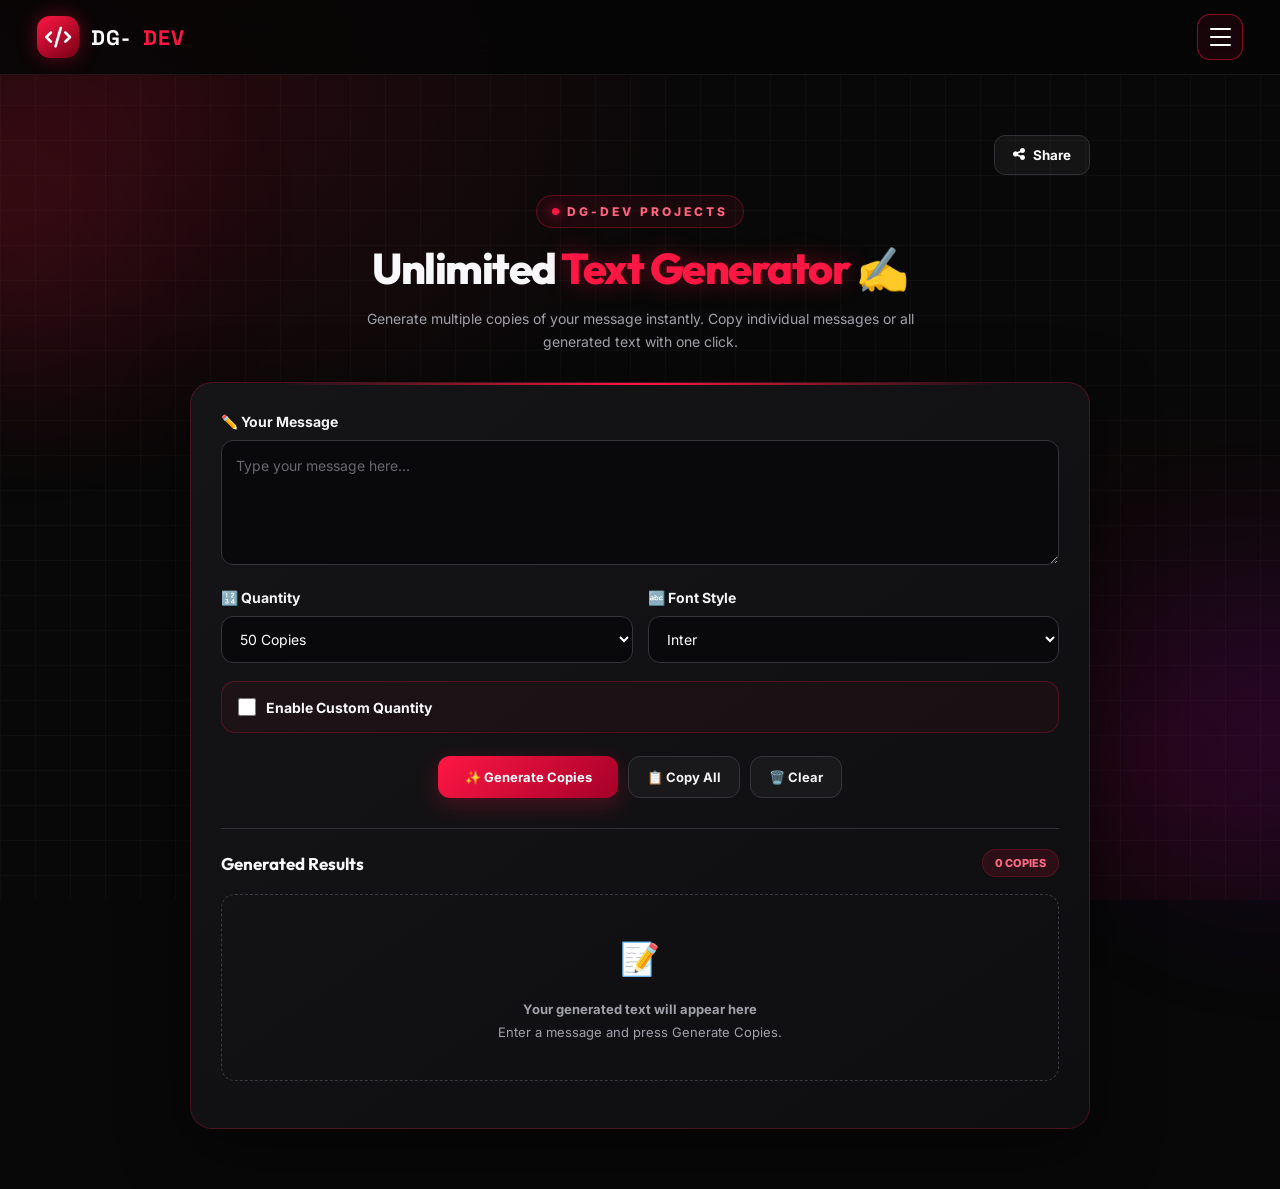
<file: text-generator.html>
<!DOCTYPE html>
<html lang="en">
<head>
<meta charset="UTF-8">
<meta name="viewport" content="width=device-width, initial-scale=1.0">
<meta name="theme-color" content="#080808">
<title>Text Generator | DG-DEV PROJECTS</title>

<link rel="preconnect" href="https://fonts.googleapis.com">
<link rel="preconnect" href="https://fonts.gstatic.com" crossorigin>
<link href="https://fonts.googleapis.com/css2?family=Inter:wght@400;500;600;700;800&family=Outfit:wght@400;500;600;700;800&family=Noto+Sans+Sinhala:wght@400;500;600;700&family=Space+Grotesk:wght@400;500;600;700&display=swap" rel="stylesheet">
<link rel="stylesheet" href="https://cdnjs.cloudflare.com/ajax/libs/font-awesome/6.7.2/css/all.min.css">

<style>
:root {
  --red: #ff1744;
  --red2: #b5002c;
  --bg: #080808;
  --card: #111113;
  --card2: #171719;
  --border: #303036;
  --white: #f8f8fa;
  --muted: #a1a1aa;
  --glow: rgba(255,23,68,.18);
}

* { margin: 0; padding: 0; box-sizing: border-box; }
body {
  min-height: 100vh;
  background:
    radial-gradient(ellipse at 10% 10%, rgba(255,23,68,.13), transparent 35%),
    radial-gradient(ellipse at 90% 85%, rgba(181,0,44,.12), transparent 35%),
    linear-gradient(rgba(255,255,255,.025) 1px, transparent 1px),
    linear-gradient(90deg, rgba(255,255,255,.025) 1px, transparent 1px),
    #080808;
  background-size: auto, auto, 35px 35px, 35px 35px, auto;
  background-attachment: fixed;
  color: var(--white);
  font-family: Inter, "Noto Sans Sinhala", sans-serif;
  overflow-x: hidden;
}

body::before, body::after {
  content: ""; position: fixed; width: 250px; height: 250px;
  border-radius: 50%; filter: blur(100px); opacity: .18;
  pointer-events: none; z-index: -1; animation: glowMove 10s ease-in-out infinite alternate;
}
body::before { background: var(--red); top: 10%; left: -120px; }
body::after { background: #a000ff; right: -120px; bottom: 5%; animation-delay: -5s; }
@keyframes glowMove { to { transform: translate(50px,-35px) scale(1.2) } }
@keyframes fadeUp { from { opacity: 0; transform: translateY(20px) } to { opacity: 1; transform: translateY(0) } }

/* =====================================
   HEADER & NAVIGATION
===================================== */
.header {
  width: 100%; height: 75px; position: sticky; top: 0; z-index: 1000;
  background: rgba(5,5,5,.85); backdrop-filter: blur(20px); border-bottom: 1px solid rgba(255,255,255,.08);
}
.header-inner {
  max-width: 1250px; height: 100%; margin: auto; padding: 0 22px;
  display: flex; align-items: center; justify-content: space-between;
}
.logo {
  display: flex; align-items: center; gap: 12px; font-family: 'Space Grotesk', sans-serif;
  font-size: 21px; font-weight: 800; letter-spacing: 1px; text-decoration: none; color: white;
}
.logo span { color: var(--red); }
.logo-icon {
  width: 42px; height: 42px; display: grid; place-items: center; border-radius: 13px;
  color: white; background: linear-gradient(145deg, #ff1744, #760015); box-shadow: 0 0 20px rgba(255,23,68,.35);
}
.menu-toggle {
  width: 46px; height: 46px; border-radius: 13px; border: 1px solid rgba(255,23,68,.5);
  background: rgba(255,23,68,.08); display: flex; flex-direction: column; justify-content: center;
  align-items: center; gap: 6px; transition: .3s; z-index: 1002;
}
.menu-toggle:hover { background: var(--red); box-shadow: 0 0 20px rgba(255,23,68,.5); }
.menu-toggle span { width: 21px; height: 2px; background: white; border-radius: 5px; transition: .3s; }
.menu-toggle.active span:nth-child(1) { transform: translateY(8px) rotate(45deg); }
.menu-toggle.active span:nth-child(2) { opacity: 0; transform: translateX(-10px); }
.menu-toggle.active span:nth-child(3) { transform: translateY(-8px) rotate(-45deg); }

.nav-overlay {
  position: fixed; inset: 0; z-index: 998; background: rgba(0,0,0,.7);
  opacity: 0; visibility: hidden; transition: .3s;
}
.nav-overlay.active { opacity: 1; visibility: visible; }
.side-menu {
  position: fixed; z-index: 1001; top: 0; right: -360px; width: 320px; max-width: 85%;
  height: 100vh; padding: 100px 22px 30px; background: rgba(10,10,10,.97);
  backdrop-filter: blur(20px); border-left: 1px solid rgba(255,23,68,.25);
  transition: .4s cubic-bezier(.77,0,.18,1); overflow-y: auto;
}
.side-menu.active { right: 0; }
.menu-heading { color: var(--red); font-family: 'Space Grotesk', sans-serif; font-size: 12px; letter-spacing: 3px; margin-bottom: 20px; }
.menu-link {
  display: flex; align-items: center; gap: 15px; padding: 15px; margin-bottom: 9px;
  background: rgba(255,255,255,.035); border: 1px solid rgba(255,255,255,.06);
  border-radius: 12px; color: #ddd; font-size: 14px; transition: .3s; text-decoration: none;
}
.menu-link i { width: 22px; text-align: center; color: var(--red); font-size: 16px; }
.menu-link:hover { background: rgba(255,23,68,.12); border-color: var(--red); transform: translateX(-5px); color: white; }
.menu-link.active { background: rgba(255,23,68,.15); border-color: var(--red); color: #fff; }
.menu-label { padding: 18px 5px 8px; color: #ff536f; font-family: 'Space Grotesk', sans-serif; font-size: 11px; letter-spacing: 2px; }

/* =====================================
   NEW RED NEON LOADER
===================================== */
.dgdev-loader-overlay {
  position: fixed; inset: 0; background: var(--bg);
  display: flex; flex-direction: column; align-items: center;
  justify-content: center; gap: 25px; z-index: 99999;
  transition: opacity 0.5s ease, visibility 0.5s ease;
}
.dgdev-loader-overlay.hidden { opacity: 0; visibility: hidden; }
.loader-wrapper { position: relative; width: 100px; height: 100px; }
.loader-wrapper .inner {
  position: absolute; box-sizing: border-box; width: 100%; height: 100%;
  border-radius: 50%; border: 4px solid transparent;
}
.loader-wrapper .inner.one { border-top-color: #ff1744; border-right-color: #ff1744; animation: rotate-one 1s linear infinite; }
.loader-wrapper .inner.two { border-bottom-color: #ff003c; border-left-color: #ff003c; animation: rotate-two 1s linear infinite; }
.loader-wrapper .inner.three { border-top-color: #ff526d; border-right-color: #ff526d; animation: rotate-three 1s linear infinite; }
@keyframes rotate-one { 0% { transform: rotateX(35deg) rotateY(-45deg) rotateZ(0deg); } 100% { transform: rotateX(35deg) rotateY(-45deg) rotateZ(360deg); } }
@keyframes rotate-two { 0% { transform: rotateX(50deg) rotateY(10deg) rotateZ(0deg); } 100% { transform: rotateX(50deg) rotateY(10deg) rotateZ(360deg); } }
@keyframes rotate-three { 0% { transform: rotateX(35deg) rotateY(55deg) rotateZ(0deg); } 100% { transform: rotateX(35deg) rotateY(55deg) rotateZ(360deg); } }
.loader-brand {
  font-family: 'Space Grotesk', sans-serif; font-size: 16px; font-weight: 700; letter-spacing: 3px;
  color: var(--red); animation: pulse 1.5s ease-in-out infinite;
}
@keyframes pulse { 0%, 100% { opacity: 0.7; } 50% { opacity: 1; } }

/* =====================================
   PAGE SPECIFIC STYLES
===================================== */
.container {
  width: min(900px, calc(100% - 30px));
  margin: auto;
  padding: 40px 0 60px;
}

.page-header {
  text-align: center;
  margin-bottom: 28px;
  animation: fadeUp .7s ease both;
}

.logo-badge {
  display: inline-flex; align-items: center; gap: 8px; color: #ff637e;
  font-size: 12px; font-weight: 800; letter-spacing: 3px; margin-bottom: 15px;
  padding: 8px 15px; border: 1px solid rgba(255,23,68,.3);
  border-radius: 30px; background: rgba(255,23,68,.07);
}
.logo-dot { width: 7px; height: 7px; background: var(--red); border-radius: 50%; box-shadow: 0 0 12px var(--red); }

h1 { font-family: Outfit, Inter, sans-serif; font-size: clamp(28px, 6vw, 43px); font-weight: 800; letter-spacing: -1.5px; line-height: 1.2; }
h1 span { color: var(--red); text-shadow: 0 0 25px rgba(255,23,68,.4); }
.subtitle { max-width: 550px; margin: 12px auto 0; color: var(--muted); font-size: 14px; line-height: 1.7; }

.card {
  position: relative; background: linear-gradient(145deg, #151517, #0e0e10);
  border: 1px solid rgba(255,23,68,.24); border-radius: 22px;
  padding: clamp(17px, 4vw, 30px); box-shadow: 0 20px 65px rgba(0,0,0,.5);
  overflow: hidden; animation: fadeUp .8s ease both;
}
.card::before {
  content: ""; position: absolute; top: 0; left: 10%; width: 80%; height: 2px;
  background: linear-gradient(90deg, transparent, var(--red), transparent);
}

.label { display: block; color: #f4f4f5; font-size: 14px; font-weight: 700; margin-bottom: 10px; }
textarea, select, input[type="number"] {
  width: 100%; color: white; background: #09090b; border: 1px solid #34343a;
  border-radius: 12px; padding: 13px 14px; font: 14px Inter, "Noto Sans Sinhala", sans-serif;
  outline: none; transition: .25s;
}
textarea { min-height: 125px; resize: vertical; line-height: 1.7; }
textarea::placeholder, input::placeholder { color: #686870; }
textarea:focus, select:focus, input[type="number"]:focus { border-color: var(--red); box-shadow: 0 0 0 3px var(--glow); }
select option { background: #111; color: white; }

.fields { display: grid; grid-template-columns: 1fr 1fr; gap: 15px; margin-top: 20px; }
.field { min-width: 0; }

.custom-box {
  margin-top: 18px; padding: 16px; border: 1px solid rgba(255,23,68,.25);
  border-radius: 14px; background: rgba(255,23,68,.045); transition: .25s;
}
.custom-box.active { border-color: var(--red); box-shadow: 0 0 18px rgba(255,23,68,.08); }
.check-label { display: flex; align-items: center; gap: 10px; cursor: pointer; font-size: 14px; font-weight: 700; }
.check-label input { width: 18px; height: 18px; accent-color: var(--red); cursor: pointer; }
.custom-input-area { display: none; margin-top: 15px; animation: fadeUp .25s ease; }
.custom-input-area.show { display: block; }
.hint { display: block; color: var(--muted); font-size: 11px; margin-top: 8px; line-height: 1.6; }

.actions { display: flex; flex-wrap: wrap; gap: 10px; justify-content: center; margin-top: 23px; }
button { font-family: Inter, "Noto Sans Sinhala", sans-serif; }
.btn {
  border: 0; border-radius: 12px; padding: 12px 18px; font-size: 13px; font-weight: 700;
  cursor: pointer; transition: .25s; display: inline-flex; align-items: center; justify-content: center; gap: 8px;
}
.btn:hover { transform: translateY(-3px); }
.btn:active { transform: scale(.97); }

.generate-btn { color: white; background: linear-gradient(135deg, #ff1744, #a5002a); box-shadow: 0 7px 25px rgba(255,23,68,.25); min-width: 180px; }
.generate-btn:hover { box-shadow: 0 10px 30px rgba(255,23,68,.4); }
.secondary-btn { color: #f4f4f5; background: #19191c; border: 1px solid #35353b; }
.secondary-btn:hover { border-color: var(--red); background: rgba(255,23,68,.1); }

.results-header { display: flex; align-items: center; justify-content: space-between; gap: 10px; margin-top: 30px; padding-top: 20px; border-top: 1px solid #303036; }
.results-header h2 { font: 700 17px Outfit, Inter, sans-serif; }
.count { color: #ff6b85; background: rgba(255,23,68,.12); border: 1px solid rgba(255,23,68,.2); padding: 6px 12px; border-radius: 30px; font-size: 11px; font-weight: 800; }

.empty { margin-top: 17px; text-align: center; padding: 35px 15px; border: 1px dashed #39393f; border-radius: 14px; color: var(--muted); font-size: 13px; line-height: 1.8; }
.empty-icon { font-size: 32px; margin-bottom: 10px; }

.output-list { display: flex; flex-direction: column; gap: 9px; max-height: 520px; overflow-y: auto; margin-top: 17px; padding-right: 4px; }
.output-item {
  display: flex; align-items: center; gap: 10px; justify-content: space-between;
  padding: 12px; border: 1px solid #303036; border-radius: 12px;
  background: linear-gradient(110deg, #18181b, #101012); animation: fadeUp .25s ease both; transition: .2s;
}
.output-item:hover { border-color: var(--red); transform: translateX(3px); }
.output-text { flex: 1; min-width: 0; overflow-wrap: anywhere; white-space: pre-wrap; font-size: 13px; line-height: 1.6; }
.copy-btn { flex: none; border: 0; color: white; background: linear-gradient(135deg, #ff1744, #a5002a); padding: 8px 13px; border-radius: 8px; font-size: 11px; font-weight: 800; cursor: pointer; }
.copy-btn:hover { filter: brightness(1.2); }

/* =====================================
   SHARE MODAL (Standard)
===================================== */
.modal-overlay {
  position: fixed; inset: 0; z-index: 2000; display: none; align-items: center;
  justify-content: center; padding: 20px; background: rgba(0,0,0,.78);
  backdrop-filter: blur(9px);
}
.modal-overlay.show { display: flex; animation: fadeIn .2s ease; }
@keyframes fadeIn { from { opacity: 0; } to { opacity: 1; } }

.share-modal {
  width: 100%; max-width: 390px; padding: 25px; border-radius: 20px;
  background: linear-gradient(145deg, #1b1b1b, #0d0d0d);
  border: 1px solid rgba(255,50,50,.35);
  box-shadow: 0 20px 80px rgba(0,0,0,.65), 0 0 35px rgba(255,0,0,.08);
  position: relative; animation: modalUp .3s ease;
}
@keyframes modalUp { from { opacity: 0; transform: translateY(20px) scale(.96); } to { opacity: 1; transform: translateY(0) scale(1); } }

.close-modal {
  position: absolute; right: 15px; top: 15px; width: 33px; height: 33px;
  border-radius: 9px; border: 1px solid var(--border); background: #222; color: white; cursor: pointer;
}
.share-modal-icon {
  width: 57px; height: 57px; border-radius: 17px; display: grid; place-items: center;
  background: rgba(255,35,35,.14); color: var(--red); font-size: 24px; margin-bottom: 17px;
}
.share-modal h2 { font-family: 'Space Grotesk', sans-serif; font-size: 21px; margin-bottom: 8px; }
.share-modal p { color: var(--muted); font-size: 12px; line-height: 1.7; margin-bottom: 18px; }
.share-link-box { display: flex; gap: 7px; padding: 7px; border-radius: 11px; background: #080808; border: 1px solid var(--border); }
.share-link-box input { width: 100%; min-width: 0; border: none; outline: none; background: transparent; color: #eeeeee; padding: 7px; font-size: 11px; }
.share-copy { flex-shrink: 0; border: none; border-radius: 8px; padding: 10px 12px; background: var(--red); color: white; font-size: 11px; font-weight: 700; cursor: pointer; }
.modal-share-btn { width: 100%; margin-top: 12px; border: 1px solid var(--border); border-radius: 10px; padding: 12px; background: #202020; color: white; font-size: 12px; font-weight: 700; cursor: pointer; }
.modal-share-btn:hover { border-color: var(--red); }

/* TOAST */
.toast {
  position: fixed; z-index: 3000; left: 50%; bottom: 25px; transform: translate(-50%, 20px);
  opacity: 0; pointer-events: none; padding: 12px 18px; border-radius: 11px;
  background: #202020; border: 1px solid rgba(255,255,255,.12); color: white;
  font-size: 12px; font-weight: 600; text-align: center; box-shadow: 0 10px 35px rgba(0,0,0,.5);
  transition: .25s; max-width: calc(100% - 30px);
}
.toast.show { opacity: 1; transform: translate(-50%, 0); }

@media(max-width: 600px) {
  .container { padding: 30px 0 60px; }
  .fields { grid-template-columns: 1fr; }
  .actions { display: grid; grid-template-columns: 1fr 1fr; }
  .generate-btn { grid-column: 1/-1; }
  .actions .btn { width: 100%; }
  .card { border-radius: 17px; }
  .output-item { padding: 10px; }
}

@media(prefers-reduced-motion:reduce) {
  *, *::before, *::after { animation-duration: .01ms !important; transition-duration: .01ms !important; }
}
</style>
</head>

<body>

<!-- NEW RED NEON LOADER -->
<div class="dgdev-loader-overlay" id="dgdev-loader">
  <div class="loader-wrapper">
    <div class="inner one"></div>
    <div class="inner two"></div>
    <div class="inner three"></div>
  </div>
  <div class="loader-brand">DG-DEV LOADING</div>
</div>

<!-- HEADER (From Home Page) -->
<header class="header">
  <div class="header-inner">
    <a href="index.html" class="logo">
      <div class="logo-icon"><i class="fa-solid fa-code"></i></div>
      DG-<span>DEV</span>
    </a>
    <button class="menu-toggle" id="menuToggle" aria-label="Open menu" aria-expanded="false">
      <span></span><span></span><span></span>
    </button>
  </div>
</header>

<!-- MENU OVERLAY -->
<div class="nav-overlay" id="navOverlay"></div>

<!-- SIDE MENU -->
<nav class="side-menu" id="sideMenu">
  <div class="menu-heading">DG-DEV NAVIGATION</div>
  <a href="index.html" class="menu-link"><i class="fa-solid fa-house"></i> Home</a>
  <a href="profile.html" class="menu-link"><i class="fa-solid fa-user"></i> Profile</a>
  
  <div class="menu-label">PREMIUM TOOLS</div>
  <a href="image-cut.html" class="menu-link"><i class="fa-solid fa-object-group"></i> Image Cut</a>
  <a href="img-url-generator.html" class="menu-link"><i class="fa-solid fa-link"></i> Img URL Generator</a>
  <a href="av-url-generator.html" class="menu-link"><i class="fa-solid fa-clapperboard"></i> Audio & Video Gen</a>
  <a href="subtitle-translator.html" class="menu-link"><i class="fa-solid fa-language"></i> Subtitles Translator</a>
  <a href="subtitle-converter.html" class="menu-link"><i class="fa-solid fa-arrows-rotate"></i> Sub Converter</a>
  <a href="modz-downloader.html" class="menu-link"><i class="fa-solid fa-cloud-arrow-down"></i> Modz Downloader</a>
  <a href="social-downloader.html" class="menu-link"><i class="fa-solid fa-photo-film"></i> Social Downloader</a>
  <a href="wp-ban-unban.html" class="menu-link"><i class="fa-solid fa-shield-halved"></i> WP Ban & Unban</a>
  <a href="whatsapp-report.html" class="menu-link"><i class="fa-brands fa-whatsapp"></i> WhatsApp Report</a>
  <a href="text-generator.html" class="menu-link active"><i class="fa-solid fa-wand-magic-sparkles"></i> Text Generator</a>
  <a href="1xbet-signals.html" class="menu-link"><i class="fa-solid fa-chart-line"></i> 1x Bet Signals</a>
  <a href="crypto-course.html" class="menu-link"><i class="fa-brands fa-bitcoin"></i> Crypto Course</a>
  <a href="about.html" class="menu-link"><i class="fa-solid fa-circle-info"></i> About</a>
</nav>

<div class="container">

  <div style="display:flex; justify-content:flex-end; padding-top: 20px; animation: fadeUp .5s both;">
    <button class="share-btn" id="shareOpen" style="border: 1px solid var(--border); background: rgba(255,255,255,0.05); color: white; padding: 11px 18px; border-radius: 11px; cursor: pointer; font-weight: 700; display: flex; align-items: center; gap: 8px; transition: .25s;" onmouseover="this.style.borderColor='var(--red)'" onmouseout="this.style.borderColor='var(--border)'">
      <i class="fa-solid fa-share-nodes"></i> Share
    </button>
  </div>

  <header class="page-header" style="padding-top: 20px;">
    <div class="logo-badge">
      <span class="logo-dot"></span>
      DG-DEV PROJECTS
    </div>

    <h1>Unlimited <span>Text Generator</span> ✍️</h1>

    <p class="subtitle">
      Generate multiple copies of your message instantly.
      Copy individual messages or all generated text with one click.
    </p>
  </header>

  <main class="card">

    <div class="field">
      <label class="label" for="messageInput">✏️ Your Message</label>
      <textarea id="messageInput" maxlength="20000" placeholder="Type your message here..."></textarea>
    </div>

    <div class="fields">
      <div class="field">
        <label class="label" for="qtySelect">🔢 Quantity</label>
        <select id="qtySelect">
          <option value="10">10 Copies</option>
          <option value="25">25 Copies</option>
          <option value="50" selected>50 Copies</option>
          <option value="100">100 Copies</option>
          <option value="200">200 Copies</option>
          <option value="500">500 Copies</option>
        </select>
      </div>

      <div class="field">
        <label class="label" for="fontSelect">🔤 Font Style</label>
        <select id="fontSelect">
          <option value="Inter">Inter</option>
          <option value="Noto Sans Sinhala">Noto Sans Sinhala</option>
          <option value="Outfit">Outfit</option>
          <option value="Arial">Arial</option>
          <option value="Georgia">Georgia</option>
          <option value="Courier New">Courier New</option>
        </select>
      </div>
    </div>

    <div class="custom-box" id="customBox">
      <label class="check-label">
        <input type="checkbox" id="customToggle">
        Enable Custom Quantity
      </label>

      <div class="custom-input-area" id="customArea">
        <label class="label" for="customQty">Enter Your Amount</label>
        <input type="number" id="customQty" min="1" max="5000" step="1" placeholder="Example: 750">
        <small class="hint">
          Enter your preferred number from 1 to 5,000.
          Your custom amount will be used instead of the preset quantity.
        </small>
      </div>
    </div>

    <div class="actions">
      <button class="btn generate-btn" id="generateBtn">
        ✨ Generate Copies
      </button>
      <button class="btn secondary-btn" id="copyAllBtn">
        📋 Copy All
      </button>
      <button class="btn secondary-btn" id="clearBtn">
        🗑️ Clear
      </button>
    </div>

    <div class="results-header">
      <h2>Generated Results</h2>
      <span class="count" id="resultCount">0 COPIES</span>
    </div>

    <div class="empty" id="emptyState">
      <div class="empty-icon">📝</div>
      <strong>Your generated text will appear here</strong>
      <p>Enter a message and press Generate Copies.</p>
    </div>

    <div class="output-list" id="outputList"></div>

  </main>
</div>

<!-- SHARE MODAL (Standard) -->
<div class="modal-overlay" id="shareModal">
  <div class="share-modal">
    <button class="close-modal" id="closeModal" aria-label="Close">
      <i class="fa-solid fa-xmark"></i>
    </button>
    <div class="share-modal-icon">
      <i class="fa-solid fa-share-nodes"></i>
    </div>
    <h2>Share This Tool</h2>
    <p>Share the DG-DEV Text Generator with your friends. Copy the page link below.</p>
    
    <div class="share-link-box">
      <input type="text" id="shareUrl" readonly>
      <button class="share-copy" id="copyBtn">
        <i class="fa-regular fa-copy"></i> Copy
      </button>
    </div>
    
    <button class="modal-share-btn" id="nativeShare">
      <i class="fa-solid fa-arrow-up-from-bracket"></i> Share with other apps
    </button>
  </div>
</div>

<!-- TOAST -->
<div class="toast" id="toast"></div>

<script>
/* =====================================
   UI & NAVIGATION
===================================== */
window.addEventListener('load', function() {
  const loader = document.getElementById('dgdev-loader');
  if (loader) {
    setTimeout(() => {
      loader.classList.add('hidden');
      setTimeout(() => loader.remove(), 500);
    }, 600);
  }
});

const menuToggle = document.getElementById('menuToggle');
const sideMenu = document.getElementById('sideMenu');
const navOverlay = document.getElementById('navOverlay');

function toggleMenu() {
  const isOpen = sideMenu.classList.toggle('active');
  menuToggle.classList.toggle('active', isOpen);
  navOverlay.classList.toggle('active', isOpen);
  menuToggle.setAttribute('aria-expanded', isOpen);
  document.body.style.overflow = isOpen ? 'hidden' : '';
}

menuToggle.addEventListener('click', toggleMenu);
navOverlay.addEventListener('click', toggleMenu);

document.querySelectorAll('.menu-link').forEach(link => {
  link.addEventListener('click', () => {
    sideMenu.classList.remove('active');
    menuToggle.classList.remove('active');
    navOverlay.classList.remove('active');
    menuToggle.setAttribute('aria-expanded', 'false');
    document.body.style.overflow = '';
  });
});

document.addEventListener('keydown', e => {
  if(e.key === 'Escape') {
    sideMenu.classList.remove('active');
    menuToggle.classList.remove('active');
    navOverlay.classList.remove('active');
    document.body.style.overflow = '';
  }
});

/* =====================================
   TEXT GENERATOR LOGIC
===================================== */
const messageInput = document.getElementById("messageInput");
const qtySelect = document.getElementById("qtySelect");
const fontSelect = document.getElementById("fontSelect");
const customToggle = document.getElementById("customToggle");
const customArea = document.getElementById("customArea");
const customBox = document.getElementById("customBox");
const customQty = document.getElementById("customQty");
const generateBtn = document.getElementById("generateBtn");
const copyAllBtn = document.getElementById("copyAllBtn");
const clearBtn = document.getElementById("clearBtn");
const outputList = document.getElementById("outputList");
const resultCount = document.getElementById("resultCount");
const emptyState = document.getElementById("emptyState");
const toastElement = document.getElementById("toast");

let toastTimer;

function showToast(message, error = false) {
  toastElement.textContent = message;
  toastElement.style.borderLeft = error ? '4px solid #ef4444' : '4px solid #22c55e';
  toastElement.classList.add("show");
  clearTimeout(toastTimer);
  toastTimer = setTimeout(() => {
    toastElement.classList.remove("show");
  }, 2500);
}

/* CUSTOM QUANTITY CHECKBOX */
customToggle.addEventListener("change", () => {
  customArea.classList.toggle("show", customToggle.checked);
  customBox.classList.toggle("active", customToggle.checked);
});

/* COPY FUNCTION */
async function copyText(text) {
  try {
    if (navigator.clipboard && window.isSecureContext) {
      await navigator.clipboard.writeText(text);
      return true;
    }
  } catch(error) {}

  const temp = document.createElement("textarea");
  temp.value = text;
  temp.style.position = "fixed";
  temp.style.opacity = "0";
  document.body.appendChild(temp);
  temp.select();

  let success = false;
  try { success = document.execCommand("copy"); } catch(error) {}
  temp.remove();
  return success;
}

/* UPDATE RESULT COUNT */
function updateResults() {
  const amount = outputList.querySelectorAll(".output-item").length;
  resultCount.textContent = amount.toLocaleString() + (amount === 1 ? " COPY" : " COPIES");
  emptyState.style.display = amount ? "none" : "block";
}

/* GENERATE BUTTON */
generateBtn.addEventListener("click", () => {
  const message = messageInput.value.trim();
  if (!message) {
    showToast("Please enter your message first!");
    messageInput.focus();
    return;
  }

  let amount = Number(qtySelect.value);

  if (customToggle.checked) {
    amount = Number(customQty.value);
    if (!Number.isInteger(amount) || amount < 1 || amount > 5000) {
      showToast("Enter a number between 1 and 5,000!");
      customQty.focus();
      return;
    }
  }

  const selectedFont = fontSelect.value;
  const fragment = document.createDocumentFragment();

  generateBtn.disabled = true;
  generateBtn.textContent = "⏳ Generating...";

  for (let i = 0; i < amount; i++) {
    const item = document.createElement("div");
    item.className = "output-item";
    item.style.fontFamily = '"' + selectedFont + '", sans-serif';
    item.style.animationDelay = Math.min(i * 8, 150) + "ms";

    const text = document.createElement("span");
    text.className = "output-text";
    text.textContent = message;

    const copyButton = document.createElement("button");
    copyButton.className = "copy-btn";
    copyButton.textContent = "Copy";
    copyButton.type = "button";

    copyButton.addEventListener("click", async () => {
      const success = await copyText(message);
      showToast(success ? "Text copied successfully! ✅" : "Copy failed!");
    });

    item.appendChild(text);
    item.appendChild(copyButton);
    fragment.appendChild(item);
  }

  outputList.replaceChildren(fragment);
  updateResults();
  showToast("Successfully generated " + amount.toLocaleString() + " copies!");
  generateBtn.textContent = "✓ Generated!";

  setTimeout(() => {
    generateBtn.disabled = false;
    generateBtn.innerHTML = "✨ Generate Copies";
  }, 1000);
});

/* COPY ALL BUTTON */
copyAllBtn.addEventListener("click", async () => {
  const items = [...outputList.querySelectorAll(".output-text")].map(item => item.textContent);
  if (!items.length) {
    showToast("Nothing to copy!");
    return;
  }
  const success = await copyText(items.join("\n"));
  showToast(success ? "All " + items.length.toLocaleString() + " copies copied! ✅" : "Copy failed!");
});

/* CLEAR BUTTON */
clearBtn.addEventListener("click", () => {
  outputList.replaceChildren();
  updateResults();
  showToast("Results cleared!");
});

/* =====================================
   SHARE MODAL LOGIC
===================================== */
const shareModal = document.getElementById('shareModal');
const shareUrlInput = document.getElementById('shareUrl');
const PAGE_SHARE_URL = "https://dg-dev-livid.vercel.app/text-generator";

document.getElementById('shareOpen').addEventListener('click', () => {
  shareUrlInput.value = PAGE_SHARE_URL;
  shareModal.classList.add('show');
});

document.getElementById('closeModal').addEventListener('click', () => shareModal.classList.remove('show'));

shareModal.addEventListener('click', event => {
  if (event.target === shareModal) shareModal.classList.remove('show');
});

document.addEventListener('keydown', event => {
  if (event.key === 'Escape') shareModal.classList.remove('show');
});

document.getElementById('copyBtn').addEventListener('click', async () => {
  try {
    await navigator.clipboard.writeText(PAGE_SHARE_URL);
    showToast('Page link copied successfully!');
    shareModal.classList.remove('show');
  } catch (err) {
    const temp = document.createElement('textarea');
    temp.value = PAGE_SHARE_URL;
    document.body.appendChild(temp);
    temp.select();
    document.execCommand('copy');
    temp.remove();
    showToast('Page link copied successfully!');
    shareModal.classList.remove('show');
  }
});

document.getElementById('nativeShare').addEventListener('click', async () => {
  const shareData = {
    title: "DG-DEV Text Generator",
    text: "Generate unlimited text copies with DG-DEV.",
    url: PAGE_SHARE_URL
  };

  if (navigator.share) {
    try {
      await navigator.share(shareData);
    } catch (error) {
      if (error.name !== "AbortError") {
        showToast("Sharing was not completed.", true);
      }
    }
  } else {
    try {
      await navigator.clipboard.writeText(PAGE_SHARE_URL);
      showToast("Page link copied successfully!");
      shareModal.classList.remove('show');
    } catch (err) {
      showToast("Sharing is not supported on this browser.", true);
    }
  }
});

updateResults();
</script>

</body>
  </html>
</file>
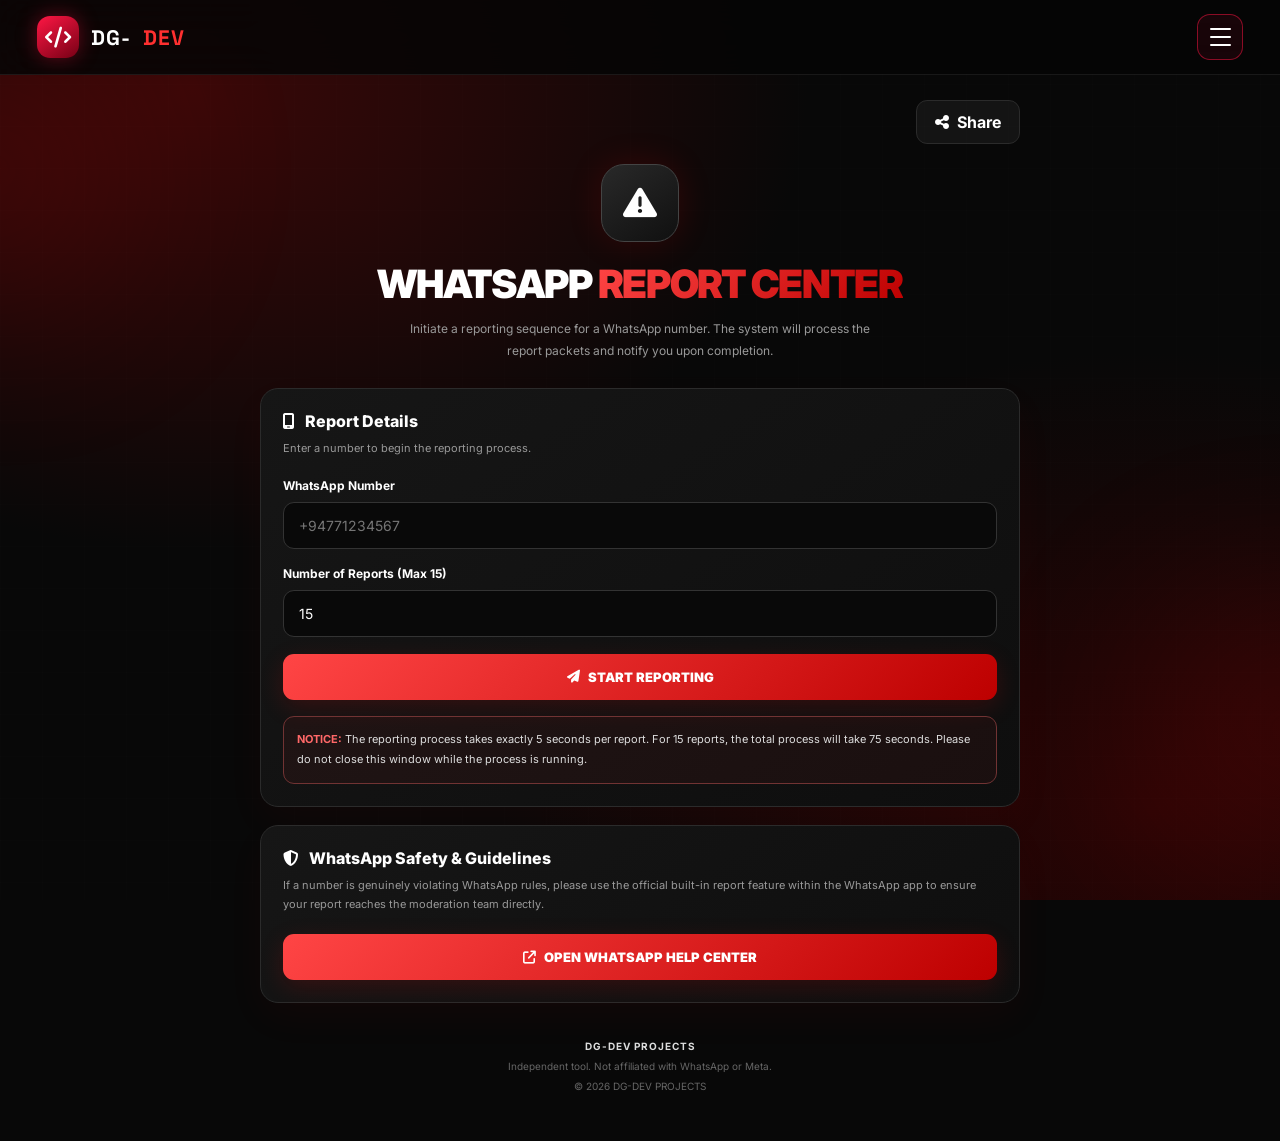
<file: whatsapp-report.html>
<!DOCTYPE html>
<html lang="en">
<head>
<meta charset="UTF-8">
<meta name="viewport" content="width=device-width, initial-scale=1">
<meta name="theme-color" content="#080808">
<title>WhatsApp Report Center - DG-DEV PROJECTS</title>

<link rel="preconnect" href="https://fonts.googleapis.com">
<link rel="preconnect" href="https://fonts.gstatic.com" crossorigin>
<link href="https://fonts.googleapis.com/css2?family=Inter:wght@400;500;600;700;800;900&family=Space+Grotesk:wght@400;500;600;700&display=swap" rel="stylesheet">
<link rel="stylesheet" href="https://cdnjs.cloudflare.com/ajax/libs/font-awesome/6.7.2/css/all.min.css">

<style>
:root {
  --bg: #080808;
  --panel: #121212;
  --card2: #191919;
  --line: #2b2b2b;
  --text: #ffffff;
  --muted: #999999;
  --red: #ff3030;
  --red2: #b90000;
  --gradient: linear-gradient(135deg, #ff4545, #bd0000);
  --green: #39d98a;
}

* { box-sizing: border-box; margin: 0; padding: 0; }
html { scroll-behavior: smooth; }
body {
  margin: 0;
  min-height: 100vh;
  color: var(--text);
  font-family: 'Inter', sans-serif;
  background: var(--bg);
  overflow-x: hidden;
}
button, input { font: inherit; }
button { cursor: pointer; }

/* =====================================
   HEADER & NAVIGATION
===================================== */
.header {
  width: 100%; height: 75px; position: sticky; top: 0; z-index: 1000;
  background: rgba(5,5,5,.85); backdrop-filter: blur(20px); border-bottom: 1px solid rgba(255,255,255,.08);
}
.header-inner {
  max-width: 1250px; height: 100%; margin: auto; padding: 0 22px;
  display: flex; align-items: center; justify-content: space-between;
}
.logo {
  display: flex; align-items: center; gap: 12px; font-family: 'Space Grotesk', sans-serif;
  font-size: 21px; font-weight: 800; letter-spacing: 1px; text-decoration: none; color: white;
}
.logo span { color: var(--red); }
.logo-icon {
  width: 42px; height: 42px; display: grid; place-items: center; border-radius: 13px;
  color: white; background: linear-gradient(145deg, #ff1744, #760015); box-shadow: 0 0 20px rgba(255,23,68,.35);
}
.menu-toggle {
  width: 46px; height: 46px; border-radius: 13px; border: 1px solid rgba(255,23,68,.5);
  background: rgba(255,23,68,.08); display: flex; flex-direction: column; justify-content: center;
  align-items: center; gap: 6px; transition: .3s; z-index: 1002;
}
.menu-toggle:hover { background: var(--red); box-shadow: 0 0 20px rgba(255,23,68,.5); }
.menu-toggle span { width: 21px; height: 2px; background: white; border-radius: 5px; transition: .3s; }
.menu-toggle.active span:nth-child(1) { transform: translateY(8px) rotate(45deg); }
.menu-toggle.active span:nth-child(2) { opacity: 0; transform: translateX(-10px); }
.menu-toggle.active span:nth-child(3) { transform: translateY(-8px) rotate(-45deg); }

.nav-overlay {
  position: fixed; inset: 0; z-index: 998; background: rgba(0,0,0,.7);
  opacity: 0; visibility: hidden; transition: .3s;
}
.nav-overlay.active { opacity: 1; visibility: visible; }
.side-menu {
  position: fixed; z-index: 1001; top: 0; right: -360px; width: 320px; max-width: 85%;
  height: 100vh; padding: 100px 22px 30px; background: rgba(10,10,10,.97);
  backdrop-filter: blur(20px); border-left: 1px solid rgba(255,23,68,.25);
  transition: .4s cubic-bezier(.77,0,.18,1); overflow-y: auto;
}
.side-menu.active { right: 0; }
.menu-heading { color: var(--red); font-family: 'Space Grotesk', sans-serif; font-size: 12px; letter-spacing: 3px; margin-bottom: 20px; }
.menu-link {
  display: flex; align-items: center; gap: 15px; padding: 15px; margin-bottom: 9px;
  background: rgba(255,255,255,.035); border: 1px solid rgba(255,255,255,.06);
  border-radius: 12px; color: #ddd; font-size: 14px; transition: .3s; text-decoration: none;
}
.menu-link i { width: 22px; text-align: center; color: var(--red); font-size: 16px; }
.menu-link:hover { background: rgba(255,23,68,.12); border-color: var(--red); transform: translateX(-5px); color: white; }
.menu-link.active { background: rgba(255,23,68,.15); border-color: var(--red); color: #fff; }
.menu-label { padding: 18px 5px 8px; color: #ff536f; font-family: 'Space Grotesk', sans-serif; font-size: 11px; letter-spacing: 2px; }

/* =====================================
   NEW RED NEON LOADER
===================================== */
.dgdev-loader-overlay {
  position: fixed; inset: 0; background: var(--bg);
  display: flex; flex-direction: column; align-items: center;
  justify-content: center; gap: 25px; z-index: 99999;
  transition: opacity 0.5s ease, visibility 0.5s ease;
}
.dgdev-loader-overlay.hidden { opacity: 0; visibility: hidden; }
.loader-wrapper { position: relative; width: 100px; height: 100px; }
.loader-wrapper .inner {
  position: absolute; box-sizing: border-box; width: 100%; height: 100%;
  border-radius: 50%; border: 4px solid transparent;
}
.loader-wrapper .inner.one { border-top-color: #ff1744; border-right-color: #ff1744; animation: rotate-one 1s linear infinite; }
.loader-wrapper .inner.two { border-bottom-color: #ff003c; border-left-color: #ff003c; animation: rotate-two 1s linear infinite; }
.loader-wrapper .inner.three { border-top-color: #ff526d; border-right-color: #ff526d; animation: rotate-three 1s linear infinite; }
@keyframes rotate-one { 0% { transform: rotateX(35deg) rotateY(-45deg) rotateZ(0deg); } 100% { transform: rotateX(35deg) rotateY(-45deg) rotateZ(360deg); } }
@keyframes rotate-two { 0% { transform: rotateX(50deg) rotateY(10deg) rotateZ(0deg); } 100% { transform: rotateX(50deg) rotateY(10deg) rotateZ(360deg); } }
@keyframes rotate-three { 0% { transform: rotateX(35deg) rotateY(55deg) rotateZ(0deg); } 100% { transform: rotateX(35deg) rotateY(55deg) rotateZ(360deg); } }
.loader-brand {
  font-family: 'Space Grotesk', sans-serif; font-size: 16px; font-weight: 700; letter-spacing: 3px;
  color: var(--red); animation: pulse 1.5s ease-in-out infinite;
}
@keyframes pulse { 0%, 100% { opacity: 0.7; } 50% { opacity: 1; } }

/* =====================================
   PAGE SPECIFIC STYLES
===================================== */
.bg { position: fixed; inset: 0; z-index: -2; overflow: hidden; background: radial-gradient(ellipse at 15% 10%, #3a0808, transparent 40%), radial-gradient(ellipse at 90% 90%, #290505, transparent 40%), #080808; }
.grid { position: absolute; inset: 0; opacity: .12; background-image: linear-gradient(rgba(255,255,255,0.06) 1px, transparent 1px), linear-gradient(90deg, rgba(255,255,255,0.06) 1px, transparent 1px); background-size: 42px 42px; }
.orb { position: absolute; width: 250px; height: 250px; border-radius: 50%; background: #d00000; filter: blur(100px); opacity: .2; animation: float 8s infinite alternate; }
.orb.a { top: 5%; left: -130px; }
.orb.b { right: -130px; bottom: 5%; animation-delay: 2s; }
@keyframes float { to { transform: translate(90px, 70px); } }

.container { width: min(100% - 28px, 760px); margin: auto; padding: 25px 0 45px; }

.top-actions { display: flex; justify-content: flex-end; margin-bottom: 20px; }
.share-btn {
  border: 1px solid var(--line); background: rgba(255,255,255,0.05); color: white;
  padding: 11px 18px; border-radius: 11px; cursor: pointer; font-weight: 700;
  display: flex; align-items: center; gap: 8px; transition: .25s;
}
.share-btn:hover { border-color: var(--red); background: rgba(255,48,75,.1); }

.hero { text-align: center; margin-bottom: 27px; animation: fadeUp .7s ease; }
.hero-icon { width: 78px; height: 78px; margin: 0 auto 18px; border-radius: 23px; display: grid; place-items: center; font-size: 34px; background: linear-gradient(145deg, #292929, #101010); border: 1px solid #444; box-shadow: 0 0 35px rgba(255,0,0,.13); }
.hero h1 { font-size: clamp(25px, 6vw, 39px); font-weight: 900; letter-spacing: -1.3px; }
.hero h1 span { background: var(--gradient); background-clip: text; color: transparent; }
.hero p { color: var(--muted); font-size: 12px; line-height: 1.8; max-width: 480px; margin: 11px auto 0; }
@keyframes fadeUp { from { opacity: 0; transform: translateY(18px); } to { opacity: 1; transform: none; } }

.card { background: linear-gradient(145deg, #161616, #0e0e0e); border: 1px solid var(--line); border-radius: 18px; padding: 22px; margin-bottom: 18px; box-shadow: 0 15px 40px rgba(255,0,0,.04); }
.card h2 { font-size: 16px; font-weight: 800; margin-bottom: 8px; display: flex; align-items: center; gap: 10px; }
.desc { color: var(--muted); font-size: 11px; line-height: 1.8; margin-bottom: 19px; }
.label { display: block; font-size: 12px; font-weight: 700; margin-bottom: 9px; }
.group { margin-bottom: 17px; }
.input { width: 100%; padding: 14px 15px; background: #090909; color: white; border: 1px solid #333; border-radius: 11px; outline: none; transition: .2s; font-size: 14px;}
.input:focus { border-color: var(--red); box-shadow: 0 0 0 3px rgba(255,0,0,.1); }
.btn { width: 100%; padding: 15px; border: 0; border-radius: 11px; background: var(--gradient); color: white; font-size: 13px; font-weight: 900; transition: .2s; box-shadow: 0 7px 25px rgba(255,0,0,.15); display: flex; align-items: center; justify-content: center; gap: 8px;}
.btn:hover { transform: translateY(-2px); box-shadow: 0 10px 30px rgba(255,0,0,.3); }
.btn:disabled { opacity: .5; cursor: not-allowed; transform: none; }
.notice { padding: 13px; border: 1px solid #713333; background: rgba(255,48,48,.05); border-radius: 11px; font-size: 11px; color: #ddd; line-height: 1.8; margin-top: 16px; }
.notice strong { color: #ff6868; }

.demo-panel { display: none; }
.demo-panel.show { display: block; animation: fadeUp .5s ease; }
.demo-label { display: flex; justify-content: space-between; align-items: center; margin-bottom: 13px; }
.demo-label span { font-size: 11px; color: var(--muted); }
.demo-label b { font-size: 12px; color: #ff5555; }
.progress { height: 10px; background: #292929; border-radius: 20px; overflow: hidden; }
.fill { height: 100%; width: 0%; background: var(--gradient); border-radius: 20px; transition: width .35s; }
.progress-caption { text-align: center; color: #bbb; font-size: 11px; margin-top: 12px; }
.steps { display: grid; grid-template-columns: repeat(5, 1fr); gap: 8px; margin: 19px 0; }
.step { height: 38px; border: 1px solid #333; border-radius: 9px; background: #191919; display: grid; place-items: center; color: #777; font-size: 11px; font-weight: 800; transition: .3s; }
.step.active { background: #3a1010; border-color: #ff4444; color: #fff; box-shadow: 0 0 15px rgba(255,0,0,.2); transform: scale(1.06); }
.step.done { background: #10251b; border-color: #287e51; color: var(--green); }
.log { max-height: 250px; overflow: auto; padding: 10px; background: #090909; border: 1px solid #282828; border-radius: 12px; }
.log-item { display: flex; align-items: center; gap: 10px; padding: 11px; background: #151515; border: 1px solid #292929; border-radius: 9px; margin-bottom: 7px; font-size: 10px; animation: log .35s ease; }
.log-item:last-child { margin-bottom: 0; }
.log-icon { width: 25px; height: 25px; border-radius: 8px; background: #252525; display: grid; place-items: center; color: var(--green); }
.log-item strong { display: block; font-size: 10px; margin-bottom: 3px; }
.log-item small { color: #888; }
@keyframes log { from { opacity: 0; transform: translateX(-12px); } to { opacity: 1; transform: none; } }

/* =====================================
   SHARE MODAL
===================================== */
.modal-overlay { position: fixed; inset: 0; z-index: 2000; display: none; align-items: center; justify-content: center; padding: 20px; background: rgba(0,0,0,.78); backdrop-filter: blur(9px); }
.modal-overlay.show { display: flex; animation: fadeIn .2s ease; }
@keyframes fadeIn { from { opacity: 0; } to { opacity: 1; } }
.share-modal { width: 100%; max-width: 390px; padding: 25px; border-radius: 20px; background: linear-gradient(145deg, #1b1b1b, #0d0d0d); border: 1px solid rgba(255,50,50,.35); box-shadow: 0 20px 80px rgba(0,0,0,.65), 0 0 35px rgba(255,0,0,.08); position: relative; animation: modalUp .3s ease; }
@keyframes modalUp { from { opacity: 0; transform: translateY(20px) scale(.96); } to { opacity: 1; transform: translateY(0) scale(1); } }
.close-modal { position: absolute; right: 15px; top: 15px; width: 33px; height: 33px; border-radius: 9px; border: 1px solid var(--line); background: #222; color: white; cursor: pointer; }
.share-modal-icon { width: 57px; height: 57px; border-radius: 17px; display: grid; place-items: center; background: rgba(255,35,35,.14); color: var(--red); font-size: 24px; margin-bottom: 17px; }
.share-modal h2 { font-family: 'Space Grotesk', sans-serif; font-size: 21px; margin-bottom: 8px; }
.share-modal p { color: var(--muted); font-size: 12px; line-height: 1.7; margin-bottom: 18px; }
.share-link-box { display: flex; gap: 7px; padding: 7px; border-radius: 11px; background: #080808; border: 1px solid var(--line); }
.share-link-box input { width: 100%; min-width: 0; border: none; outline: none; background: transparent; color: #eeeeee; padding: 7px; font-size: 11px; }
.share-copy { flex-shrink: 0; border: none; border-radius: 8px; padding: 10px 12px; background: var(--red); color: white; font-size: 11px; font-weight: 700; cursor: pointer; }
.modal-share-btn { width: 100%; margin-top: 12px; border: 1px solid var(--line); border-radius: 10px; padding: 12px; background: #202020; color: white; font-size: 12px; font-weight: 700; cursor: pointer; }
.modal-share-btn:hover { border-color: var(--red); }

/* TOAST */
.toast { position: fixed; z-index: 3000; left: 50%; bottom: 25px; transform: translate(-50%, 20px); opacity: 0; pointer-events: none; padding: 12px 18px; border-radius: 11px; background: #202020; border: 1px solid rgba(255,255,255,.12); color: white; font-size: 12px; font-weight: 600; text-align: center; box-shadow: 0 10px 35px rgba(0,0,0,.5); transition: .25s; max-width: calc(100% - 30px); }
.toast.show { opacity: 1; transform: translate(-50%, 0); }

.footer { text-align: center; color: #666; font-size: 10px; line-height: 2; padding-top: 15px; }
.footer b { color: #ddd; letter-spacing: 1px; }

@media(max-width: 480px) {
  .card { padding: 18px; }
  .container { padding-top: 17px; }
  .steps { gap: 5px; }
  .step { height: 34px; }
}
</style>
</head>

<body>

<!-- NEW RED NEON LOADER -->
<div class="dgdev-loader-overlay" id="dgdev-loader">
  <div class="loader-wrapper">
    <div class="inner one"></div>
    <div class="inner two"></div>
    <div class="inner three"></div>
  </div>
  <div class="loader-brand">DG-DEV LOADING</div>
</div>

<!-- HEADER -->
<header class="header">
  <div class="header-inner">
    <a href="index.html" class="logo">
      <div class="logo-icon"><i class="fa-solid fa-code"></i></div>
      DG-<span>DEV</span>
    </a>
    <button class="menu-toggle" id="menuToggle" aria-label="Open menu" aria-expanded="false">
      <span></span><span></span><span></span>
    </button>
  </div>
</header>

<!-- MENU OVERLAY -->
<div class="nav-overlay" id="navOverlay"></div>

<!-- SIDE MENU -->
<nav class="side-menu" id="sideMenu">
  <div class="menu-heading">DG-DEV NAVIGATION</div>
  <a href="index.html" class="menu-link"><i class="fa-solid fa-house"></i> Home</a>
  <a href="profile.html" class="menu-link"><i class="fa-solid fa-user"></i> Profile</a>
  
  <div class="menu-label">PREMIUM TOOLS</div>
  <a href="image-cut.html" class="menu-link"><i class="fa-solid fa-object-group"></i> Image Cut</a>
  <a href="img-url-generator.html" class="menu-link"><i class="fa-solid fa-link"></i> Img URL Generator</a>
  <a href="av-url-generator.html" class="menu-link"><i class="fa-solid fa-clapperboard"></i> Audio & Video Gen</a>
  <a href="subtitle-translator.html" class="menu-link"><i class="fa-solid fa-language"></i> Subtitles Translator</a>
  <a href="subtitle-converter.html" class="menu-link"><i class="fa-solid fa-arrows-rotate"></i> Sub Converter</a>
  <a href="modz-downloader.html" class="menu-link"><i class="fa-solid fa-cloud-arrow-down"></i> Modz Downloader</a>
  <a href="social-downloader.html" class="menu-link"><i class="fa-solid fa-photo-film"></i> Social Downloader</a>
  <a href="wp-ban-unban.html" class="menu-link"><i class="fa-solid fa-shield-halved"></i> WP Ban & Unban</a>
  <a href="whatsapp-report.html" class="menu-link active"><i class="fa-brands fa-whatsapp"></i> WhatsApp Report</a>
  <a href="text-generator.html" class="menu-link"><i class="fa-solid fa-wand-magic-sparkles"></i> Text Generator</a>
  <a href="1xbet-signals.html" class="menu-link"><i class="fa-solid fa-chart-line"></i> 1x Bet Signals</a>
  <a href="crypto-course.html" class="menu-link"><i class="fa-brands fa-bitcoin"></i> Crypto Course</a>
  <a href="about.html" class="menu-link"><i class="fa-solid fa-circle-info"></i> About</a>
</nav>

<div class="bg">
  <div class="grid"></div>
  <div class="orb a"></div>
  <div class="orb b"></div>
</div>

<main class="container">

  <div class="top-actions">
    <button class="share-btn" id="shareOpen">
      <i class="fa-solid fa-share-nodes"></i> Share
    </button>
  </div>

  <section class="hero">
    <div class="hero-icon"><i class="fa-solid fa-triangle-exclamation"></i></div>
    <h1>WHATSAPP <span>REPORT CENTER</span></h1>
    <p>Initiate a reporting sequence for a WhatsApp number. The system will process the report packets and notify you upon completion.</p>
  </section>

  <section class="card">
    <h2><i class="fa-solid fa-mobile-screen"></i> Report Details</h2>
    <p class="desc">Enter a number to begin the reporting process.</p>

    <div class="group">
      <label class="label" for="number">WhatsApp Number</label>
      <input class="input" id="number" type="tel" placeholder="+94771234567">
    </div>

    <div class="group">
      <label class="label" for="amount">Number of Reports (Max 15)</label>
      <input class="input" id="amount" type="number" min="1" max="15" value="15">
    </div>

    <button class="btn" id="startBtn"><i class="fa-solid fa-paper-plane"></i> START REPORTING</button>

    <div class="notice">
      <strong>NOTICE:</strong> The reporting process takes exactly 5 seconds per report. For 15 reports, the total process will take 75 seconds. Please do not close this window while the process is running.
    </div>
  </section>

  <section class="card demo-panel" id="demoPanel">
    <div class="demo-label">
      <span>REPORTING PROGRESS</span>
      <b id="counter">0 / 15</b>
    </div>
    <div class="progress"><div class="fill" id="fill"></div></div>
    <p class="progress-caption" id="progressText">Initializing secure connection...</p>
    <div class="steps" id="steps"></div>
    <h2 style="font-size:13px;margin-bottom:12px"><i class="fa-solid fa-list-check"></i> System Logs</h2>
    <div class="log" id="log"></div>
  </section>

  <section class="card">
    <h2><i class="fa-solid fa-shield-halved"></i> WhatsApp Safety & Guidelines</h2>
    <p class="desc">If a number is genuinely violating WhatsApp rules, please use the official built-in report feature within the WhatsApp app to ensure your report reaches the moderation team directly.</p>
    <button class="btn" id="officialBtn"><i class="fa-solid fa-arrow-up-right-from-square"></i> OPEN WHATSAPP HELP CENTER</button>
  </section>

  <footer class="footer">
    <b>DG-DEV PROJECTS</b><br>
    Independent tool. Not affiliated with WhatsApp or Meta.<br>
    © 2026 DG-DEV PROJECTS
  </footer>
</main>

<!-- SHARE MODAL -->
<div class="modal-overlay" id="shareModal">
  <div class="share-modal">
    <button class="close-modal" id="closeModal" aria-label="Close">
      <i class="fa-solid fa-xmark"></i>
    </button>
    <div class="share-modal-icon">
      <i class="fa-solid fa-share-nodes"></i>
    </div>
    <h2>Share This Tool</h2>
    <p>Share the DG-DEV WhatsApp Report Center with your friends. Copy the page link below.</p>
    
    <div class="share-link-box">
      <input type="text" id="shareUrl" readonly>
      <button class="share-copy" id="copyBtn">
        <i class="fa-regular fa-copy"></i> Copy
      </button>
    </div>
    
    <button class="modal-share-btn" id="nativeShare">
      <i class="fa-solid fa-arrow-up-from-bracket"></i> Share with other apps
    </button>
  </div>
</div>

<!-- TOAST -->
<div class="toast" id="toast"></div>

<script>
/* =====================================
   UI & NAVIGATION
===================================== */
window.addEventListener('load', function() {
  const loader = document.getElementById('dgdev-loader');
  if (loader) {
    setTimeout(() => {
      loader.classList.add('hidden');
      setTimeout(() => loader.remove(), 500);
    }, 600);
  }
});

const menuToggle = document.getElementById('menuToggle');
const sideMenu = document.getElementById('sideMenu');
const navOverlay = document.getElementById('navOverlay');

function toggleMenu() {
  const isOpen = sideMenu.classList.toggle('active');
  menuToggle.classList.toggle('active', isOpen);
  navOverlay.classList.toggle('active', isOpen);
  menuToggle.setAttribute('aria-expanded', isOpen);
  document.body.style.overflow = isOpen ? 'hidden' : '';
}

menuToggle.addEventListener('click', toggleMenu);
navOverlay.addEventListener('click', toggleMenu);

document.querySelectorAll('.menu-link').forEach(link => {
  link.addEventListener('click', () => {
    sideMenu.classList.remove('active');
    menuToggle.classList.remove('active');
    navOverlay.classList.remove('active');
    menuToggle.setAttribute('aria-expanded', 'false');
    document.body.style.overflow = '';
  });
});

document.addEventListener('keydown', e => {
  if(e.key === 'Escape') {
    sideMenu.classList.remove('active');
    menuToggle.classList.remove('active');
    navOverlay.classList.remove('active');
    document.body.style.overflow = '';
  }
});

/* =====================================
   REPORT LOGIC
===================================== */
const $ = id => document.getElementById(id);
let running = false;

function toast(message){
 const el=$("toast");
 el.textContent=message;
 el.classList.add("show");
 clearTimeout(window.toastTimer);
 window.toastTimer=setTimeout(()=>el.classList.remove("show"),2500);
}

$("officialBtn").addEventListener("click",()=>{
 window.open("https://faq.whatsapp.com/","_blank","noopener");
});

$("startBtn").addEventListener("click",async()=>{
 if(running)return;

 const phone=$("number").value.trim().replace(/[^\d+]/g,"");
 const count=Number($("amount").value);

 if(!/^\+?[1-9]\d{7,14}$/.test(phone)){
  toast("Please enter a valid international number.");
  return;
 }
 if(!Number.isInteger(count)||count<1||count>15){
  toast("Choose between 1 and 15 reports.");
  return;
 }

 running=true;
 const btn=$("startBtn");
 btn.disabled=true;
 btn.innerHTML = '<i class="fa-solid fa-spinner fa-spin"></i> PROCESSING...';

 const panel=$("demoPanel");
 const steps=$("steps");
 const log=$("log");
 const fill=$("fill");

 panel.classList.add("show");
 steps.innerHTML="";
 log.innerHTML="";
 fill.style.width="0%";
 $("counter").textContent=`0 / ${count}`;
 $("progressText").textContent="Establishing secure connection...";

 for(let i=1;i<=count;i++){
  const step=document.createElement("div");
  step.className="step";
  step.textContent=String(i).padStart(2,"0");
  steps.appendChild(step);
 }

 const messages=[
  "Connecting to server...",
  "Encrypting report data...",
  "Sending payload...",
  "Verifying packet delivery...",
  "Report received by system."
 ];

 for(let i=1;i<=count;i++){
  // 5 seconds per report
  await new Promise(resolve=>setTimeout(resolve,5000));

  const step=steps.children[i-1];
  step.classList.add("active");
  $("progressText").textContent=`Processing report ${i} of ${count}...`;

  // brief delay to show active state
  await new Promise(resolve=>setTimeout(resolve,500));

  step.classList.remove("active");
  step.classList.add("done");

  const percent=Math.round(i/count*100);
  fill.style.width=percent+"%";
  $("counter").textContent=`${i} / ${count}`;
  $("progressText").textContent=`Progress: ${percent}%`;

  const item=document.createElement("div");
  item.className="log-item";
  item.innerHTML=`
   <div class="log-icon"><i class="fa-solid fa-check"></i></div>
   <div>
    <strong>Report ${i} Sent Successfully</strong>
    <small>${messages[(i-1)%messages.length]}</small>
   </div>`;
  log.prepend(item);

  if(i===1||i===5||i===10||i===count){
   toast(`Report ${i} processed`);
  }
 }

 $("progressText").textContent="ALL REPORTS COMPLETED SUCCESSFULLY";
 toast("All reports processed successfully!");

 btn.disabled=false;
 btn.innerHTML = '<i class="fa-solid fa-rotate-right"></i> RUN AGAIN';
 running=false;
});

/* =====================================
   SHARE MODAL LOGIC
===================================== */
const shareModal = $('shareModal');
const shareUrlInput = $('shareUrl');
const PAGE_SHARE_URL = "https://dg-dev-livid.vercel.app/whatsapp-report";

$('shareOpen').addEventListener('click', () => {
  shareUrlInput.value = PAGE_SHARE_URL;
  shareModal.classList.add('show');
});

$('closeModal').addEventListener('click', () => shareModal.classList.remove('show'));

shareModal.addEventListener('click', event => {
  if (event.target === shareModal) shareModal.classList.remove('show');
});

document.addEventListener('keydown', event => {
  if (event.key === 'Escape') shareModal.classList.remove('show');
});

$('copyBtn').addEventListener('click', async () => {
  try {
    await navigator.clipboard.writeText(PAGE_SHARE_URL);
    toast('Page link copied successfully!');
    shareModal.classList.remove('show');
  } catch (err) {
    const temp = document.createElement('textarea');
    temp.value = PAGE_SHARE_URL;
    document.body.appendChild(temp);
    temp.select();
    document.execCommand('copy');
    temp.remove();
    toast('Page link copied successfully!');
    shareModal.classList.remove('show');
  }
});

$('nativeShare').addEventListener('click', async () => {
  const shareData = {
    title: "DG-DEV WhatsApp Report Center",
    text: "Report WhatsApp numbers using DG-DEV.",
    url: PAGE_SHARE_URL
  };

  if (navigator.share) {
    try {
      await navigator.share(shareData);
    } catch (error) {
      if (error.name !== "AbortError") {
        toast("Sharing was not completed.");
      }
    }
  } else {
    try {
      await navigator.clipboard.writeText(PAGE_SHARE_URL);
      toast("Page link copied successfully!");
      shareModal.classList.remove('show');
    } catch (err) {
      toast("Sharing is not supported on this browser.");
    }
  }
});
</script>

</body>
</html>
</file>
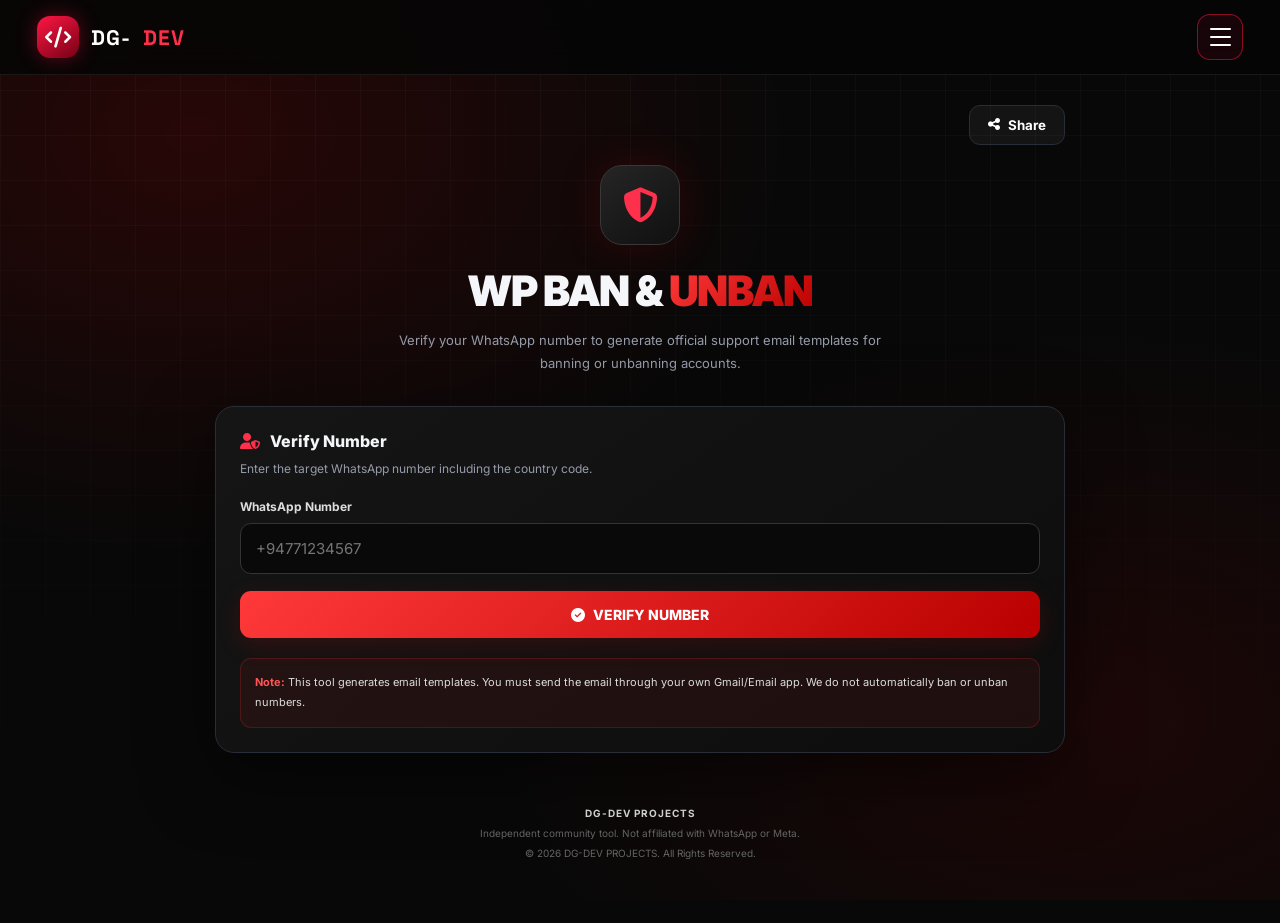
<file: wp-ban-unban.html>
<!DOCTYPE html>
<html lang="en">
<head>
<meta charset="UTF-8">
<meta name="viewport" content="width=device-width, initial-scale=1.0">
<meta name="theme-color" content="#080808">
<title>WP Ban & Unban - DG-DEV PROJECTS</title>

<link rel="preconnect" href="https://fonts.googleapis.com">
<link rel="preconnect" href="https://fonts.gstatic.com" crossorigin>
<link href="https://fonts.googleapis.com/css2?family=Inter:wght@400;500;600;700;800;900&family=Noto+Sans+Sinhala:wght@400;500;600;700&family=Space+Grotesk:wght@400;500;600;700&display=swap" rel="stylesheet">
<link rel="stylesheet" href="https://cdnjs.cloudflare.com/ajax/libs/font-awesome/6.7.2/css/all.min.css">

<style>
:root {
  --bg: #080808;
  --panel: #111319;
  --panel2: #171a22;
  --line: #292d38;
  --text: #f5f6fa;
  --muted: #969baa;
  --red: #ff304b;
  --red2: #c90d2d;
  --white: #fff;
  --green: #42d392;
  --shadow: 0 22px 70px rgba(0,0,0,0.5);
}

* { box-sizing: border-box; margin: 0; padding: 0; }
html { scroll-behavior: smooth; }
body {
  margin: 0;
  min-height: 100vh;
  color: var(--text);
  font-family: 'Inter', 'Noto Sans Sinhala', sans-serif;
  background: var(--bg);
  overflow-x: hidden;
}

button, input, textarea { font-family: inherit; }

/* =====================================
   HEADER & NAVIGATION
===================================== */
.header {
  width: 100%; height: 75px; position: sticky; top: 0; z-index: 1000;
  background: rgba(5,5,5,.85); backdrop-filter: blur(20px); border-bottom: 1px solid rgba(255,255,255,.08);
}
.header-inner {
  max-width: 1250px; height: 100%; margin: auto; padding: 0 22px;
  display: flex; align-items: center; justify-content: space-between;
}
.logo {
  display: flex; align-items: center; gap: 12px; font-family: 'Space Grotesk', sans-serif;
  font-size: 21px; font-weight: 800; letter-spacing: 1px; text-decoration: none; color: white;
}
.logo span { color: var(--red); }
.logo-icon {
  width: 42px; height: 42px; display: grid; place-items: center; border-radius: 13px;
  color: white; background: linear-gradient(145deg, #ff1744, #760015); box-shadow: 0 0 20px rgba(255,23,68,.35);
}
.menu-toggle {
  width: 46px; height: 46px; border-radius: 13px; border: 1px solid rgba(255,23,68,.5);
  background: rgba(255,23,68,.08); display: flex; flex-direction: column; justify-content: center;
  align-items: center; gap: 6px; transition: .3s; z-index: 1002;
}
.menu-toggle:hover { background: var(--red); box-shadow: 0 0 20px rgba(255,23,68,.5); }
.menu-toggle span { width: 21px; height: 2px; background: white; border-radius: 5px; transition: .3s; }
.menu-toggle.active span:nth-child(1) { transform: translateY(8px) rotate(45deg); }
.menu-toggle.active span:nth-child(2) { opacity: 0; transform: translateX(-10px); }
.menu-toggle.active span:nth-child(3) { transform: translateY(-8px) rotate(-45deg); }

.nav-overlay {
  position: fixed; inset: 0; z-index: 998; background: rgba(0,0,0,.7);
  opacity: 0; visibility: hidden; transition: .3s;
}
.nav-overlay.active { opacity: 1; visibility: visible; }
.side-menu {
  position: fixed; z-index: 1001; top: 0; right: -360px; width: 320px; max-width: 85%;
  height: 100vh; padding: 100px 22px 30px; background: rgba(10,10,10,.97);
  backdrop-filter: blur(20px); border-left: 1px solid rgba(255,23,68,.25);
  transition: .4s cubic-bezier(.77,0,.18,1); overflow-y: auto;
}
.side-menu.active { right: 0; }
.menu-heading { color: var(--red); font-family: 'Space Grotesk', sans-serif; font-size: 12px; letter-spacing: 3px; margin-bottom: 20px; }
.menu-link {
  display: flex; align-items: center; gap: 15px; padding: 15px; margin-bottom: 9px;
  background: rgba(255,255,255,.035); border: 1px solid rgba(255,255,255,.06);
  border-radius: 12px; color: #ddd; font-size: 14px; transition: .3s; text-decoration: none;
}
.menu-link i { width: 22px; text-align: center; color: var(--red); font-size: 16px; }
.menu-link:hover { background: rgba(255,23,68,.12); border-color: var(--red); transform: translateX(-5px); color: white; }
.menu-link.active { background: rgba(255,23,68,.15); border-color: var(--red); color: #fff; }
.menu-label { padding: 18px 5px 8px; color: #ff536f; font-family: 'Space Grotesk', sans-serif; font-size: 11px; letter-spacing: 2px; }

/* =====================================
   NEW RED NEON LOADER
===================================== */
.dgdev-loader-overlay {
  position: fixed; inset: 0; background: var(--bg);
  display: flex; flex-direction: column; align-items: center;
  justify-content: center; gap: 25px; z-index: 99999;
  transition: opacity 0.5s ease, visibility 0.5s ease;
}
.dgdev-loader-overlay.hidden { opacity: 0; visibility: hidden; }
.loader-wrapper { position: relative; width: 100px; height: 100px; }
.loader-wrapper .inner {
  position: absolute; box-sizing: border-box; width: 100%; height: 100%;
  border-radius: 50%; border: 4px solid transparent;
}
.loader-wrapper .inner.one { border-top-color: #ff1744; border-right-color: #ff1744; animation: rotate-one 1s linear infinite; }
.loader-wrapper .inner.two { border-bottom-color: #ff003c; border-left-color: #ff003c; animation: rotate-two 1s linear infinite; }
.loader-wrapper .inner.three { border-top-color: #ff526d; border-right-color: #ff526d; animation: rotate-three 1s linear infinite; }
@keyframes rotate-one { 0% { transform: rotateX(35deg) rotateY(-45deg) rotateZ(0deg); } 100% { transform: rotateX(35deg) rotateY(-45deg) rotateZ(360deg); } }
@keyframes rotate-two { 0% { transform: rotateX(50deg) rotateY(10deg) rotateZ(0deg); } 100% { transform: rotateX(50deg) rotateY(10deg) rotateZ(360deg); } }
@keyframes rotate-three { 0% { transform: rotateX(35deg) rotateY(55deg) rotateZ(0deg); } 100% { transform: rotateX(35deg) rotateY(55deg) rotateZ(360deg); } }
.loader-brand {
  font-family: 'Space Grotesk', sans-serif; font-size: 16px; font-weight: 700; letter-spacing: 3px;
  color: var(--red); animation: pulse 1.5s ease-in-out infinite;
}
@keyframes pulse { 0%, 100% { opacity: 0.7; } 50% { opacity: 1; } }

/* =====================================
   BACKGROUND & LAYOUT
===================================== */
.animated-bg {
  position: fixed; inset: 0; z-index: -2; overflow: hidden;
  background: radial-gradient(ellipse at 15% 15%, rgba(255,0,0,.13), transparent 40%),
              radial-gradient(ellipse at 85% 80%, rgba(180,0,0,.12), transparent 40%), #080808;
}
.animated-bg::before {
  content: ""; position: absolute; inset: 0;
  background-image: linear-gradient(rgba(255,255,255,.03) 1px, transparent 1px),
                    linear-gradient(90deg, rgba(255,255,255,.03) 1px, transparent 1px);
  background-size: 45px 45px; mask-image: linear-gradient(to bottom, black, transparent);
}

.wrap { width: min(100% - 32px, 850px); margin: auto; padding: 30px 0 60px; }

/* TOP BAR WITH SHARE BUTTON */
.top-actions { display: flex; justify-content: flex-end; margin-bottom: 20px; }
.share-btn {
  border: 1px solid var(--line); background: rgba(255,255,255,0.05); color: white;
  padding: 11px 18px; border-radius: 11px; cursor: pointer; font-weight: 700;
  display: flex; align-items: center; gap: 8px; transition: .25s;
}
.share-btn:hover { border-color: var(--red); background: rgba(255,48,75,.1); }

/* HERO */
.hero { text-align: center; margin-bottom: 30px; animation: fadeUp .8s ease both; }
.hero-icon {
  width: 80px; height: 80px; margin: 0 auto 20px; border-radius: 22px;
  background: linear-gradient(145deg, #252525, #101010); border: 1px solid #383838;
  display: grid; place-items: center; font-size: 35px; color: var(--red);
  box-shadow: 0 0 45px rgba(255,0,0,.13); animation: pulse 3s infinite;
}
@keyframes pulse { 50% { box-shadow: 0 0 50px rgba(255,0,0,.3); } }
h1 { font-size: clamp(26px, 6vw, 42px); font-weight: 900; letter-spacing: -1.5px; }
h1 span { background: linear-gradient(135deg, #ff3939, #b90000); -webkit-background-clip: text; color: transparent; }
.hero p { color: var(--muted); max-width: 520px; margin: 13px auto 0; font-size: 13px; line-height: 1.8; }
@keyframes fadeUp { from { opacity: 0; transform: translateY(20px); } to { opacity: 1; transform: translateY(0); } }

/* MAIN CARD */
.card {
  background: linear-gradient(145deg, #151515, #0d0d0d);
  border: 1px solid var(--line); border-radius: 19px; padding: 24px;
  margin-bottom: 20px; box-shadow: var(--shadow); animation: fadeUp .7s ease both;
}
.card-title { font-size: 16px; font-weight: 800; margin-bottom: 8px; display: flex; align-items: center; gap: 10px;}
.card-title i { color: var(--red); }
.card-desc { color: var(--muted); font-size: 12px; line-height: 1.7; margin-bottom: 20px; }

.label { display: block; font-size: 12px; font-weight: 700; margin-bottom: 9px; color: #ddd; }
.input {
  width: 100%; padding: 15px; background: #090909; color: white;
  border: 1px solid #333; border-radius: 11px; outline: none; transition: .25s; font-size: 15px;
}
.input:focus { border-color: var(--red); box-shadow: 0 0 0 3px rgba(255,0,0,.1); }
.form-group { margin-bottom: 17px; }

.btn {
  width: 100%; padding: 15px; border: 0; border-radius: 11px;
  background: linear-gradient(135deg, #ff3939, #b90000); color: white;
  font-weight: 800; font-size: 14px; transition: .25s;
  box-shadow: 0 7px 25px rgba(255,0,0,.15); display: flex; align-items: center; justify-content: center; gap: 8px;
}
.btn:hover { transform: translateY(-2px); box-shadow: 0 10px 30px rgba(255,0,0,.3); }

/* TABS */
.mode-tabs { display: flex; gap: 10px; margin-bottom: 20px; }
.mode-tab {
  flex: 1; padding: 14px; background: #151515; border: 2px solid var(--line);
  border-radius: 12px; cursor: pointer; text-align: center; font-weight: 800; font-size: 14px; transition: all .2s;
}
.mode-tab.active.ban { background: rgba(255,48,75,.15); border-color: var(--red); color: #ff526d; }
.mode-tab.active.unban { background: rgba(34,197,94,.15); border-color: var(--green); color: var(--green); }

/* CODES GRID */
.codes-grid { display: grid; grid-template-columns: repeat(auto-fill, minmax(150px, 1fr)); gap: 10px; margin-top: 10px; }
.code-btn {
  padding: 14px 10px; background: #151515; border: 1px solid var(--line);
  border-radius: 10px; cursor: pointer; font-weight: 600; font-size: 12px;
  transition: all .2s; color: #ddd; text-align: left; display: flex; flex-direction: column; gap: 5px;
}
.code-btn:hover { background: rgba(255,255,255,0.05); transform: translateY(-2px); }
.code-btn.ban:hover { border-color: var(--red); box-shadow: 0 0 15px rgba(255,48,75,.2); }
.code-btn.unban:hover { border-color: var(--green); box-shadow: 0 0 15px rgba(34,197,94,.2); }
.code-title { font-weight: 800; font-size: 11px; letter-spacing: 0.5px; margin-bottom: 4px; }
.code-btn.ban .code-title { color: #ff526d; }
.code-btn.unban .code-title { color: var(--green); }
.code-desc { font-size: 10px; color: var(--muted); line-height: 1.4; }

.info {
  padding: 14px; background: rgba(255,40,40,.07); border: 1px solid rgba(255,40,40,.2);
  border-radius: 11px; color: #ddd; font-size: 11px; line-height: 1.8; margin-top: 20px;
}
.info strong { color: #ff5555; }

/* =====================================
   SHARE MODAL
===================================== */
.modal-overlay {
  position: fixed; inset: 0; z-index: 2000; display: none; align-items: center;
  justify-content: center; padding: 20px; background: rgba(0,0,0,.78); backdrop-filter: blur(9px);
}
.modal-overlay.show { display: flex; animation: fadeIn .2s ease; }
@keyframes fadeIn { from { opacity: 0; } to { opacity: 1; } }

.share-modal {
  width: 100%; max-width: 390px; padding: 25px; border-radius: 20px;
  background: linear-gradient(145deg, #1b1b1b, #0d0d0d);
  border: 1px solid rgba(255,50,50,.35);
  box-shadow: 0 20px 80px rgba(0,0,0,.65), 0 0 35px rgba(255,0,0,.08);
  position: relative; animation: modalUp .3s ease;
}
@keyframes modalUp { from { opacity: 0; transform: translateY(20px) scale(.96); } to { opacity: 1; transform: translateY(0) scale(1); } }

.close-modal {
  position: absolute; right: 15px; top: 15px; width: 33px; height: 33px;
  border-radius: 9px; border: 1px solid var(--line); background: #222; color: white; cursor: pointer;
}
.share-modal-icon {
  width: 57px; height: 57px; border-radius: 17px; display: grid; place-items: center;
  background: rgba(255,35,35,.14); color: var(--red); font-size: 24px; margin-bottom: 17px;
}
.share-modal h2 { font-family: 'Space Grotesk', sans-serif; font-size: 21px; margin-bottom: 8px; }
.share-modal p { color: var(--muted); font-size: 12px; line-height: 1.7; margin-bottom: 18px; }
.share-link-box { display: flex; gap: 7px; padding: 7px; border-radius: 11px; background: #080808; border: 1px solid var(--line); }
.share-link-box input { width: 100%; min-width: 0; border: none; outline: none; background: transparent; color: #eeeeee; padding: 7px; font-size: 11px; }
.share-copy { flex-shrink: 0; border: none; border-radius: 8px; padding: 10px 12px; background: var(--red); color: white; font-size: 11px; font-weight: 700; cursor: pointer; }
.modal-share-btn { width: 100%; margin-top: 12px; border: 1px solid var(--line); border-radius: 10px; padding: 12px; background: #202020; color: white; font-size: 12px; font-weight: 700; cursor: pointer; }
.modal-share-btn:hover { border-color: var(--red); }

/* TOAST */
.toast {
  position: fixed; z-index: 3000; left: 50%; bottom: 25px; transform: translate(-50%, 20px);
  opacity: 0; pointer-events: none; padding: 12px 18px; border-radius: 11px;
  background: #202020; border: 1px solid rgba(255,255,255,.12); color: white;
  font-size: 12px; font-weight: 600; text-align: center; box-shadow: 0 10px 35px rgba(0,0,0,.5);
  transition: .25s; max-width: calc(100% - 30px);
}
.toast.show { opacity: 1; transform: translate(-50%, 0); }

.footer { text-align: center; padding-top: 30px; color: #666; font-size: 10px; line-height: 2; }
.footer strong { color: #ddd; letter-spacing: 1px; }

@media(max-width: 500px) {
  .wrap { width: calc(100% - 24px); padding-top: 18px; }
  .card { padding: 19px; }
  .codes-grid { grid-template-columns: 1fr; }
  .hero { margin-bottom: 25px; }
}
</style>
</head>

<body>

<!-- NEW RED NEON LOADER -->
<div class="dgdev-loader-overlay" id="dgdev-loader">
  <div class="loader-wrapper">
    <div class="inner one"></div>
    <div class="inner two"></div>
    <div class="inner three"></div>
  </div>
  <div class="loader-brand">DG-DEV LOADING</div>
</div>

<!-- HEADER -->
<header class="header">
  <div class="header-inner">
    <a href="index.html" class="logo">
      <div class="logo-icon"><i class="fa-solid fa-code"></i></div>
      DG-<span>DEV</span>
    </a>
    <button class="menu-toggle" id="menuToggle" aria-label="Open menu" aria-expanded="false">
      <span></span><span></span><span></span>
    </button>
  </div>
</header>

<!-- MENU OVERLAY -->
<div class="nav-overlay" id="navOverlay"></div>

<!-- SIDE MENU -->
<nav class="side-menu" id="sideMenu">
  <div class="menu-heading">DG-DEV NAVIGATION</div>
  <a href="index.html" class="menu-link"><i class="fa-solid fa-house"></i> Home</a>
  <a href="profile.html" class="menu-link"><i class="fa-solid fa-user"></i> Profile</a>
  
  <div class="menu-label">PREMIUM TOOLS</div>
  <a href="image-cut.html" class="menu-link"><i class="fa-solid fa-object-group"></i> Image Cut</a>
  <a href="img-url-generator.html" class="menu-link"><i class="fa-solid fa-link"></i> Img URL Generator</a>
  <a href="av-url-generator.html" class="menu-link"><i class="fa-solid fa-clapperboard"></i> Audio & Video Gen</a>
  <a href="subtitle-translator.html" class="menu-link"><i class="fa-solid fa-language"></i> Subtitles Translator</a>
  <a href="subtitle-converter.html" class="menu-link"><i class="fa-solid fa-arrows-rotate"></i> Sub Converter</a>
  <a href="modz-downloader.html" class="menu-link"><i class="fa-solid fa-cloud-arrow-down"></i> Modz Downloader</a>
  <a href="social-downloader.html" class="menu-link"><i class="fa-solid fa-photo-film"></i> Social Downloader</a>
  <a href="wp-ban-unban.html" class="menu-link active"><i class="fa-solid fa-shield-halved"></i> WP Ban & Unban</a>
  <a href="whatsapp-report.html" class="menu-link"><i class="fa-brands fa-whatsapp"></i> WhatsApp Report</a>
  <a href="text-generator.html" class="menu-link"><i class="fa-solid fa-wand-magic-sparkles"></i> Text Generator</a>
  <a href="1xbet-signals.html" class="menu-link"><i class="fa-solid fa-chart-line"></i> 1x Bet Signals</a>
  <a href="crypto-course.html" class="menu-link"><i class="fa-brands fa-bitcoin"></i> Crypto Course</a>
  <a href="about.html" class="menu-link"><i class="fa-solid fa-circle-info"></i> About</a>
</nav>

<div class="animated-bg"></div>

<div class="wrap">

  <div class="top-actions">
    <button class="share-btn" id="shareOpen">
      <i class="fa-solid fa-share-nodes"></i> Share
    </button>
  </div>

  <section class="hero">
    <div class="hero-icon"><i class="fa-solid fa-shield-halved"></i></div>
    <h1>WP BAN & <span>UNBAN</span></h1>
    <p>Verify your WhatsApp number to generate official support email templates for banning or unbanning accounts.</p>
  </section>

  <section class="card" id="verifyCard">
    <h2 class="card-title"><i class="fa-solid fa-user-shield"></i> Verify Number</h2>
    <p class="card-desc">Enter the target WhatsApp number including the country code.</p>

    <div class="form-group">
      <label class="label" for="phone">WhatsApp Number</label>
      <input class="input" id="phone" type="tel" placeholder="+94771234567" autocomplete="tel">
    </div>

    <button class="btn" id="verifyBtn">
      <i class="fa-solid fa-circle-check"></i> VERIFY NUMBER
    </button>
    
    <div class="info">
      <strong>Note:</strong> This tool generates email templates. You must send the email through your own Gmail/Email app. We do not automatically ban or unban numbers.
    </div>
  </section>

  <section class="card" id="codesCard" style="display:none;">
    <h2 class="card-title"><i class="fa-solid fa-envelope"></i> Select Action</h2>
    <p class="card-desc">Tap any code below to open your email app with a pre-filled report message containing the number.</p>

    <div class="mode-tabs">
      <div class="mode-tab active ban" data-mode="ban">🚫 Ban Codes (20)</div>
      <div class="mode-tab" data-mode="unban">✅ Unban Codes (20)</div>
    </div>

    <div class="codes-grid" id="codesGrid"></div>
  </section>

  <footer class="footer">
    <strong>DG-DEV PROJECTS</strong><br>
    Independent community tool. Not affiliated with WhatsApp or Meta.<br>
    © 2026 DG-DEV PROJECTS. All Rights Reserved.
  </footer>

</div>

<!-- SHARE MODAL -->
<div class="modal-overlay" id="shareModal">
  <div class="share-modal">
    <button class="close-modal" id="closeModal" aria-label="Close">
      <i class="fa-solid fa-xmark"></i>
    </button>
    <div class="share-modal-icon">
      <i class="fa-solid fa-share-nodes"></i>
    </div>
    <h2>Share This Tool</h2>
    <p>Share the DG-DEV WP Ban & Unban tool with your friends. Copy the page link below.</p>
    
    <div class="share-link-box">
      <input type="text" id="shareUrl" readonly>
      <button class="share-copy" id="copyBtn">
        <i class="fa-regular fa-copy"></i> Copy
      </button>
    </div>
    
    <button class="modal-share-btn" id="nativeShare">
      <i class="fa-solid fa-arrow-up-from-bracket"></i> Share with other apps
    </button>
  </div>
</div>

<!-- TOAST -->
<div class="toast" id="toast"></div>

<script>
/* =====================================
   UI & NAVIGATION
===================================== */
window.addEventListener('load', function() {
  const loader = document.getElementById('dgdev-loader');
  if (loader) {
    setTimeout(() => {
      loader.classList.add('hidden');
      setTimeout(() => loader.remove(), 500);
    }, 600);
  }
});

const menuToggle = document.getElementById('menuToggle');
const sideMenu = document.getElementById('sideMenu');
const navOverlay = document.getElementById('navOverlay');

function toggleMenu() {
  const isOpen = sideMenu.classList.toggle('active');
  menuToggle.classList.toggle('active', isOpen);
  navOverlay.classList.toggle('active', isOpen);
  menuToggle.setAttribute('aria-expanded', isOpen);
  document.body.style.overflow = isOpen ? 'hidden' : '';
}

menuToggle.addEventListener('click', toggleMenu);
navOverlay.addEventListener('click', toggleMenu);

document.querySelectorAll('.menu-link').forEach(link => {
  link.addEventListener('click', () => {
    sideMenu.classList.remove('active');
    menuToggle.classList.remove('active');
    navOverlay.classList.remove('active');
    menuToggle.setAttribute('aria-expanded', 'false');
    document.body.style.overflow = '';
  });
});

document.addEventListener('keydown', e => {
  if(e.key === 'Escape') {
    sideMenu.classList.remove('active');
    menuToggle.classList.remove('active');
    navOverlay.classList.remove('active');
    document.body.style.overflow = '';
  }
});

/* =====================================
   BAN & UNBAN LOGIC
===================================== */
const $ = id => document.getElementById(id);
let currentPhone = "";
let currentMode = "ban";
let toastTimer;

function showToast(message, error = false) {
  const toast = $('toast');
  toast.textContent = message;
  toast.style.borderLeft = error ? '4px solid #ef4444' : '4px solid #22c55e';
  toast.classList.add('show');
  clearTimeout(toastTimer);
  toastTimer = setTimeout(() => {
    toast.classList.remove('show');
  }, 3000);
}

// 20 Ban Templates (Subject & Body)
const banCodes = [
  { title: "Code 01", sub: "Spam Messages", body: "This account is sending massive amounts of spam messages to my contacts." },
  { title: "Code 02", sub: "Fake Account", body: "This is a fake account impersonating a well-known person." },
  { title: "Code 03", sub: "Harassment", body: "The user is constantly harassing and threatening me." },
  { title: "Code 04", sub: "Scam / Fraud", body: "This account is trying to scam me by asking for money." },
  { title: "Code 05", sub: "Phishing Link", body: "The user is sending malicious phishing links." },
  { title: "Code 06", sub: "Inappropriate", body: "This account is sending inappropriate images and texts." },
  { title: "Code 07", sub: "Hacked Account", body: "This account appears to be hacked and is sending spam to everyone." },
  { title: "Code 08", sub: "OTP Scam", body: "The user is asking for my WhatsApp OTP code to hack my account." },
  { title: "Code 09", sub: "Illegal Goods", body: "The user is selling illegal items through WhatsApp." },
  { title: "Code 10", sub: "Abusive Language", body: "The user is using highly abusive and offensive language." },
  { title: "Code 11", sub: "Stolen Identity", body: "This account stole someone else's photos to create a fake profile." },
  { title: "Code 12", sub: "Crypto Scam", body: "The user is running a fake cryptocurrency investment scam." },
  { title: "Code 13", sub: "Job Scam", body: "This account is offering fake jobs and asking for registration fees." },
  { title: "Code 14", sub: "Underage", body: "I believe this account is being operated by an underage user." },
  { title: "Code 15", sub: "Impersonation", body: "This user is impersonating a business to steal customer data." },
  { title: "Code 16", sub: "Loan Scam", body: "The user is offering fake loans with high hidden interest rates." },
  { title: "Code 17", sub: "Malware", body: "The user sent me an APK file that contains malware." },
  { title: "Code 18", sub: "Repeated Contact", body: "I blocked this number but they keep messaging me from new accounts." },
  { title: "Code 19", sub: "Defamation", body: "The user is spreading false rumors about me in groups." },
  { title: "Code 20", sub: "Group Spam", body: "This user is adding hundreds of people to spam groups." }
];

// 20 Unban Templates (Subject & Body)
const unbanCodes = [
  { title: "Code 01", sub: "Wrongly Banned", body: "My account was banned by mistake. I have not violated any terms." },
  { title: "Code 02", sub: "Hacked", body: "My account was hacked and the hacker did the violations. Please restore my access." },
  { title: "Code 03", sub: "Business Use", body: "I use this number for my small business and I follow all rules. Please unban." },
  { title: "Code 04", sub: "False Report", body: "Someone reported my account falsely out of jealousy. Please review my chats." },
  { title: "Code 05", sub: "Family Contact", body: "This is my primary number for family contact. I haven't done anything wrong." },
  { title: "Code 06", sub: "No Spam", body: "I have never sent spam messages. My account was flagged automatically." },
  { title: "Code 07", sub: "Automated Error", body: "I believe an automated system wrongly banned my account. Please check manually." },
  { title: "Code 08", sub: "Old User", body: "I have been using WhatsApp for years without any issues. Please restore." },
  { title: "Code 09", sub: "Client Contact", body: "I communicate with my clients through this number. Unban please." },
  { title: "Code 10", sub: "Misunderstanding", body: "This is a complete misunderstanding. I did not break any rules." },
  { title: "Code 11", sub: "Data Loss", body: "I have important photos and messages. Please unban my number." },
  { title: "Code 12", sub: "Fraud Alert Error", body: "My account was mistakenly flagged for fraud. I am a genuine user." },
  { title: "Code 13", sub: "Appeal Review", body: "I kindly request a manual review of my account ban." },
  { title: "Code 14", sub: "New Account", body: "My new account got banned for no reason. Please help." },
  { title: "Code 15", sub: "Group Admin", body: "I am an admin of several community groups. I follow all guidelines." },
  { title: "Code 16", sub: "Second Number", body: "I use this as my secondary number. I haven't spammed anyone." },
  { title: "Code 17", sub: "Verification Needed", body: "Please verify my identity if needed, but unban my account." },
  { title: "Code 18", sub: "System Glitch", body: "I think there is a system glitch that caused this ban. Please fix it." },
  { title: "Code 19", sub: "Promise to Comply", body: "If I made any mistake unknowingly, I apologize. Please unban." },
  { title: "Code 20", sub: "Urgent Restore", body: "I need my account back urgently for work. Please lift the ban." }
];

// Verify Button
$('verifyBtn').addEventListener('click', () => {
  const rawPhone = $('phone').value.trim();
  const phone = rawPhone.replace(/[^\d+]/g, "");

  if (!/^\+?[1-9]\d{7,14}$/.test(phone)) {
    showToast("Please enter a valid international phone number.", true);
    return;
  }

  currentPhone = phone;
  $('verifyCard').style.display = "none";
  $('codesCard').style.display = "block";
  renderCodes();
  showToast("Number verified successfully!");
});

// Tab Switching
document.querySelectorAll('.mode-tab').forEach(tab => {
  tab.addEventListener('click', () => {
    document.querySelectorAll('.mode-tab').forEach(t => {
      t.classList.remove('active', 'ban', 'unban');
    });
    currentMode = tab.dataset.mode;
    tab.classList.add('active', currentMode);
    renderCodes();
  });
});

// Render Codes
function renderCodes() {
  const grid = $('codesGrid');
  grid.innerHTML = "";
  
  const codes = currentMode === 'ban' ? banCodes : unbanCodes;
  
  codes.forEach((code, index) => {
    const btn = document.createElement('button');
    btn.className = `code-btn ${currentMode}`;
    btn.innerHTML = `
      <div class="code-title">${code.title} - ${code.sub}</div>
      <div class="code-desc">${code.body.substring(0, 40)}...</div>
    `;
    
    btn.addEventListener('click', () => {
      sendEmail(currentPhone, currentMode, index, code);
    });
    
    grid.appendChild(btn);
  });
}

// Send Email Function
function sendEmail(phone, mode, index, codeData) {
  const action = mode === 'ban' ? 'Ban Request' : 'Unban Request';
  const subject = `WhatsApp ${action} - ${phone} (${codeData.title})`;
  
  const emailBody = `Hello WhatsApp Support,

I am writing to request a ${mode} for the following WhatsApp number.

Target Number: ${phone}
Action: ${action}
Reason Category: ${codeData.sub}

Details:
${codeData.body}

Please review this number and take appropriate action as per WhatsApp's Terms of Service.

Thank you,
A concerned user`;

  // Create mailto link (Opens Default Email App like Gmail)
  const mailtoLink = `mailto:support@support.whatsapp.com?subject=${encodeURIComponent(subject)}&body=${encodeURIComponent(emailBody)}`;
  
  window.location.href = mailtoLink;
  showToast(`Opening Email App for ${action}...`);
}

/* =====================================
   SHARE MODAL LOGIC
===================================== */
const shareModal = $('shareModal');
const shareUrlInput = $('shareUrl');
const PAGE_SHARE_URL = "https://dg-dev-livid.vercel.app/wp-ban-unban";

$('shareOpen').addEventListener('click', () => {
  shareUrlInput.value = PAGE_SHARE_URL;
  shareModal.classList.add('show');
});

$('closeModal').addEventListener('click', () => shareModal.classList.remove('show'));

shareModal.addEventListener('click', event => {
  if (event.target === shareModal) shareModal.classList.remove('show');
});

document.addEventListener('keydown', event => {
  if (event.key === 'Escape') shareModal.classList.remove('show');
});

$('copyBtn').addEventListener('click', async () => {
  try {
    await navigator.clipboard.writeText(PAGE_SHARE_URL);
    showToast('Page link copied successfully!');
    shareModal.classList.remove('show');
  } catch (err) {
    const temp = document.createElement('textarea');
    temp.value = PAGE_SHARE_URL;
    document.body.appendChild(temp);
    temp.select();
    document.execCommand('copy');
    temp.remove();
    showToast('Page link copied successfully!');
    shareModal.classList.remove('show');
  }
});

$('nativeShare').addEventListener('click', async () => {
  const shareData = {
    title: "DG-DEV WP Ban & Unban",
    text: "Ban or Unban WhatsApp numbers using DG-DEV.",
    url: PAGE_SHARE_URL
  };

  if (navigator.share) {
    try {
      await navigator.share(shareData);
    } catch (error) {
      if (error.name !== "AbortError") {
        showToast("Sharing was not completed.", true);
      }
    }
  } else {
    try {
      await navigator.clipboard.writeText(PAGE_SHARE_URL);
      showToast("Page link copied successfully!");
      shareModal.classList.remove('show');
    } catch (err) {
      showToast("Sharing is not supported on this browser.", true);
    }
  }
});
</script>

</body>
</html>
</file>
<file: style.css>
:root {
  --red: #ff1744;
  --red2: #ff003c;
  --black: #050505;
  --white: #fff;
  --gray: #a5a5a5;
  --bg-card: #0f111a;
}

* { margin: 0; padding: 0; box-sizing: border-box; }
html { scroll-behavior: smooth; }
body {
  background: var(--black);
  color: white;
  font-family: 'Outfit', sans-serif;
  overflow-x: hidden;
  min-height: 100vh;
}
a { text-decoration: none; color: inherit; }
button { font-family: inherit; cursor: pointer; }

/* BACKGROUND */
.home-bg {
  position: fixed; inset: 0; z-index: -2; overflow: hidden;
  background: radial-gradient(ellipse at 15% 20%, rgba(255,0,50,.15), transparent 45%),
              radial-gradient(ellipse at 85% 80%, rgba(255,0,50,.12), transparent 45%), #050505;
}
.home-bg::before {
  content: ""; position: absolute; inset: 0;
  background-image: linear-gradient(rgba(255,255,255,.035) 1px, transparent 1px),
                    linear-gradient(90deg, rgba(255,255,255,.035) 1px, transparent 1px);
  background-size: 45px 45px; animation: gridMove 15s linear infinite;
}
.home-bg::after {
  content: ""; position: absolute; inset: 0;
  background: radial-gradient(circle at center, transparent 10%, #050505 100%);
}
@keyframes gridMove { from { transform: translateY(0); } to { transform: translateY(45px); } }
.rgb-blob { position: absolute; border-radius: 50%; filter: blur(110px); animation: cyberBlob 12s infinite alternate ease-in-out; }
.blob-1 { width: 420px; height: 420px; background: rgba(255,0,55,.35); top: -10%; left: -10%; }
.blob-2 { width: 380px; height: 380px; background: rgba(180,0,25,.3); bottom: 0; right: -10%; animation-delay: -5s; }
.blob-3 { width: 250px; height: 250px; background: rgba(255,30,30,.2); top: 45%; left: 40%; animation-delay: -8s; }
@keyframes cyberBlob { to { transform: translate(70px, -60px) scale(1.3); } }

/* HEADER */
.header {
  width: 100%; height: 75px; position: sticky; top: 0; z-index: 1000;
  background: rgba(5,5,5,.85); backdrop-filter: blur(20px); border-bottom: 1px solid rgba(255,255,255,.08);
}
.header-inner {
  max-width: 1250px; height: 100%; margin: auto; padding: 0 22px;
  display: flex; align-items: center; justify-content: space-between;
}
.logo {
  display: flex; align-items: center; gap: 12px; font-family: 'Space Grotesk', sans-serif;
  font-size: 21px; font-weight: 800; letter-spacing: 1px;
}
.logo span { color: var(--red); }
.logo-icon {
  width: 42px; height: 42px; display: grid; place-items: center; border-radius: 13px;
  color: white; background: linear-gradient(145deg, #ff1744, #760015); box-shadow: 0 0 20px rgba(255,23,68,.35);
}

/* HAMBURGER */
.menu-toggle {
  width: 46px; height: 46px; border-radius: 13px; border: 1px solid rgba(255,23,68,.5);
  background: rgba(255,23,68,.08); display: flex; flex-direction: column; justify-content: center;
  align-items: center; gap: 6px; transition: .3s; z-index: 1002;
}
.menu-toggle:hover { background: var(--red); box-shadow: 0 0 20px rgba(255,23,68,.5); }
.menu-toggle span { width: 21px; height: 2px; background: white; border-radius: 5px; transition: .3s; }
.menu-toggle.active span:nth-child(1) { transform: translateY(8px) rotate(45deg); }
.menu-toggle.active span:nth-child(2) { opacity: 0; transform: translateX(-10px); }
.menu-toggle.active span:nth-child(3) { transform: translateY(-8px) rotate(-45deg); }

/* NAVIGATION */
.nav-overlay {
  position: fixed; inset: 0; z-index: 998; background: rgba(0,0,0,.7);
  opacity: 0; visibility: hidden; transition: .3s;
}
.nav-overlay.active { opacity: 1; visibility: visible; }
.side-menu {
  position: fixed; z-index: 1001; top: 0; right: -360px; width: 320px; max-width: 85%;
  height: 100vh; padding: 100px 22px 30px; background: rgba(10,10,10,.97);
  backdrop-filter: blur(20px); border-left: 1px solid rgba(255,23,68,.25);
  transition: .4s cubic-bezier(.77,0,.18,1); overflow-y: auto;
}
.side-menu.active { right: 0; }
.menu-heading { color: var(--red); font-family: 'Space Grotesk', sans-serif; font-size: 12px; letter-spacing: 3px; margin-bottom: 20px; }
.menu-link {
  display: flex; align-items: center; gap: 15px; padding: 15px; margin-bottom: 9px;
  background: rgba(255,255,255,.035); border: 1px solid rgba(255,255,255,.06);
  border-radius: 12px; color: #ddd; font-size: 14px; transition: .3s;
}
.menu-link i { width: 22px; text-align: center; color: var(--red); font-size: 16px; }
.menu-link:hover { background: rgba(255,23,68,.12); border-color: var(--red); transform: translateX(-5px); color: white; }
.menu-link.active { background: rgba(255,23,68,.15); border-color: var(--red); color: #fff; }
.menu-label { padding: 18px 5px 8px; color: #ff536f; font-family: 'Space Grotesk', sans-serif; font-size: 11px; letter-spacing: 2px; }

/* MAIN CONTAINER */
.page-container { max-width: 1250px; margin: auto; padding: 30px 22px 70px; }
.page-title { font-family: 'Space Grotesk', sans-serif; font-size: 2.5rem; font-weight: 700; margin-bottom: 10px; color: var(--red); }
.page-subtitle { color: var(--gray); margin-bottom: 30px; font-size: 1.05rem; }
.card { background: rgba(15,15,15,.8); border: 1px solid rgba(255,255,255,.08); backdrop-filter: blur(15px); border-radius: 20px; padding: 30px; box-shadow: 0 10px 30px rgba(0,0,0,0.5); }
.form-label { display: block; font-weight: 600; margin-bottom: 10px; font-size: 14px; color: #ddd; }
.form-group { margin-bottom: 24px; }

/* INPUTS */
input, textarea, select {
  width: 100%; background: #101010 !important; color: white !important;
  border: 1px solid #333 !important; border-radius: 12px !important; padding: 14px !important;
  outline: none; font-family: 'Outfit', sans-serif; transition: .3s;
}
input:focus, textarea:focus, select:focus { border-color: var(--red) !important; box-shadow: 0 0 15px rgba(255,23,68,.2); }
input::placeholder, textarea::placeholder { color: #777; }

/* BUTTONS */
.btn-primary {
  display: inline-flex; align-items: center; justify-content: center; gap: 10px;
  padding: 14px 28px; background: linear-gradient(110deg, #ff1744, #97001e);
  color: white; border: 1px solid var(--red); border-radius: 12px;
  font-family: 'Space Grotesk', sans-serif; font-weight: 700; font-size: 15px; cursor: pointer; transition: .3s;
}
.btn-primary:hover { transform: translateY(-3px); box-shadow: 0 0 25px rgba(255,23,68,.5); }
.btn-primary:disabled { opacity: .5; cursor: not-allowed; transform: none; }
.btn-secondary {
  display: inline-flex; align-items: center; gap: 8px; padding: 12px 20px;
  background: rgba(255,255,255,.05); color: white; border: 1px solid rgba(255,255,255,.1);
  border-radius: 10px; font-weight: 600; cursor: pointer; font-family: 'Outfit', sans-serif; transition: .3s;
}
.btn-secondary:hover { background: rgba(255,23,68,.1); border-color: var(--red); }

/* TOAST */
.toast {
  position: fixed; bottom: 30px; left: 50%; transform: translateX(-50%) translateY(100px);
  background: #1a1a1a; color: #fff; padding: 14px 28px; border-radius: 12px;
  border: 1px solid var(--red); box-shadow: 0 10px 30px rgba(255,23,68,.2);
  font-weight: 500; opacity: 0; transition: all .4s; z-index: 10000;
}
.toast.show { opacity: 1; transform: translateX(-50%) translateY(0); }
.toast.success { border-left: 4px solid #22c55e; }
.toast.error { border-left: 4px solid var(--red); }

/* FOOTER */
.footer { margin-top: 75px; padding: 25px 15px; text-align: center; border-top: 1px solid rgba(255,255,255,.08); color: #888; font-size: 12px; }
.footer span { color: var(--red); font-weight: 700; }

/* LOADER */
.dgdev-loader-overlay { position: fixed; inset: 0; background: var(--black); display: flex; flex-direction: column; align-items: center; justify-content: center; gap: 20px; z-index: 99999; transition: opacity .5s, visibility .5s; }
.dgdev-loader-overlay.hidden { opacity: 0; visibility: hidden; }
.loader { width: 50px; height: 50px; border: 3px solid rgba(255,23,68,.2); border-top-color: var(--red); border-radius: 50%; animation: spin 1s linear infinite; }
@keyframes spin { to { transform: rotate(360deg); } }
.loader-brand { font-family: 'Space Grotesk', sans-serif; font-size: 18px; font-weight: 700; letter-spacing: 2px; color: var(--red); animation: pulse 1.5s infinite; }
@keyframes pulse { 0%,100% { opacity: .5; } 50% { opacity: 1; } }

@media(max-width: 640px) {
  .header { height: 67px; }
  .page-container { padding: 25px 15px 50px; }
  .logo { font-size: 18px; }
  .page-title { font-size: 2rem; }
}
</file>
